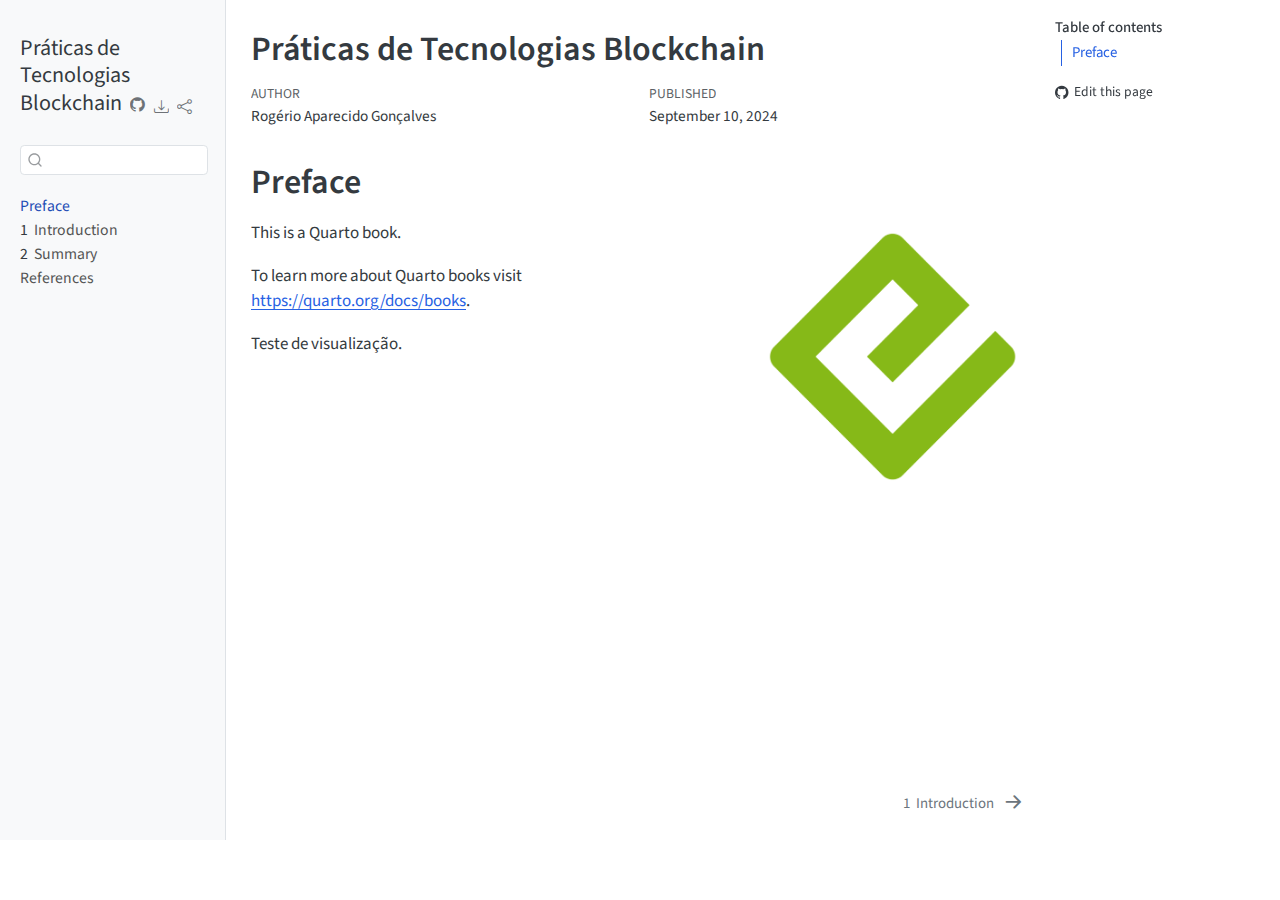
<file: index.html>
<!DOCTYPE html>
<html xmlns="http://www.w3.org/1999/xhtml" lang="en" xml:lang="en"><head>

<meta charset="utf-8">
<meta name="generator" content="quarto-1.5.57">

<meta name="viewport" content="width=device-width, initial-scale=1.0, user-scalable=yes">

<meta name="author" content="Rogério Aparecido Gonçalves">
<meta name="dcterms.date" content="2024-09-10">

<title>Práticas de Tecnologias Blockchain</title>
<style>
code{white-space: pre-wrap;}
span.smallcaps{font-variant: small-caps;}
div.columns{display: flex; gap: min(4vw, 1.5em);}
div.column{flex: auto; overflow-x: auto;}
div.hanging-indent{margin-left: 1.5em; text-indent: -1.5em;}
ul.task-list{list-style: none;}
ul.task-list li input[type="checkbox"] {
  width: 0.8em;
  margin: 0 0.8em 0.2em -1em; /* quarto-specific, see https://github.com/quarto-dev/quarto-cli/issues/4556 */ 
  vertical-align: middle;
}
</style>


<script src="site_libs/quarto-nav/quarto-nav.js"></script>
<script src="site_libs/quarto-nav/headroom.min.js"></script>
<script src="site_libs/clipboard/clipboard.min.js"></script>
<script src="site_libs/quarto-search/autocomplete.umd.js"></script>
<script src="site_libs/quarto-search/fuse.min.js"></script>
<script src="site_libs/quarto-search/quarto-search.js"></script>
<meta name="quarto:offset" content="./">
<link href="./intro.html" rel="next">
<script src="site_libs/quarto-html/quarto.js"></script>
<script src="site_libs/quarto-html/popper.min.js"></script>
<script src="site_libs/quarto-html/tippy.umd.min.js"></script>
<script src="site_libs/quarto-html/anchor.min.js"></script>
<link href="site_libs/quarto-html/tippy.css" rel="stylesheet">
<link href="site_libs/quarto-html/quarto-syntax-highlighting.css" rel="stylesheet" id="quarto-text-highlighting-styles">
<script src="site_libs/bootstrap/bootstrap.min.js"></script>
<link href="site_libs/bootstrap/bootstrap-icons.css" rel="stylesheet">
<link href="site_libs/bootstrap/bootstrap.min.css" rel="stylesheet" id="quarto-bootstrap" data-mode="light">
<script id="quarto-search-options" type="application/json">{
  "location": "sidebar",
  "copy-button": false,
  "collapse-after": 3,
  "panel-placement": "start",
  "type": "textbox",
  "limit": 50,
  "keyboard-shortcut": [
    "f",
    "/",
    "s"
  ],
  "show-item-context": false,
  "language": {
    "search-no-results-text": "No results",
    "search-matching-documents-text": "matching documents",
    "search-copy-link-title": "Copy link to search",
    "search-hide-matches-text": "Hide additional matches",
    "search-more-match-text": "more match in this document",
    "search-more-matches-text": "more matches in this document",
    "search-clear-button-title": "Clear",
    "search-text-placeholder": "",
    "search-detached-cancel-button-title": "Cancel",
    "search-submit-button-title": "Submit",
    "search-label": "Search"
  }
}</script>
<script async="" src="https://hypothes.is/embed.js"></script>
<script>
  window.document.addEventListener("DOMContentLoaded", function (_event) {
    document.body.classList.add('hypothesis-enabled');
  });
</script>


</head>

<body class="nav-sidebar docked">

<div id="quarto-search-results"></div>
  <header id="quarto-header" class="headroom fixed-top">
  <nav class="quarto-secondary-nav">
    <div class="container-fluid d-flex">
      <button type="button" class="quarto-btn-toggle btn" data-bs-toggle="collapse" role="button" data-bs-target=".quarto-sidebar-collapse-item" aria-controls="quarto-sidebar" aria-expanded="false" aria-label="Toggle sidebar navigation" onclick="if (window.quartoToggleHeadroom) { window.quartoToggleHeadroom(); }">
        <i class="bi bi-layout-text-sidebar-reverse"></i>
      </button>
        <nav class="quarto-page-breadcrumbs" aria-label="breadcrumb"><ol class="breadcrumb"><li class="breadcrumb-item"><a href="./index.html">Preface</a></li></ol></nav>
        <a class="flex-grow-1" role="navigation" data-bs-toggle="collapse" data-bs-target=".quarto-sidebar-collapse-item" aria-controls="quarto-sidebar" aria-expanded="false" aria-label="Toggle sidebar navigation" onclick="if (window.quartoToggleHeadroom) { window.quartoToggleHeadroom(); }">      
        </a>
      <button type="button" class="btn quarto-search-button" aria-label="Search" onclick="window.quartoOpenSearch();">
        <i class="bi bi-search"></i>
      </button>
    </div>
  </nav>
</header>
<!-- content -->
<div id="quarto-content" class="quarto-container page-columns page-rows-contents page-layout-article">
<!-- sidebar -->
  <nav id="quarto-sidebar" class="sidebar collapse collapse-horizontal quarto-sidebar-collapse-item sidebar-navigation docked overflow-auto">
    <div class="pt-lg-2 mt-2 text-left sidebar-header">
    <div class="sidebar-title mb-0 py-0">
      <a href="./">Práticas de Tecnologias Blockchain</a> 
        <div class="sidebar-tools-main tools-wide">
    <a href="https://github.com/rogerioag/praticas-tecnologias-blockchain" title="Source Code" class="quarto-navigation-tool px-1" aria-label="Source Code"><i class="bi bi-github"></i></a>
    <div class="dropdown">
      <a href="" title="Download" id="quarto-navigation-tool-dropdown-0" class="quarto-navigation-tool dropdown-toggle px-1" data-bs-toggle="dropdown" aria-expanded="false" role="link" aria-label="Download"><i class="bi bi-download"></i></a>
      <ul class="dropdown-menu" aria-labelledby="quarto-navigation-tool-dropdown-0">
          <li>
            <a class="dropdown-item sidebar-tools-main-item" href="./Práticas-de-Tecnologias-Blockchain.pdf">
              <i class="bi bi-file-pdf pe-1"></i>
            Download PDF
            </a>
          </li>
          <li>
            <a class="dropdown-item sidebar-tools-main-item" href="./Práticas-de-Tecnologias-Blockchain.epub">
              <i class="bi bi-journal pe-1"></i>
            Download ePub
            </a>
          </li>
      </ul>
    </div>
    <div class="dropdown">
      <a href="" title="Share" id="quarto-navigation-tool-dropdown-1" class="quarto-navigation-tool dropdown-toggle px-1" data-bs-toggle="dropdown" aria-expanded="false" role="link" aria-label="Share"><i class="bi bi-share"></i></a>
      <ul class="dropdown-menu" aria-labelledby="quarto-navigation-tool-dropdown-1">
          <li>
            <a class="dropdown-item sidebar-tools-main-item" href="https://twitter.com/intent/tweet?url=|url|">
              <i class="bi bi-twitter pe-1"></i>
            Twitter
            </a>
          </li>
          <li>
            <a class="dropdown-item sidebar-tools-main-item" href="https://www.facebook.com/sharer/sharer.php?u=|url|">
              <i class="bi bi-facebook pe-1"></i>
            Facebook
            </a>
          </li>
      </ul>
    </div>
</div>
    </div>
      </div>
        <div class="mt-2 flex-shrink-0 align-items-center">
        <div class="sidebar-search">
        <div id="quarto-search" class="" title="Search"></div>
        </div>
        </div>
    <div class="sidebar-menu-container"> 
    <ul class="list-unstyled mt-1">
        <li class="sidebar-item">
  <div class="sidebar-item-container"> 
  <a href="./index.html" class="sidebar-item-text sidebar-link active">
 <span class="menu-text">Preface</span></a>
  </div>
</li>
        <li class="sidebar-item">
  <div class="sidebar-item-container"> 
  <a href="./intro.html" class="sidebar-item-text sidebar-link">
 <span class="menu-text"><span class="chapter-number">1</span>&nbsp; <span class="chapter-title">Introduction</span></span></a>
  </div>
</li>
        <li class="sidebar-item">
  <div class="sidebar-item-container"> 
  <a href="./summary.html" class="sidebar-item-text sidebar-link">
 <span class="menu-text"><span class="chapter-number">2</span>&nbsp; <span class="chapter-title">Summary</span></span></a>
  </div>
</li>
        <li class="sidebar-item">
  <div class="sidebar-item-container"> 
  <a href="./references.html" class="sidebar-item-text sidebar-link">
 <span class="menu-text">References</span></a>
  </div>
</li>
    </ul>
    </div>
</nav>
<div id="quarto-sidebar-glass" class="quarto-sidebar-collapse-item" data-bs-toggle="collapse" data-bs-target=".quarto-sidebar-collapse-item"></div>
<!-- margin-sidebar -->
    <div id="quarto-margin-sidebar" class="sidebar margin-sidebar">
        <nav id="TOC" role="doc-toc" class="toc-active">
    <h2 id="toc-title">Table of contents</h2>
   
  <ul>
  <li><a href="#preface" id="toc-preface" class="nav-link active" data-scroll-target="#preface">Preface</a></li>
  </ul>
<div class="toc-actions"><ul><li><a href="https://github.com/rogerioag/praticas-tecnologias-blockchain/edit/main/index.qmd" class="toc-action"><i class="bi bi-github"></i>Edit this page</a></li></ul></div></nav>
    </div>
<!-- main -->
<main class="content" id="quarto-document-content">

<header id="title-block-header" class="quarto-title-block default">
<div class="quarto-title">
<h1 class="title">Práticas de Tecnologias Blockchain</h1>
</div>



<div class="quarto-title-meta">

    <div>
    <div class="quarto-title-meta-heading">Author</div>
    <div class="quarto-title-meta-contents">
             <p>Rogério Aparecido Gonçalves </p>
          </div>
  </div>
    
    <div>
    <div class="quarto-title-meta-heading">Published</div>
    <div class="quarto-title-meta-contents">
      <p class="date">September 10, 2024</p>
    </div>
  </div>
  
    
  </div>
  


</header>



<section id="preface" class="level1 unnumbered">
<h1 class="unnumbered">Preface</h1><p><img src="cover.png" title="Práticas de Tecnologias Blockchain" class="quarto-cover-image img-fluid" alt="Alternative text describing the book cover  "></p>
<p>This is a Quarto book.</p>
<p>To learn more about Quarto books visit <a href="https://quarto.org/docs/books" class="uri">https://quarto.org/docs/books</a>.</p>
<p>Teste de visualização.</p>


</section>

</main> <!-- /main -->
<script id="quarto-html-after-body" type="application/javascript">
window.document.addEventListener("DOMContentLoaded", function (event) {
  const toggleBodyColorMode = (bsSheetEl) => {
    const mode = bsSheetEl.getAttribute("data-mode");
    const bodyEl = window.document.querySelector("body");
    if (mode === "dark") {
      bodyEl.classList.add("quarto-dark");
      bodyEl.classList.remove("quarto-light");
    } else {
      bodyEl.classList.add("quarto-light");
      bodyEl.classList.remove("quarto-dark");
    }
  }
  const toggleBodyColorPrimary = () => {
    const bsSheetEl = window.document.querySelector("link#quarto-bootstrap");
    if (bsSheetEl) {
      toggleBodyColorMode(bsSheetEl);
    }
  }
  toggleBodyColorPrimary();  
  const icon = "";
  const anchorJS = new window.AnchorJS();
  anchorJS.options = {
    placement: 'right',
    icon: icon
  };
  anchorJS.add('.anchored');
  const isCodeAnnotation = (el) => {
    for (const clz of el.classList) {
      if (clz.startsWith('code-annotation-')) {                     
        return true;
      }
    }
    return false;
  }
  const onCopySuccess = function(e) {
    // button target
    const button = e.trigger;
    // don't keep focus
    button.blur();
    // flash "checked"
    button.classList.add('code-copy-button-checked');
    var currentTitle = button.getAttribute("title");
    button.setAttribute("title", "Copied!");
    let tooltip;
    if (window.bootstrap) {
      button.setAttribute("data-bs-toggle", "tooltip");
      button.setAttribute("data-bs-placement", "left");
      button.setAttribute("data-bs-title", "Copied!");
      tooltip = new bootstrap.Tooltip(button, 
        { trigger: "manual", 
          customClass: "code-copy-button-tooltip",
          offset: [0, -8]});
      tooltip.show();    
    }
    setTimeout(function() {
      if (tooltip) {
        tooltip.hide();
        button.removeAttribute("data-bs-title");
        button.removeAttribute("data-bs-toggle");
        button.removeAttribute("data-bs-placement");
      }
      button.setAttribute("title", currentTitle);
      button.classList.remove('code-copy-button-checked');
    }, 1000);
    // clear code selection
    e.clearSelection();
  }
  const getTextToCopy = function(trigger) {
      const codeEl = trigger.previousElementSibling.cloneNode(true);
      for (const childEl of codeEl.children) {
        if (isCodeAnnotation(childEl)) {
          childEl.remove();
        }
      }
      return codeEl.innerText;
  }
  const clipboard = new window.ClipboardJS('.code-copy-button:not([data-in-quarto-modal])', {
    text: getTextToCopy
  });
  clipboard.on('success', onCopySuccess);
  if (window.document.getElementById('quarto-embedded-source-code-modal')) {
    // For code content inside modals, clipBoardJS needs to be initialized with a container option
    // TODO: Check when it could be a function (https://github.com/zenorocha/clipboard.js/issues/860)
    const clipboardModal = new window.ClipboardJS('.code-copy-button[data-in-quarto-modal]', {
      text: getTextToCopy,
      container: window.document.getElementById('quarto-embedded-source-code-modal')
    });
    clipboardModal.on('success', onCopySuccess);
  }
    var localhostRegex = new RegExp(/^(?:http|https):\/\/localhost\:?[0-9]*\//);
    var mailtoRegex = new RegExp(/^mailto:/);
      var filterRegex = new RegExp('/' + window.location.host + '/');
    var isInternal = (href) => {
        return filterRegex.test(href) || localhostRegex.test(href) || mailtoRegex.test(href);
    }
    // Inspect non-navigation links and adorn them if external
 	var links = window.document.querySelectorAll('a[href]:not(.nav-link):not(.navbar-brand):not(.toc-action):not(.sidebar-link):not(.sidebar-item-toggle):not(.pagination-link):not(.no-external):not([aria-hidden]):not(.dropdown-item):not(.quarto-navigation-tool):not(.about-link)');
    for (var i=0; i<links.length; i++) {
      const link = links[i];
      if (!isInternal(link.href)) {
        // undo the damage that might have been done by quarto-nav.js in the case of
        // links that we want to consider external
        if (link.dataset.originalHref !== undefined) {
          link.href = link.dataset.originalHref;
        }
      }
    }
  function tippyHover(el, contentFn, onTriggerFn, onUntriggerFn) {
    const config = {
      allowHTML: true,
      maxWidth: 500,
      delay: 100,
      arrow: false,
      appendTo: function(el) {
          return el.parentElement;
      },
      interactive: true,
      interactiveBorder: 10,
      theme: 'quarto',
      placement: 'bottom-start',
    };
    if (contentFn) {
      config.content = contentFn;
    }
    if (onTriggerFn) {
      config.onTrigger = onTriggerFn;
    }
    if (onUntriggerFn) {
      config.onUntrigger = onUntriggerFn;
    }
    window.tippy(el, config); 
  }
  const noterefs = window.document.querySelectorAll('a[role="doc-noteref"]');
  for (var i=0; i<noterefs.length; i++) {
    const ref = noterefs[i];
    tippyHover(ref, function() {
      // use id or data attribute instead here
      let href = ref.getAttribute('data-footnote-href') || ref.getAttribute('href');
      try { href = new URL(href).hash; } catch {}
      const id = href.replace(/^#\/?/, "");
      const note = window.document.getElementById(id);
      if (note) {
        return note.innerHTML;
      } else {
        return "";
      }
    });
  }
  const xrefs = window.document.querySelectorAll('a.quarto-xref');
  const processXRef = (id, note) => {
    // Strip column container classes
    const stripColumnClz = (el) => {
      el.classList.remove("page-full", "page-columns");
      if (el.children) {
        for (const child of el.children) {
          stripColumnClz(child);
        }
      }
    }
    stripColumnClz(note)
    if (id === null || id.startsWith('sec-')) {
      // Special case sections, only their first couple elements
      const container = document.createElement("div");
      if (note.children && note.children.length > 2) {
        container.appendChild(note.children[0].cloneNode(true));
        for (let i = 1; i < note.children.length; i++) {
          const child = note.children[i];
          if (child.tagName === "P" && child.innerText === "") {
            continue;
          } else {
            container.appendChild(child.cloneNode(true));
            break;
          }
        }
        if (window.Quarto?.typesetMath) {
          window.Quarto.typesetMath(container);
        }
        return container.innerHTML
      } else {
        if (window.Quarto?.typesetMath) {
          window.Quarto.typesetMath(note);
        }
        return note.innerHTML;
      }
    } else {
      // Remove any anchor links if they are present
      const anchorLink = note.querySelector('a.anchorjs-link');
      if (anchorLink) {
        anchorLink.remove();
      }
      if (window.Quarto?.typesetMath) {
        window.Quarto.typesetMath(note);
      }
      // TODO in 1.5, we should make sure this works without a callout special case
      if (note.classList.contains("callout")) {
        return note.outerHTML;
      } else {
        return note.innerHTML;
      }
    }
  }
  for (var i=0; i<xrefs.length; i++) {
    const xref = xrefs[i];
    tippyHover(xref, undefined, function(instance) {
      instance.disable();
      let url = xref.getAttribute('href');
      let hash = undefined; 
      if (url.startsWith('#')) {
        hash = url;
      } else {
        try { hash = new URL(url).hash; } catch {}
      }
      if (hash) {
        const id = hash.replace(/^#\/?/, "");
        const note = window.document.getElementById(id);
        if (note !== null) {
          try {
            const html = processXRef(id, note.cloneNode(true));
            instance.setContent(html);
          } finally {
            instance.enable();
            instance.show();
          }
        } else {
          // See if we can fetch this
          fetch(url.split('#')[0])
          .then(res => res.text())
          .then(html => {
            const parser = new DOMParser();
            const htmlDoc = parser.parseFromString(html, "text/html");
            const note = htmlDoc.getElementById(id);
            if (note !== null) {
              const html = processXRef(id, note);
              instance.setContent(html);
            } 
          }).finally(() => {
            instance.enable();
            instance.show();
          });
        }
      } else {
        // See if we can fetch a full url (with no hash to target)
        // This is a special case and we should probably do some content thinning / targeting
        fetch(url)
        .then(res => res.text())
        .then(html => {
          const parser = new DOMParser();
          const htmlDoc = parser.parseFromString(html, "text/html");
          const note = htmlDoc.querySelector('main.content');
          if (note !== null) {
            // This should only happen for chapter cross references
            // (since there is no id in the URL)
            // remove the first header
            if (note.children.length > 0 && note.children[0].tagName === "HEADER") {
              note.children[0].remove();
            }
            const html = processXRef(null, note);
            instance.setContent(html);
          } 
        }).finally(() => {
          instance.enable();
          instance.show();
        });
      }
    }, function(instance) {
    });
  }
      let selectedAnnoteEl;
      const selectorForAnnotation = ( cell, annotation) => {
        let cellAttr = 'data-code-cell="' + cell + '"';
        let lineAttr = 'data-code-annotation="' +  annotation + '"';
        const selector = 'span[' + cellAttr + '][' + lineAttr + ']';
        return selector;
      }
      const selectCodeLines = (annoteEl) => {
        const doc = window.document;
        const targetCell = annoteEl.getAttribute("data-target-cell");
        const targetAnnotation = annoteEl.getAttribute("data-target-annotation");
        const annoteSpan = window.document.querySelector(selectorForAnnotation(targetCell, targetAnnotation));
        const lines = annoteSpan.getAttribute("data-code-lines").split(",");
        const lineIds = lines.map((line) => {
          return targetCell + "-" + line;
        })
        let top = null;
        let height = null;
        let parent = null;
        if (lineIds.length > 0) {
            //compute the position of the single el (top and bottom and make a div)
            const el = window.document.getElementById(lineIds[0]);
            top = el.offsetTop;
            height = el.offsetHeight;
            parent = el.parentElement.parentElement;
          if (lineIds.length > 1) {
            const lastEl = window.document.getElementById(lineIds[lineIds.length - 1]);
            const bottom = lastEl.offsetTop + lastEl.offsetHeight;
            height = bottom - top;
          }
          if (top !== null && height !== null && parent !== null) {
            // cook up a div (if necessary) and position it 
            let div = window.document.getElementById("code-annotation-line-highlight");
            if (div === null) {
              div = window.document.createElement("div");
              div.setAttribute("id", "code-annotation-line-highlight");
              div.style.position = 'absolute';
              parent.appendChild(div);
            }
            div.style.top = top - 2 + "px";
            div.style.height = height + 4 + "px";
            div.style.left = 0;
            let gutterDiv = window.document.getElementById("code-annotation-line-highlight-gutter");
            if (gutterDiv === null) {
              gutterDiv = window.document.createElement("div");
              gutterDiv.setAttribute("id", "code-annotation-line-highlight-gutter");
              gutterDiv.style.position = 'absolute';
              const codeCell = window.document.getElementById(targetCell);
              const gutter = codeCell.querySelector('.code-annotation-gutter');
              gutter.appendChild(gutterDiv);
            }
            gutterDiv.style.top = top - 2 + "px";
            gutterDiv.style.height = height + 4 + "px";
          }
          selectedAnnoteEl = annoteEl;
        }
      };
      const unselectCodeLines = () => {
        const elementsIds = ["code-annotation-line-highlight", "code-annotation-line-highlight-gutter"];
        elementsIds.forEach((elId) => {
          const div = window.document.getElementById(elId);
          if (div) {
            div.remove();
          }
        });
        selectedAnnoteEl = undefined;
      };
        // Handle positioning of the toggle
    window.addEventListener(
      "resize",
      throttle(() => {
        elRect = undefined;
        if (selectedAnnoteEl) {
          selectCodeLines(selectedAnnoteEl);
        }
      }, 10)
    );
    function throttle(fn, ms) {
    let throttle = false;
    let timer;
      return (...args) => {
        if(!throttle) { // first call gets through
            fn.apply(this, args);
            throttle = true;
        } else { // all the others get throttled
            if(timer) clearTimeout(timer); // cancel #2
            timer = setTimeout(() => {
              fn.apply(this, args);
              timer = throttle = false;
            }, ms);
        }
      };
    }
      // Attach click handler to the DT
      const annoteDls = window.document.querySelectorAll('dt[data-target-cell]');
      for (const annoteDlNode of annoteDls) {
        annoteDlNode.addEventListener('click', (event) => {
          const clickedEl = event.target;
          if (clickedEl !== selectedAnnoteEl) {
            unselectCodeLines();
            const activeEl = window.document.querySelector('dt[data-target-cell].code-annotation-active');
            if (activeEl) {
              activeEl.classList.remove('code-annotation-active');
            }
            selectCodeLines(clickedEl);
            clickedEl.classList.add('code-annotation-active');
          } else {
            // Unselect the line
            unselectCodeLines();
            clickedEl.classList.remove('code-annotation-active');
          }
        });
      }
  const findCites = (el) => {
    const parentEl = el.parentElement;
    if (parentEl) {
      const cites = parentEl.dataset.cites;
      if (cites) {
        return {
          el,
          cites: cites.split(' ')
        };
      } else {
        return findCites(el.parentElement)
      }
    } else {
      return undefined;
    }
  };
  var bibliorefs = window.document.querySelectorAll('a[role="doc-biblioref"]');
  for (var i=0; i<bibliorefs.length; i++) {
    const ref = bibliorefs[i];
    const citeInfo = findCites(ref);
    if (citeInfo) {
      tippyHover(citeInfo.el, function() {
        var popup = window.document.createElement('div');
        citeInfo.cites.forEach(function(cite) {
          var citeDiv = window.document.createElement('div');
          citeDiv.classList.add('hanging-indent');
          citeDiv.classList.add('csl-entry');
          var biblioDiv = window.document.getElementById('ref-' + cite);
          if (biblioDiv) {
            citeDiv.innerHTML = biblioDiv.innerHTML;
          }
          popup.appendChild(citeDiv);
        });
        return popup.innerHTML;
      });
    }
  }
});
</script>
<nav class="page-navigation">
  <div class="nav-page nav-page-previous">
  </div>
  <div class="nav-page nav-page-next">
      <a href="./intro.html" class="pagination-link" aria-label="Introduction">
        <span class="nav-page-text"><span class="chapter-number">1</span>&nbsp; <span class="chapter-title">Introduction</span></span> <i class="bi bi-arrow-right-short"></i>
      </a>
  </div>
</nav>
</div> <!-- /content -->




<footer class="footer"><div class="nav-footer"><div class="nav-footer-center"><div class="toc-actions d-sm-block d-md-none"><ul><li><a href="https://github.com/rogerioag/praticas-tecnologias-blockchain/edit/main/index.qmd" class="toc-action"><i class="bi bi-github"></i>Edit this page</a></li></ul></div></div></div></footer></body></html>
</file>
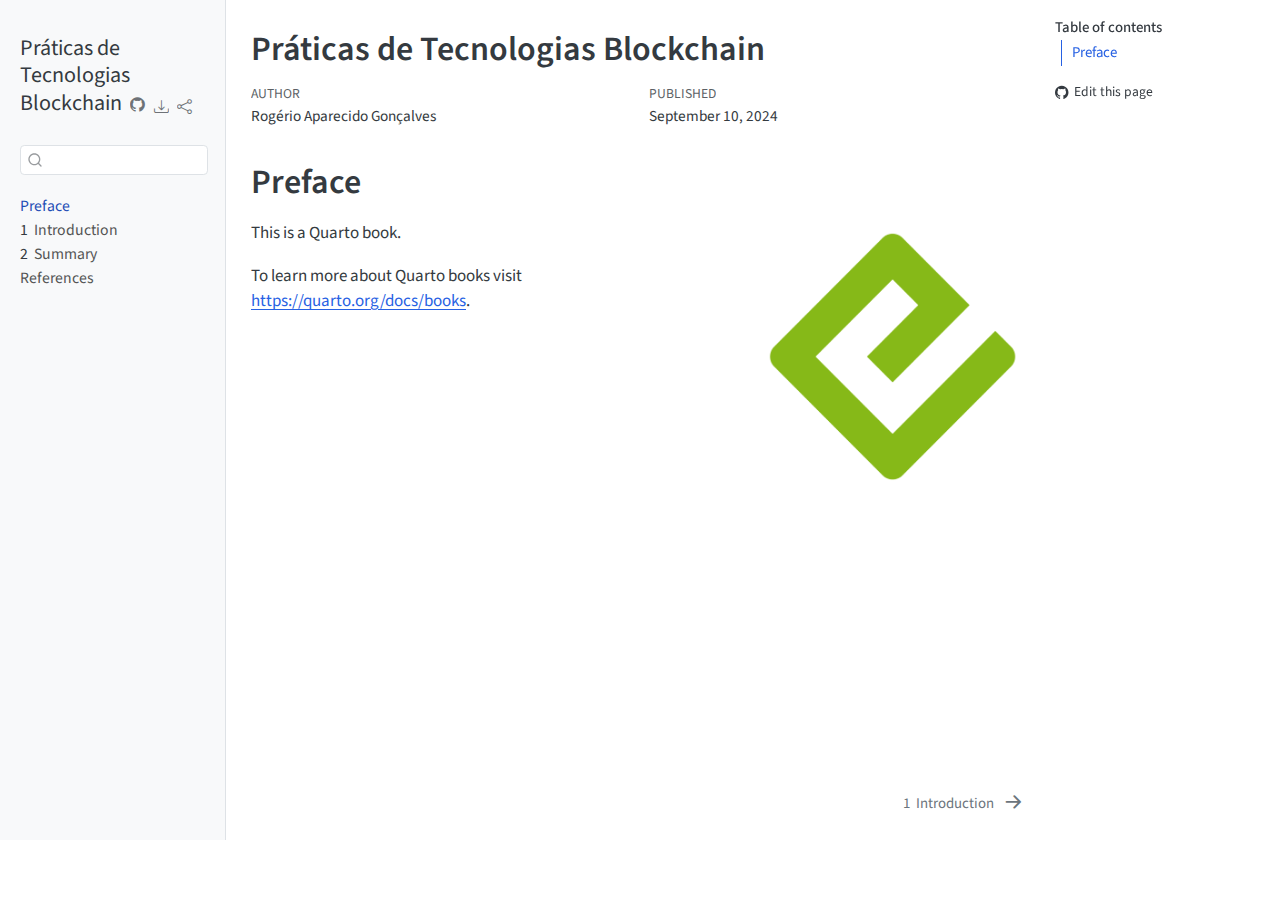
<file: _book/index.html>
<!DOCTYPE html>
<html xmlns="http://www.w3.org/1999/xhtml" lang="en" xml:lang="en"><head>

<meta charset="utf-8">
<meta name="generator" content="quarto-1.5.57">

<meta name="viewport" content="width=device-width, initial-scale=1.0, user-scalable=yes">

<meta name="author" content="Rogério Aparecido Gonçalves">
<meta name="dcterms.date" content="2024-09-10">

<title>Práticas de Tecnologias Blockchain</title>
<style>
code{white-space: pre-wrap;}
span.smallcaps{font-variant: small-caps;}
div.columns{display: flex; gap: min(4vw, 1.5em);}
div.column{flex: auto; overflow-x: auto;}
div.hanging-indent{margin-left: 1.5em; text-indent: -1.5em;}
ul.task-list{list-style: none;}
ul.task-list li input[type="checkbox"] {
  width: 0.8em;
  margin: 0 0.8em 0.2em -1em; /* quarto-specific, see https://github.com/quarto-dev/quarto-cli/issues/4556 */ 
  vertical-align: middle;
}
</style>


<script src="site_libs/quarto-nav/quarto-nav.js"></script>
<script src="site_libs/quarto-nav/headroom.min.js"></script>
<script src="site_libs/clipboard/clipboard.min.js"></script>
<script src="site_libs/quarto-search/autocomplete.umd.js"></script>
<script src="site_libs/quarto-search/fuse.min.js"></script>
<script src="site_libs/quarto-search/quarto-search.js"></script>
<meta name="quarto:offset" content="./">
<link href="./intro.html" rel="next">
<script src="site_libs/quarto-html/quarto.js"></script>
<script src="site_libs/quarto-html/popper.min.js"></script>
<script src="site_libs/quarto-html/tippy.umd.min.js"></script>
<script src="site_libs/quarto-html/anchor.min.js"></script>
<link href="site_libs/quarto-html/tippy.css" rel="stylesheet">
<link href="site_libs/quarto-html/quarto-syntax-highlighting.css" rel="stylesheet" id="quarto-text-highlighting-styles">
<script src="site_libs/bootstrap/bootstrap.min.js"></script>
<link href="site_libs/bootstrap/bootstrap-icons.css" rel="stylesheet">
<link href="site_libs/bootstrap/bootstrap.min.css" rel="stylesheet" id="quarto-bootstrap" data-mode="light">
<script id="quarto-search-options" type="application/json">{
  "location": "sidebar",
  "copy-button": false,
  "collapse-after": 3,
  "panel-placement": "start",
  "type": "textbox",
  "limit": 50,
  "keyboard-shortcut": [
    "f",
    "/",
    "s"
  ],
  "show-item-context": false,
  "language": {
    "search-no-results-text": "No results",
    "search-matching-documents-text": "matching documents",
    "search-copy-link-title": "Copy link to search",
    "search-hide-matches-text": "Hide additional matches",
    "search-more-match-text": "more match in this document",
    "search-more-matches-text": "more matches in this document",
    "search-clear-button-title": "Clear",
    "search-text-placeholder": "",
    "search-detached-cancel-button-title": "Cancel",
    "search-submit-button-title": "Submit",
    "search-label": "Search"
  }
}</script>
<script async="" src="https://hypothes.is/embed.js"></script>
<script>
  window.document.addEventListener("DOMContentLoaded", function (_event) {
    document.body.classList.add('hypothesis-enabled');
  });
</script>


</head>

<body class="nav-sidebar docked">

<div id="quarto-search-results"></div>
  <header id="quarto-header" class="headroom fixed-top">
  <nav class="quarto-secondary-nav">
    <div class="container-fluid d-flex">
      <button type="button" class="quarto-btn-toggle btn" data-bs-toggle="collapse" role="button" data-bs-target=".quarto-sidebar-collapse-item" aria-controls="quarto-sidebar" aria-expanded="false" aria-label="Toggle sidebar navigation" onclick="if (window.quartoToggleHeadroom) { window.quartoToggleHeadroom(); }">
        <i class="bi bi-layout-text-sidebar-reverse"></i>
      </button>
        <nav class="quarto-page-breadcrumbs" aria-label="breadcrumb"><ol class="breadcrumb"><li class="breadcrumb-item"><a href="./index.html">Preface</a></li></ol></nav>
        <a class="flex-grow-1" role="navigation" data-bs-toggle="collapse" data-bs-target=".quarto-sidebar-collapse-item" aria-controls="quarto-sidebar" aria-expanded="false" aria-label="Toggle sidebar navigation" onclick="if (window.quartoToggleHeadroom) { window.quartoToggleHeadroom(); }">      
        </a>
      <button type="button" class="btn quarto-search-button" aria-label="Search" onclick="window.quartoOpenSearch();">
        <i class="bi bi-search"></i>
      </button>
    </div>
  </nav>
</header>
<!-- content -->
<div id="quarto-content" class="quarto-container page-columns page-rows-contents page-layout-article">
<!-- sidebar -->
  <nav id="quarto-sidebar" class="sidebar collapse collapse-horizontal quarto-sidebar-collapse-item sidebar-navigation docked overflow-auto">
    <div class="pt-lg-2 mt-2 text-left sidebar-header">
    <div class="sidebar-title mb-0 py-0">
      <a href="./">Práticas de Tecnologias Blockchain</a> 
        <div class="sidebar-tools-main tools-wide">
    <a href="https://github.com/jjallaire/hopr/" title="Source Code" class="quarto-navigation-tool px-1" aria-label="Source Code"><i class="bi bi-github"></i></a>
    <div class="dropdown">
      <a href="" title="Download" id="quarto-navigation-tool-dropdown-0" class="quarto-navigation-tool dropdown-toggle px-1" data-bs-toggle="dropdown" aria-expanded="false" role="link" aria-label="Download"><i class="bi bi-download"></i></a>
      <ul class="dropdown-menu" aria-labelledby="quarto-navigation-tool-dropdown-0">
          <li>
            <a class="dropdown-item sidebar-tools-main-item" href="./Práticas-de-Tecnologias-Blockchain.pdf">
              <i class="bi bi-file-pdf pe-1"></i>
            Download PDF
            </a>
          </li>
          <li>
            <a class="dropdown-item sidebar-tools-main-item" href="./Práticas-de-Tecnologias-Blockchain.epub">
              <i class="bi bi-journal pe-1"></i>
            Download ePub
            </a>
          </li>
      </ul>
    </div>
    <div class="dropdown">
      <a href="" title="Share" id="quarto-navigation-tool-dropdown-1" class="quarto-navigation-tool dropdown-toggle px-1" data-bs-toggle="dropdown" aria-expanded="false" role="link" aria-label="Share"><i class="bi bi-share"></i></a>
      <ul class="dropdown-menu" aria-labelledby="quarto-navigation-tool-dropdown-1">
          <li>
            <a class="dropdown-item sidebar-tools-main-item" href="https://twitter.com/intent/tweet?url=|url|">
              <i class="bi bi-twitter pe-1"></i>
            Twitter
            </a>
          </li>
          <li>
            <a class="dropdown-item sidebar-tools-main-item" href="https://www.facebook.com/sharer/sharer.php?u=|url|">
              <i class="bi bi-facebook pe-1"></i>
            Facebook
            </a>
          </li>
      </ul>
    </div>
</div>
    </div>
      </div>
        <div class="mt-2 flex-shrink-0 align-items-center">
        <div class="sidebar-search">
        <div id="quarto-search" class="" title="Search"></div>
        </div>
        </div>
    <div class="sidebar-menu-container"> 
    <ul class="list-unstyled mt-1">
        <li class="sidebar-item">
  <div class="sidebar-item-container"> 
  <a href="./index.html" class="sidebar-item-text sidebar-link active">
 <span class="menu-text">Preface</span></a>
  </div>
</li>
        <li class="sidebar-item">
  <div class="sidebar-item-container"> 
  <a href="./intro.html" class="sidebar-item-text sidebar-link">
 <span class="menu-text"><span class="chapter-number">1</span>&nbsp; <span class="chapter-title">Introduction</span></span></a>
  </div>
</li>
        <li class="sidebar-item">
  <div class="sidebar-item-container"> 
  <a href="./summary.html" class="sidebar-item-text sidebar-link">
 <span class="menu-text"><span class="chapter-number">2</span>&nbsp; <span class="chapter-title">Summary</span></span></a>
  </div>
</li>
        <li class="sidebar-item">
  <div class="sidebar-item-container"> 
  <a href="./references.html" class="sidebar-item-text sidebar-link">
 <span class="menu-text">References</span></a>
  </div>
</li>
    </ul>
    </div>
</nav>
<div id="quarto-sidebar-glass" class="quarto-sidebar-collapse-item" data-bs-toggle="collapse" data-bs-target=".quarto-sidebar-collapse-item"></div>
<!-- margin-sidebar -->
    <div id="quarto-margin-sidebar" class="sidebar margin-sidebar">
        <nav id="TOC" role="doc-toc" class="toc-active">
    <h2 id="toc-title">Table of contents</h2>
   
  <ul>
  <li><a href="#preface" id="toc-preface" class="nav-link active" data-scroll-target="#preface">Preface</a></li>
  </ul>
<div class="toc-actions"><ul><li><a href="https://github.com/jjallaire/hopr/edit/main/index.qmd" class="toc-action"><i class="bi bi-github"></i>Edit this page</a></li></ul></div></nav>
    </div>
<!-- main -->
<main class="content" id="quarto-document-content">

<header id="title-block-header" class="quarto-title-block default">
<div class="quarto-title">
<h1 class="title">Práticas de Tecnologias Blockchain</h1>
</div>



<div class="quarto-title-meta">

    <div>
    <div class="quarto-title-meta-heading">Author</div>
    <div class="quarto-title-meta-contents">
             <p>Rogério Aparecido Gonçalves </p>
          </div>
  </div>
    
    <div>
    <div class="quarto-title-meta-heading">Published</div>
    <div class="quarto-title-meta-contents">
      <p class="date">September 10, 2024</p>
    </div>
  </div>
  
    
  </div>
  


</header>



<section id="preface" class="level1 unnumbered">
<h1 class="unnumbered">Preface</h1><p><img src="cover.png" title="Práticas de Tecnologias Blockchain" class="quarto-cover-image img-fluid" alt="Alternative text describing the book cover  "></p>
<p>This is a Quarto book.</p>
<p>To learn more about Quarto books visit <a href="https://quarto.org/docs/books" class="uri">https://quarto.org/docs/books</a>.</p>


</section>

</main> <!-- /main -->
<script id="quarto-html-after-body" type="application/javascript">
window.document.addEventListener("DOMContentLoaded", function (event) {
  const toggleBodyColorMode = (bsSheetEl) => {
    const mode = bsSheetEl.getAttribute("data-mode");
    const bodyEl = window.document.querySelector("body");
    if (mode === "dark") {
      bodyEl.classList.add("quarto-dark");
      bodyEl.classList.remove("quarto-light");
    } else {
      bodyEl.classList.add("quarto-light");
      bodyEl.classList.remove("quarto-dark");
    }
  }
  const toggleBodyColorPrimary = () => {
    const bsSheetEl = window.document.querySelector("link#quarto-bootstrap");
    if (bsSheetEl) {
      toggleBodyColorMode(bsSheetEl);
    }
  }
  toggleBodyColorPrimary();  
  const icon = "";
  const anchorJS = new window.AnchorJS();
  anchorJS.options = {
    placement: 'right',
    icon: icon
  };
  anchorJS.add('.anchored');
  const isCodeAnnotation = (el) => {
    for (const clz of el.classList) {
      if (clz.startsWith('code-annotation-')) {                     
        return true;
      }
    }
    return false;
  }
  const onCopySuccess = function(e) {
    // button target
    const button = e.trigger;
    // don't keep focus
    button.blur();
    // flash "checked"
    button.classList.add('code-copy-button-checked');
    var currentTitle = button.getAttribute("title");
    button.setAttribute("title", "Copied!");
    let tooltip;
    if (window.bootstrap) {
      button.setAttribute("data-bs-toggle", "tooltip");
      button.setAttribute("data-bs-placement", "left");
      button.setAttribute("data-bs-title", "Copied!");
      tooltip = new bootstrap.Tooltip(button, 
        { trigger: "manual", 
          customClass: "code-copy-button-tooltip",
          offset: [0, -8]});
      tooltip.show();    
    }
    setTimeout(function() {
      if (tooltip) {
        tooltip.hide();
        button.removeAttribute("data-bs-title");
        button.removeAttribute("data-bs-toggle");
        button.removeAttribute("data-bs-placement");
      }
      button.setAttribute("title", currentTitle);
      button.classList.remove('code-copy-button-checked');
    }, 1000);
    // clear code selection
    e.clearSelection();
  }
  const getTextToCopy = function(trigger) {
      const codeEl = trigger.previousElementSibling.cloneNode(true);
      for (const childEl of codeEl.children) {
        if (isCodeAnnotation(childEl)) {
          childEl.remove();
        }
      }
      return codeEl.innerText;
  }
  const clipboard = new window.ClipboardJS('.code-copy-button:not([data-in-quarto-modal])', {
    text: getTextToCopy
  });
  clipboard.on('success', onCopySuccess);
  if (window.document.getElementById('quarto-embedded-source-code-modal')) {
    // For code content inside modals, clipBoardJS needs to be initialized with a container option
    // TODO: Check when it could be a function (https://github.com/zenorocha/clipboard.js/issues/860)
    const clipboardModal = new window.ClipboardJS('.code-copy-button[data-in-quarto-modal]', {
      text: getTextToCopy,
      container: window.document.getElementById('quarto-embedded-source-code-modal')
    });
    clipboardModal.on('success', onCopySuccess);
  }
    var localhostRegex = new RegExp(/^(?:http|https):\/\/localhost\:?[0-9]*\//);
    var mailtoRegex = new RegExp(/^mailto:/);
      var filterRegex = new RegExp('/' + window.location.host + '/');
    var isInternal = (href) => {
        return filterRegex.test(href) || localhostRegex.test(href) || mailtoRegex.test(href);
    }
    // Inspect non-navigation links and adorn them if external
 	var links = window.document.querySelectorAll('a[href]:not(.nav-link):not(.navbar-brand):not(.toc-action):not(.sidebar-link):not(.sidebar-item-toggle):not(.pagination-link):not(.no-external):not([aria-hidden]):not(.dropdown-item):not(.quarto-navigation-tool):not(.about-link)');
    for (var i=0; i<links.length; i++) {
      const link = links[i];
      if (!isInternal(link.href)) {
        // undo the damage that might have been done by quarto-nav.js in the case of
        // links that we want to consider external
        if (link.dataset.originalHref !== undefined) {
          link.href = link.dataset.originalHref;
        }
      }
    }
  function tippyHover(el, contentFn, onTriggerFn, onUntriggerFn) {
    const config = {
      allowHTML: true,
      maxWidth: 500,
      delay: 100,
      arrow: false,
      appendTo: function(el) {
          return el.parentElement;
      },
      interactive: true,
      interactiveBorder: 10,
      theme: 'quarto',
      placement: 'bottom-start',
    };
    if (contentFn) {
      config.content = contentFn;
    }
    if (onTriggerFn) {
      config.onTrigger = onTriggerFn;
    }
    if (onUntriggerFn) {
      config.onUntrigger = onUntriggerFn;
    }
    window.tippy(el, config); 
  }
  const noterefs = window.document.querySelectorAll('a[role="doc-noteref"]');
  for (var i=0; i<noterefs.length; i++) {
    const ref = noterefs[i];
    tippyHover(ref, function() {
      // use id or data attribute instead here
      let href = ref.getAttribute('data-footnote-href') || ref.getAttribute('href');
      try { href = new URL(href).hash; } catch {}
      const id = href.replace(/^#\/?/, "");
      const note = window.document.getElementById(id);
      if (note) {
        return note.innerHTML;
      } else {
        return "";
      }
    });
  }
  const xrefs = window.document.querySelectorAll('a.quarto-xref');
  const processXRef = (id, note) => {
    // Strip column container classes
    const stripColumnClz = (el) => {
      el.classList.remove("page-full", "page-columns");
      if (el.children) {
        for (const child of el.children) {
          stripColumnClz(child);
        }
      }
    }
    stripColumnClz(note)
    if (id === null || id.startsWith('sec-')) {
      // Special case sections, only their first couple elements
      const container = document.createElement("div");
      if (note.children && note.children.length > 2) {
        container.appendChild(note.children[0].cloneNode(true));
        for (let i = 1; i < note.children.length; i++) {
          const child = note.children[i];
          if (child.tagName === "P" && child.innerText === "") {
            continue;
          } else {
            container.appendChild(child.cloneNode(true));
            break;
          }
        }
        if (window.Quarto?.typesetMath) {
          window.Quarto.typesetMath(container);
        }
        return container.innerHTML
      } else {
        if (window.Quarto?.typesetMath) {
          window.Quarto.typesetMath(note);
        }
        return note.innerHTML;
      }
    } else {
      // Remove any anchor links if they are present
      const anchorLink = note.querySelector('a.anchorjs-link');
      if (anchorLink) {
        anchorLink.remove();
      }
      if (window.Quarto?.typesetMath) {
        window.Quarto.typesetMath(note);
      }
      // TODO in 1.5, we should make sure this works without a callout special case
      if (note.classList.contains("callout")) {
        return note.outerHTML;
      } else {
        return note.innerHTML;
      }
    }
  }
  for (var i=0; i<xrefs.length; i++) {
    const xref = xrefs[i];
    tippyHover(xref, undefined, function(instance) {
      instance.disable();
      let url = xref.getAttribute('href');
      let hash = undefined; 
      if (url.startsWith('#')) {
        hash = url;
      } else {
        try { hash = new URL(url).hash; } catch {}
      }
      if (hash) {
        const id = hash.replace(/^#\/?/, "");
        const note = window.document.getElementById(id);
        if (note !== null) {
          try {
            const html = processXRef(id, note.cloneNode(true));
            instance.setContent(html);
          } finally {
            instance.enable();
            instance.show();
          }
        } else {
          // See if we can fetch this
          fetch(url.split('#')[0])
          .then(res => res.text())
          .then(html => {
            const parser = new DOMParser();
            const htmlDoc = parser.parseFromString(html, "text/html");
            const note = htmlDoc.getElementById(id);
            if (note !== null) {
              const html = processXRef(id, note);
              instance.setContent(html);
            } 
          }).finally(() => {
            instance.enable();
            instance.show();
          });
        }
      } else {
        // See if we can fetch a full url (with no hash to target)
        // This is a special case and we should probably do some content thinning / targeting
        fetch(url)
        .then(res => res.text())
        .then(html => {
          const parser = new DOMParser();
          const htmlDoc = parser.parseFromString(html, "text/html");
          const note = htmlDoc.querySelector('main.content');
          if (note !== null) {
            // This should only happen for chapter cross references
            // (since there is no id in the URL)
            // remove the first header
            if (note.children.length > 0 && note.children[0].tagName === "HEADER") {
              note.children[0].remove();
            }
            const html = processXRef(null, note);
            instance.setContent(html);
          } 
        }).finally(() => {
          instance.enable();
          instance.show();
        });
      }
    }, function(instance) {
    });
  }
      let selectedAnnoteEl;
      const selectorForAnnotation = ( cell, annotation) => {
        let cellAttr = 'data-code-cell="' + cell + '"';
        let lineAttr = 'data-code-annotation="' +  annotation + '"';
        const selector = 'span[' + cellAttr + '][' + lineAttr + ']';
        return selector;
      }
      const selectCodeLines = (annoteEl) => {
        const doc = window.document;
        const targetCell = annoteEl.getAttribute("data-target-cell");
        const targetAnnotation = annoteEl.getAttribute("data-target-annotation");
        const annoteSpan = window.document.querySelector(selectorForAnnotation(targetCell, targetAnnotation));
        const lines = annoteSpan.getAttribute("data-code-lines").split(",");
        const lineIds = lines.map((line) => {
          return targetCell + "-" + line;
        })
        let top = null;
        let height = null;
        let parent = null;
        if (lineIds.length > 0) {
            //compute the position of the single el (top and bottom and make a div)
            const el = window.document.getElementById(lineIds[0]);
            top = el.offsetTop;
            height = el.offsetHeight;
            parent = el.parentElement.parentElement;
          if (lineIds.length > 1) {
            const lastEl = window.document.getElementById(lineIds[lineIds.length - 1]);
            const bottom = lastEl.offsetTop + lastEl.offsetHeight;
            height = bottom - top;
          }
          if (top !== null && height !== null && parent !== null) {
            // cook up a div (if necessary) and position it 
            let div = window.document.getElementById("code-annotation-line-highlight");
            if (div === null) {
              div = window.document.createElement("div");
              div.setAttribute("id", "code-annotation-line-highlight");
              div.style.position = 'absolute';
              parent.appendChild(div);
            }
            div.style.top = top - 2 + "px";
            div.style.height = height + 4 + "px";
            div.style.left = 0;
            let gutterDiv = window.document.getElementById("code-annotation-line-highlight-gutter");
            if (gutterDiv === null) {
              gutterDiv = window.document.createElement("div");
              gutterDiv.setAttribute("id", "code-annotation-line-highlight-gutter");
              gutterDiv.style.position = 'absolute';
              const codeCell = window.document.getElementById(targetCell);
              const gutter = codeCell.querySelector('.code-annotation-gutter');
              gutter.appendChild(gutterDiv);
            }
            gutterDiv.style.top = top - 2 + "px";
            gutterDiv.style.height = height + 4 + "px";
          }
          selectedAnnoteEl = annoteEl;
        }
      };
      const unselectCodeLines = () => {
        const elementsIds = ["code-annotation-line-highlight", "code-annotation-line-highlight-gutter"];
        elementsIds.forEach((elId) => {
          const div = window.document.getElementById(elId);
          if (div) {
            div.remove();
          }
        });
        selectedAnnoteEl = undefined;
      };
        // Handle positioning of the toggle
    window.addEventListener(
      "resize",
      throttle(() => {
        elRect = undefined;
        if (selectedAnnoteEl) {
          selectCodeLines(selectedAnnoteEl);
        }
      }, 10)
    );
    function throttle(fn, ms) {
    let throttle = false;
    let timer;
      return (...args) => {
        if(!throttle) { // first call gets through
            fn.apply(this, args);
            throttle = true;
        } else { // all the others get throttled
            if(timer) clearTimeout(timer); // cancel #2
            timer = setTimeout(() => {
              fn.apply(this, args);
              timer = throttle = false;
            }, ms);
        }
      };
    }
      // Attach click handler to the DT
      const annoteDls = window.document.querySelectorAll('dt[data-target-cell]');
      for (const annoteDlNode of annoteDls) {
        annoteDlNode.addEventListener('click', (event) => {
          const clickedEl = event.target;
          if (clickedEl !== selectedAnnoteEl) {
            unselectCodeLines();
            const activeEl = window.document.querySelector('dt[data-target-cell].code-annotation-active');
            if (activeEl) {
              activeEl.classList.remove('code-annotation-active');
            }
            selectCodeLines(clickedEl);
            clickedEl.classList.add('code-annotation-active');
          } else {
            // Unselect the line
            unselectCodeLines();
            clickedEl.classList.remove('code-annotation-active');
          }
        });
      }
  const findCites = (el) => {
    const parentEl = el.parentElement;
    if (parentEl) {
      const cites = parentEl.dataset.cites;
      if (cites) {
        return {
          el,
          cites: cites.split(' ')
        };
      } else {
        return findCites(el.parentElement)
      }
    } else {
      return undefined;
    }
  };
  var bibliorefs = window.document.querySelectorAll('a[role="doc-biblioref"]');
  for (var i=0; i<bibliorefs.length; i++) {
    const ref = bibliorefs[i];
    const citeInfo = findCites(ref);
    if (citeInfo) {
      tippyHover(citeInfo.el, function() {
        var popup = window.document.createElement('div');
        citeInfo.cites.forEach(function(cite) {
          var citeDiv = window.document.createElement('div');
          citeDiv.classList.add('hanging-indent');
          citeDiv.classList.add('csl-entry');
          var biblioDiv = window.document.getElementById('ref-' + cite);
          if (biblioDiv) {
            citeDiv.innerHTML = biblioDiv.innerHTML;
          }
          popup.appendChild(citeDiv);
        });
        return popup.innerHTML;
      });
    }
  }
});
</script>
<nav class="page-navigation">
  <div class="nav-page nav-page-previous">
  </div>
  <div class="nav-page nav-page-next">
      <a href="./intro.html" class="pagination-link" aria-label="Introduction">
        <span class="nav-page-text"><span class="chapter-number">1</span>&nbsp; <span class="chapter-title">Introduction</span></span> <i class="bi bi-arrow-right-short"></i>
      </a>
  </div>
</nav>
</div> <!-- /content -->




<footer class="footer"><div class="nav-footer"><div class="nav-footer-center"><div class="toc-actions d-sm-block d-md-none"><ul><li><a href="https://github.com/jjallaire/hopr/edit/main/index.qmd" class="toc-action"><i class="bi bi-github"></i>Edit this page</a></li></ul></div></div></div></footer></body></html>
</file>
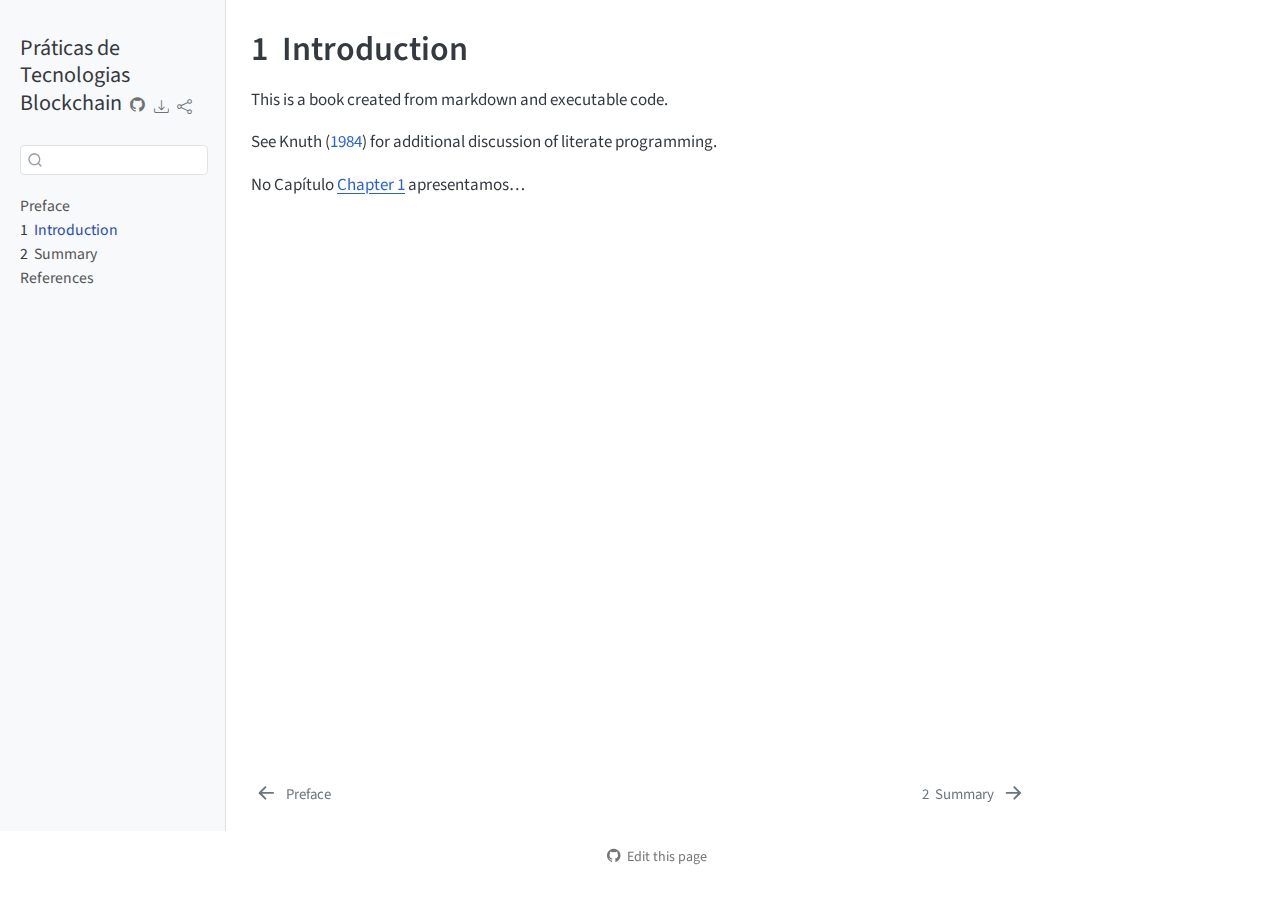
<file: intro.html>
<!DOCTYPE html>
<html xmlns="http://www.w3.org/1999/xhtml" lang="en" xml:lang="en"><head>

<meta charset="utf-8">
<meta name="generator" content="quarto-1.5.57">

<meta name="viewport" content="width=device-width, initial-scale=1.0, user-scalable=yes">


<title>1&nbsp; Introduction – Práticas de Tecnologias Blockchain</title>
<style>
code{white-space: pre-wrap;}
span.smallcaps{font-variant: small-caps;}
div.columns{display: flex; gap: min(4vw, 1.5em);}
div.column{flex: auto; overflow-x: auto;}
div.hanging-indent{margin-left: 1.5em; text-indent: -1.5em;}
ul.task-list{list-style: none;}
ul.task-list li input[type="checkbox"] {
  width: 0.8em;
  margin: 0 0.8em 0.2em -1em; /* quarto-specific, see https://github.com/quarto-dev/quarto-cli/issues/4556 */ 
  vertical-align: middle;
}
/* CSS for citations */
div.csl-bib-body { }
div.csl-entry {
  clear: both;
  margin-bottom: 0em;
}
.hanging-indent div.csl-entry {
  margin-left:2em;
  text-indent:-2em;
}
div.csl-left-margin {
  min-width:2em;
  float:left;
}
div.csl-right-inline {
  margin-left:2em;
  padding-left:1em;
}
div.csl-indent {
  margin-left: 2em;
}</style>


<script src="site_libs/quarto-nav/quarto-nav.js"></script>
<script src="site_libs/quarto-nav/headroom.min.js"></script>
<script src="site_libs/clipboard/clipboard.min.js"></script>
<script src="site_libs/quarto-search/autocomplete.umd.js"></script>
<script src="site_libs/quarto-search/fuse.min.js"></script>
<script src="site_libs/quarto-search/quarto-search.js"></script>
<meta name="quarto:offset" content="./">
<link href="./summary.html" rel="next">
<link href="./index.html" rel="prev">
<script src="site_libs/quarto-html/quarto.js"></script>
<script src="site_libs/quarto-html/popper.min.js"></script>
<script src="site_libs/quarto-html/tippy.umd.min.js"></script>
<script src="site_libs/quarto-html/anchor.min.js"></script>
<link href="site_libs/quarto-html/tippy.css" rel="stylesheet">
<link href="site_libs/quarto-html/quarto-syntax-highlighting.css" rel="stylesheet" id="quarto-text-highlighting-styles">
<script src="site_libs/bootstrap/bootstrap.min.js"></script>
<link href="site_libs/bootstrap/bootstrap-icons.css" rel="stylesheet">
<link href="site_libs/bootstrap/bootstrap.min.css" rel="stylesheet" id="quarto-bootstrap" data-mode="light">
<script id="quarto-search-options" type="application/json">{
  "location": "sidebar",
  "copy-button": false,
  "collapse-after": 3,
  "panel-placement": "start",
  "type": "textbox",
  "limit": 50,
  "keyboard-shortcut": [
    "f",
    "/",
    "s"
  ],
  "show-item-context": false,
  "language": {
    "search-no-results-text": "No results",
    "search-matching-documents-text": "matching documents",
    "search-copy-link-title": "Copy link to search",
    "search-hide-matches-text": "Hide additional matches",
    "search-more-match-text": "more match in this document",
    "search-more-matches-text": "more matches in this document",
    "search-clear-button-title": "Clear",
    "search-text-placeholder": "",
    "search-detached-cancel-button-title": "Cancel",
    "search-submit-button-title": "Submit",
    "search-label": "Search"
  }
}</script>
<script async="" src="https://hypothes.is/embed.js"></script>
<script>
  window.document.addEventListener("DOMContentLoaded", function (_event) {
    document.body.classList.add('hypothesis-enabled');
  });
</script>


</head>

<body class="nav-sidebar docked">

<div id="quarto-search-results"></div>
  <header id="quarto-header" class="headroom fixed-top">
  <nav class="quarto-secondary-nav">
    <div class="container-fluid d-flex">
      <button type="button" class="quarto-btn-toggle btn" data-bs-toggle="collapse" role="button" data-bs-target=".quarto-sidebar-collapse-item" aria-controls="quarto-sidebar" aria-expanded="false" aria-label="Toggle sidebar navigation" onclick="if (window.quartoToggleHeadroom) { window.quartoToggleHeadroom(); }">
        <i class="bi bi-layout-text-sidebar-reverse"></i>
      </button>
        <nav class="quarto-page-breadcrumbs" aria-label="breadcrumb"><ol class="breadcrumb"><li class="breadcrumb-item"><a href="./intro.html"><span class="chapter-number">1</span>&nbsp; <span class="chapter-title">Introduction</span></a></li></ol></nav>
        <a class="flex-grow-1" role="navigation" data-bs-toggle="collapse" data-bs-target=".quarto-sidebar-collapse-item" aria-controls="quarto-sidebar" aria-expanded="false" aria-label="Toggle sidebar navigation" onclick="if (window.quartoToggleHeadroom) { window.quartoToggleHeadroom(); }">      
        </a>
      <button type="button" class="btn quarto-search-button" aria-label="Search" onclick="window.quartoOpenSearch();">
        <i class="bi bi-search"></i>
      </button>
    </div>
  </nav>
</header>
<!-- content -->
<div id="quarto-content" class="quarto-container page-columns page-rows-contents page-layout-article">
<!-- sidebar -->
  <nav id="quarto-sidebar" class="sidebar collapse collapse-horizontal quarto-sidebar-collapse-item sidebar-navigation docked overflow-auto">
    <div class="pt-lg-2 mt-2 text-left sidebar-header">
    <div class="sidebar-title mb-0 py-0">
      <a href="./">Práticas de Tecnologias Blockchain</a> 
        <div class="sidebar-tools-main tools-wide">
    <a href="https://github.com/rogerioag/praticas-tecnologias-blockchain" title="Source Code" class="quarto-navigation-tool px-1" aria-label="Source Code"><i class="bi bi-github"></i></a>
    <div class="dropdown">
      <a href="" title="Download" id="quarto-navigation-tool-dropdown-0" class="quarto-navigation-tool dropdown-toggle px-1" data-bs-toggle="dropdown" aria-expanded="false" role="link" aria-label="Download"><i class="bi bi-download"></i></a>
      <ul class="dropdown-menu" aria-labelledby="quarto-navigation-tool-dropdown-0">
          <li>
            <a class="dropdown-item sidebar-tools-main-item" href="./Práticas-de-Tecnologias-Blockchain.pdf">
              <i class="bi bi-file-pdf pe-1"></i>
            Download PDF
            </a>
          </li>
          <li>
            <a class="dropdown-item sidebar-tools-main-item" href="./Práticas-de-Tecnologias-Blockchain.epub">
              <i class="bi bi-journal pe-1"></i>
            Download ePub
            </a>
          </li>
      </ul>
    </div>
    <div class="dropdown">
      <a href="" title="Share" id="quarto-navigation-tool-dropdown-1" class="quarto-navigation-tool dropdown-toggle px-1" data-bs-toggle="dropdown" aria-expanded="false" role="link" aria-label="Share"><i class="bi bi-share"></i></a>
      <ul class="dropdown-menu" aria-labelledby="quarto-navigation-tool-dropdown-1">
          <li>
            <a class="dropdown-item sidebar-tools-main-item" href="https://twitter.com/intent/tweet?url=|url|">
              <i class="bi bi-twitter pe-1"></i>
            Twitter
            </a>
          </li>
          <li>
            <a class="dropdown-item sidebar-tools-main-item" href="https://www.facebook.com/sharer/sharer.php?u=|url|">
              <i class="bi bi-facebook pe-1"></i>
            Facebook
            </a>
          </li>
      </ul>
    </div>
</div>
    </div>
      </div>
        <div class="mt-2 flex-shrink-0 align-items-center">
        <div class="sidebar-search">
        <div id="quarto-search" class="" title="Search"></div>
        </div>
        </div>
    <div class="sidebar-menu-container"> 
    <ul class="list-unstyled mt-1">
        <li class="sidebar-item">
  <div class="sidebar-item-container"> 
  <a href="./index.html" class="sidebar-item-text sidebar-link">
 <span class="menu-text">Preface</span></a>
  </div>
</li>
        <li class="sidebar-item">
  <div class="sidebar-item-container"> 
  <a href="./intro.html" class="sidebar-item-text sidebar-link active">
 <span class="menu-text"><span class="chapter-number">1</span>&nbsp; <span class="chapter-title">Introduction</span></span></a>
  </div>
</li>
        <li class="sidebar-item">
  <div class="sidebar-item-container"> 
  <a href="./summary.html" class="sidebar-item-text sidebar-link">
 <span class="menu-text"><span class="chapter-number">2</span>&nbsp; <span class="chapter-title">Summary</span></span></a>
  </div>
</li>
        <li class="sidebar-item">
  <div class="sidebar-item-container"> 
  <a href="./references.html" class="sidebar-item-text sidebar-link">
 <span class="menu-text">References</span></a>
  </div>
</li>
    </ul>
    </div>
</nav>
<div id="quarto-sidebar-glass" class="quarto-sidebar-collapse-item" data-bs-toggle="collapse" data-bs-target=".quarto-sidebar-collapse-item"></div>
<!-- margin-sidebar -->
    <div id="quarto-margin-sidebar" class="sidebar margin-sidebar zindex-bottom">
        
    </div>
<!-- main -->
<main class="content" id="quarto-document-content">

<header id="title-block-header" class="quarto-title-block default">
<div class="quarto-title">
<h1 class="title"><span id="sec-introduction" class="quarto-section-identifier"><span class="chapter-number">1</span>&nbsp; <span class="chapter-title">Introduction</span></span></h1>
</div>



<div class="quarto-title-meta">

    
  
    
  </div>
  


</header>


<p>This is a book created from markdown and executable code.</p>
<p>See <span class="citation" data-cites="knuth84">Knuth (<a href="references.html#ref-knuth84" role="doc-biblioref">1984</a>)</span> for additional discussion of literate programming.</p>
<p>No Capítulo <a href="#sec-introduction" class="quarto-xref"><span>Chapter 1</span></a> apresentamos…</p>


<div id="refs" class="references csl-bib-body hanging-indent" data-entry-spacing="0" role="list" style="display: none">
<div id="ref-knuth84" class="csl-entry" role="listitem">
Knuth, Donald E. 1984. <span>“Literate Programming.”</span> <em>Comput. J.</em> 27 (2): 97–111. <a href="https://doi.org/10.1093/comjnl/27.2.97">https://doi.org/10.1093/comjnl/27.2.97</a>.
</div>
</div>

</main> <!-- /main -->
<script id="quarto-html-after-body" type="application/javascript">
window.document.addEventListener("DOMContentLoaded", function (event) {
  const toggleBodyColorMode = (bsSheetEl) => {
    const mode = bsSheetEl.getAttribute("data-mode");
    const bodyEl = window.document.querySelector("body");
    if (mode === "dark") {
      bodyEl.classList.add("quarto-dark");
      bodyEl.classList.remove("quarto-light");
    } else {
      bodyEl.classList.add("quarto-light");
      bodyEl.classList.remove("quarto-dark");
    }
  }
  const toggleBodyColorPrimary = () => {
    const bsSheetEl = window.document.querySelector("link#quarto-bootstrap");
    if (bsSheetEl) {
      toggleBodyColorMode(bsSheetEl);
    }
  }
  toggleBodyColorPrimary();  
  const icon = "";
  const anchorJS = new window.AnchorJS();
  anchorJS.options = {
    placement: 'right',
    icon: icon
  };
  anchorJS.add('.anchored');
  const isCodeAnnotation = (el) => {
    for (const clz of el.classList) {
      if (clz.startsWith('code-annotation-')) {                     
        return true;
      }
    }
    return false;
  }
  const onCopySuccess = function(e) {
    // button target
    const button = e.trigger;
    // don't keep focus
    button.blur();
    // flash "checked"
    button.classList.add('code-copy-button-checked');
    var currentTitle = button.getAttribute("title");
    button.setAttribute("title", "Copied!");
    let tooltip;
    if (window.bootstrap) {
      button.setAttribute("data-bs-toggle", "tooltip");
      button.setAttribute("data-bs-placement", "left");
      button.setAttribute("data-bs-title", "Copied!");
      tooltip = new bootstrap.Tooltip(button, 
        { trigger: "manual", 
          customClass: "code-copy-button-tooltip",
          offset: [0, -8]});
      tooltip.show();    
    }
    setTimeout(function() {
      if (tooltip) {
        tooltip.hide();
        button.removeAttribute("data-bs-title");
        button.removeAttribute("data-bs-toggle");
        button.removeAttribute("data-bs-placement");
      }
      button.setAttribute("title", currentTitle);
      button.classList.remove('code-copy-button-checked');
    }, 1000);
    // clear code selection
    e.clearSelection();
  }
  const getTextToCopy = function(trigger) {
      const codeEl = trigger.previousElementSibling.cloneNode(true);
      for (const childEl of codeEl.children) {
        if (isCodeAnnotation(childEl)) {
          childEl.remove();
        }
      }
      return codeEl.innerText;
  }
  const clipboard = new window.ClipboardJS('.code-copy-button:not([data-in-quarto-modal])', {
    text: getTextToCopy
  });
  clipboard.on('success', onCopySuccess);
  if (window.document.getElementById('quarto-embedded-source-code-modal')) {
    // For code content inside modals, clipBoardJS needs to be initialized with a container option
    // TODO: Check when it could be a function (https://github.com/zenorocha/clipboard.js/issues/860)
    const clipboardModal = new window.ClipboardJS('.code-copy-button[data-in-quarto-modal]', {
      text: getTextToCopy,
      container: window.document.getElementById('quarto-embedded-source-code-modal')
    });
    clipboardModal.on('success', onCopySuccess);
  }
    var localhostRegex = new RegExp(/^(?:http|https):\/\/localhost\:?[0-9]*\//);
    var mailtoRegex = new RegExp(/^mailto:/);
      var filterRegex = new RegExp('/' + window.location.host + '/');
    var isInternal = (href) => {
        return filterRegex.test(href) || localhostRegex.test(href) || mailtoRegex.test(href);
    }
    // Inspect non-navigation links and adorn them if external
 	var links = window.document.querySelectorAll('a[href]:not(.nav-link):not(.navbar-brand):not(.toc-action):not(.sidebar-link):not(.sidebar-item-toggle):not(.pagination-link):not(.no-external):not([aria-hidden]):not(.dropdown-item):not(.quarto-navigation-tool):not(.about-link)');
    for (var i=0; i<links.length; i++) {
      const link = links[i];
      if (!isInternal(link.href)) {
        // undo the damage that might have been done by quarto-nav.js in the case of
        // links that we want to consider external
        if (link.dataset.originalHref !== undefined) {
          link.href = link.dataset.originalHref;
        }
      }
    }
  function tippyHover(el, contentFn, onTriggerFn, onUntriggerFn) {
    const config = {
      allowHTML: true,
      maxWidth: 500,
      delay: 100,
      arrow: false,
      appendTo: function(el) {
          return el.parentElement;
      },
      interactive: true,
      interactiveBorder: 10,
      theme: 'quarto',
      placement: 'bottom-start',
    };
    if (contentFn) {
      config.content = contentFn;
    }
    if (onTriggerFn) {
      config.onTrigger = onTriggerFn;
    }
    if (onUntriggerFn) {
      config.onUntrigger = onUntriggerFn;
    }
    window.tippy(el, config); 
  }
  const noterefs = window.document.querySelectorAll('a[role="doc-noteref"]');
  for (var i=0; i<noterefs.length; i++) {
    const ref = noterefs[i];
    tippyHover(ref, function() {
      // use id or data attribute instead here
      let href = ref.getAttribute('data-footnote-href') || ref.getAttribute('href');
      try { href = new URL(href).hash; } catch {}
      const id = href.replace(/^#\/?/, "");
      const note = window.document.getElementById(id);
      if (note) {
        return note.innerHTML;
      } else {
        return "";
      }
    });
  }
  const xrefs = window.document.querySelectorAll('a.quarto-xref');
  const processXRef = (id, note) => {
    // Strip column container classes
    const stripColumnClz = (el) => {
      el.classList.remove("page-full", "page-columns");
      if (el.children) {
        for (const child of el.children) {
          stripColumnClz(child);
        }
      }
    }
    stripColumnClz(note)
    if (id === null || id.startsWith('sec-')) {
      // Special case sections, only their first couple elements
      const container = document.createElement("div");
      if (note.children && note.children.length > 2) {
        container.appendChild(note.children[0].cloneNode(true));
        for (let i = 1; i < note.children.length; i++) {
          const child = note.children[i];
          if (child.tagName === "P" && child.innerText === "") {
            continue;
          } else {
            container.appendChild(child.cloneNode(true));
            break;
          }
        }
        if (window.Quarto?.typesetMath) {
          window.Quarto.typesetMath(container);
        }
        return container.innerHTML
      } else {
        if (window.Quarto?.typesetMath) {
          window.Quarto.typesetMath(note);
        }
        return note.innerHTML;
      }
    } else {
      // Remove any anchor links if they are present
      const anchorLink = note.querySelector('a.anchorjs-link');
      if (anchorLink) {
        anchorLink.remove();
      }
      if (window.Quarto?.typesetMath) {
        window.Quarto.typesetMath(note);
      }
      // TODO in 1.5, we should make sure this works without a callout special case
      if (note.classList.contains("callout")) {
        return note.outerHTML;
      } else {
        return note.innerHTML;
      }
    }
  }
  for (var i=0; i<xrefs.length; i++) {
    const xref = xrefs[i];
    tippyHover(xref, undefined, function(instance) {
      instance.disable();
      let url = xref.getAttribute('href');
      let hash = undefined; 
      if (url.startsWith('#')) {
        hash = url;
      } else {
        try { hash = new URL(url).hash; } catch {}
      }
      if (hash) {
        const id = hash.replace(/^#\/?/, "");
        const note = window.document.getElementById(id);
        if (note !== null) {
          try {
            const html = processXRef(id, note.cloneNode(true));
            instance.setContent(html);
          } finally {
            instance.enable();
            instance.show();
          }
        } else {
          // See if we can fetch this
          fetch(url.split('#')[0])
          .then(res => res.text())
          .then(html => {
            const parser = new DOMParser();
            const htmlDoc = parser.parseFromString(html, "text/html");
            const note = htmlDoc.getElementById(id);
            if (note !== null) {
              const html = processXRef(id, note);
              instance.setContent(html);
            } 
          }).finally(() => {
            instance.enable();
            instance.show();
          });
        }
      } else {
        // See if we can fetch a full url (with no hash to target)
        // This is a special case and we should probably do some content thinning / targeting
        fetch(url)
        .then(res => res.text())
        .then(html => {
          const parser = new DOMParser();
          const htmlDoc = parser.parseFromString(html, "text/html");
          const note = htmlDoc.querySelector('main.content');
          if (note !== null) {
            // This should only happen for chapter cross references
            // (since there is no id in the URL)
            // remove the first header
            if (note.children.length > 0 && note.children[0].tagName === "HEADER") {
              note.children[0].remove();
            }
            const html = processXRef(null, note);
            instance.setContent(html);
          } 
        }).finally(() => {
          instance.enable();
          instance.show();
        });
      }
    }, function(instance) {
    });
  }
      let selectedAnnoteEl;
      const selectorForAnnotation = ( cell, annotation) => {
        let cellAttr = 'data-code-cell="' + cell + '"';
        let lineAttr = 'data-code-annotation="' +  annotation + '"';
        const selector = 'span[' + cellAttr + '][' + lineAttr + ']';
        return selector;
      }
      const selectCodeLines = (annoteEl) => {
        const doc = window.document;
        const targetCell = annoteEl.getAttribute("data-target-cell");
        const targetAnnotation = annoteEl.getAttribute("data-target-annotation");
        const annoteSpan = window.document.querySelector(selectorForAnnotation(targetCell, targetAnnotation));
        const lines = annoteSpan.getAttribute("data-code-lines").split(",");
        const lineIds = lines.map((line) => {
          return targetCell + "-" + line;
        })
        let top = null;
        let height = null;
        let parent = null;
        if (lineIds.length > 0) {
            //compute the position of the single el (top and bottom and make a div)
            const el = window.document.getElementById(lineIds[0]);
            top = el.offsetTop;
            height = el.offsetHeight;
            parent = el.parentElement.parentElement;
          if (lineIds.length > 1) {
            const lastEl = window.document.getElementById(lineIds[lineIds.length - 1]);
            const bottom = lastEl.offsetTop + lastEl.offsetHeight;
            height = bottom - top;
          }
          if (top !== null && height !== null && parent !== null) {
            // cook up a div (if necessary) and position it 
            let div = window.document.getElementById("code-annotation-line-highlight");
            if (div === null) {
              div = window.document.createElement("div");
              div.setAttribute("id", "code-annotation-line-highlight");
              div.style.position = 'absolute';
              parent.appendChild(div);
            }
            div.style.top = top - 2 + "px";
            div.style.height = height + 4 + "px";
            div.style.left = 0;
            let gutterDiv = window.document.getElementById("code-annotation-line-highlight-gutter");
            if (gutterDiv === null) {
              gutterDiv = window.document.createElement("div");
              gutterDiv.setAttribute("id", "code-annotation-line-highlight-gutter");
              gutterDiv.style.position = 'absolute';
              const codeCell = window.document.getElementById(targetCell);
              const gutter = codeCell.querySelector('.code-annotation-gutter');
              gutter.appendChild(gutterDiv);
            }
            gutterDiv.style.top = top - 2 + "px";
            gutterDiv.style.height = height + 4 + "px";
          }
          selectedAnnoteEl = annoteEl;
        }
      };
      const unselectCodeLines = () => {
        const elementsIds = ["code-annotation-line-highlight", "code-annotation-line-highlight-gutter"];
        elementsIds.forEach((elId) => {
          const div = window.document.getElementById(elId);
          if (div) {
            div.remove();
          }
        });
        selectedAnnoteEl = undefined;
      };
        // Handle positioning of the toggle
    window.addEventListener(
      "resize",
      throttle(() => {
        elRect = undefined;
        if (selectedAnnoteEl) {
          selectCodeLines(selectedAnnoteEl);
        }
      }, 10)
    );
    function throttle(fn, ms) {
    let throttle = false;
    let timer;
      return (...args) => {
        if(!throttle) { // first call gets through
            fn.apply(this, args);
            throttle = true;
        } else { // all the others get throttled
            if(timer) clearTimeout(timer); // cancel #2
            timer = setTimeout(() => {
              fn.apply(this, args);
              timer = throttle = false;
            }, ms);
        }
      };
    }
      // Attach click handler to the DT
      const annoteDls = window.document.querySelectorAll('dt[data-target-cell]');
      for (const annoteDlNode of annoteDls) {
        annoteDlNode.addEventListener('click', (event) => {
          const clickedEl = event.target;
          if (clickedEl !== selectedAnnoteEl) {
            unselectCodeLines();
            const activeEl = window.document.querySelector('dt[data-target-cell].code-annotation-active');
            if (activeEl) {
              activeEl.classList.remove('code-annotation-active');
            }
            selectCodeLines(clickedEl);
            clickedEl.classList.add('code-annotation-active');
          } else {
            // Unselect the line
            unselectCodeLines();
            clickedEl.classList.remove('code-annotation-active');
          }
        });
      }
  const findCites = (el) => {
    const parentEl = el.parentElement;
    if (parentEl) {
      const cites = parentEl.dataset.cites;
      if (cites) {
        return {
          el,
          cites: cites.split(' ')
        };
      } else {
        return findCites(el.parentElement)
      }
    } else {
      return undefined;
    }
  };
  var bibliorefs = window.document.querySelectorAll('a[role="doc-biblioref"]');
  for (var i=0; i<bibliorefs.length; i++) {
    const ref = bibliorefs[i];
    const citeInfo = findCites(ref);
    if (citeInfo) {
      tippyHover(citeInfo.el, function() {
        var popup = window.document.createElement('div');
        citeInfo.cites.forEach(function(cite) {
          var citeDiv = window.document.createElement('div');
          citeDiv.classList.add('hanging-indent');
          citeDiv.classList.add('csl-entry');
          var biblioDiv = window.document.getElementById('ref-' + cite);
          if (biblioDiv) {
            citeDiv.innerHTML = biblioDiv.innerHTML;
          }
          popup.appendChild(citeDiv);
        });
        return popup.innerHTML;
      });
    }
  }
});
</script>
<nav class="page-navigation">
  <div class="nav-page nav-page-previous">
      <a href="./index.html" class="pagination-link" aria-label="Preface">
        <i class="bi bi-arrow-left-short"></i> <span class="nav-page-text">Preface</span>
      </a>          
  </div>
  <div class="nav-page nav-page-next">
      <a href="./summary.html" class="pagination-link" aria-label="Summary">
        <span class="nav-page-text"><span class="chapter-number">2</span>&nbsp; <span class="chapter-title">Summary</span></span> <i class="bi bi-arrow-right-short"></i>
      </a>
  </div>
</nav>
</div> <!-- /content -->




<footer class="footer"><div class="nav-footer"><div class="nav-footer-center"><div class="toc-actions"><ul><li><a href="https://github.com/rogerioag/praticas-tecnologias-blockchain/edit/main/intro.qmd" class="toc-action"><i class="bi bi-github"></i>Edit this page</a></li></ul></div></div></div></footer></body></html>
</file>
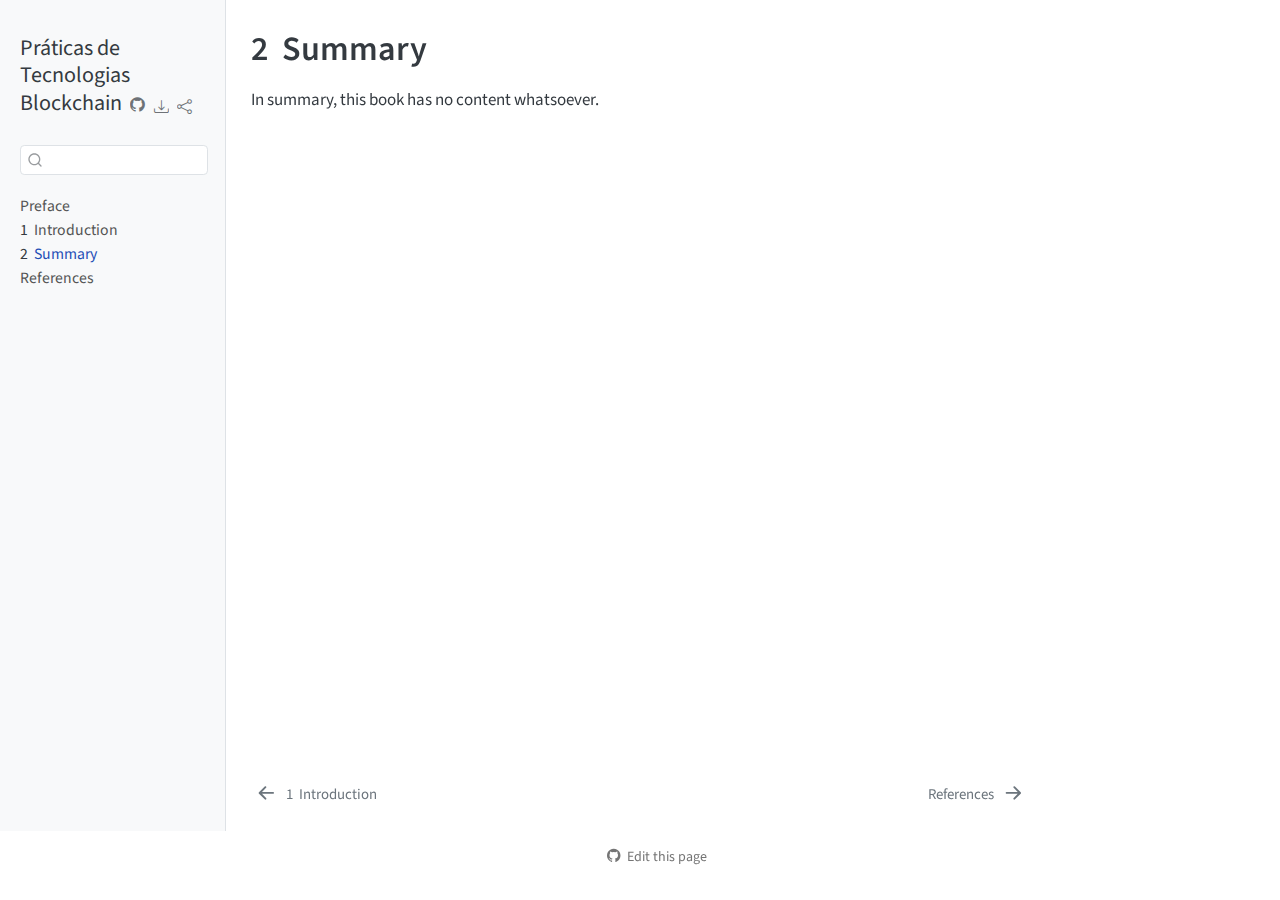
<file: summary.html>
<!DOCTYPE html>
<html xmlns="http://www.w3.org/1999/xhtml" lang="en" xml:lang="en"><head>

<meta charset="utf-8">
<meta name="generator" content="quarto-1.5.57">

<meta name="viewport" content="width=device-width, initial-scale=1.0, user-scalable=yes">


<title>2&nbsp; Summary – Práticas de Tecnologias Blockchain</title>
<style>
code{white-space: pre-wrap;}
span.smallcaps{font-variant: small-caps;}
div.columns{display: flex; gap: min(4vw, 1.5em);}
div.column{flex: auto; overflow-x: auto;}
div.hanging-indent{margin-left: 1.5em; text-indent: -1.5em;}
ul.task-list{list-style: none;}
ul.task-list li input[type="checkbox"] {
  width: 0.8em;
  margin: 0 0.8em 0.2em -1em; /* quarto-specific, see https://github.com/quarto-dev/quarto-cli/issues/4556 */ 
  vertical-align: middle;
}
</style>


<script src="site_libs/quarto-nav/quarto-nav.js"></script>
<script src="site_libs/quarto-nav/headroom.min.js"></script>
<script src="site_libs/clipboard/clipboard.min.js"></script>
<script src="site_libs/quarto-search/autocomplete.umd.js"></script>
<script src="site_libs/quarto-search/fuse.min.js"></script>
<script src="site_libs/quarto-search/quarto-search.js"></script>
<meta name="quarto:offset" content="./">
<link href="./references.html" rel="next">
<link href="./intro.html" rel="prev">
<script src="site_libs/quarto-html/quarto.js"></script>
<script src="site_libs/quarto-html/popper.min.js"></script>
<script src="site_libs/quarto-html/tippy.umd.min.js"></script>
<script src="site_libs/quarto-html/anchor.min.js"></script>
<link href="site_libs/quarto-html/tippy.css" rel="stylesheet">
<link href="site_libs/quarto-html/quarto-syntax-highlighting.css" rel="stylesheet" id="quarto-text-highlighting-styles">
<script src="site_libs/bootstrap/bootstrap.min.js"></script>
<link href="site_libs/bootstrap/bootstrap-icons.css" rel="stylesheet">
<link href="site_libs/bootstrap/bootstrap.min.css" rel="stylesheet" id="quarto-bootstrap" data-mode="light">
<script id="quarto-search-options" type="application/json">{
  "location": "sidebar",
  "copy-button": false,
  "collapse-after": 3,
  "panel-placement": "start",
  "type": "textbox",
  "limit": 50,
  "keyboard-shortcut": [
    "f",
    "/",
    "s"
  ],
  "show-item-context": false,
  "language": {
    "search-no-results-text": "No results",
    "search-matching-documents-text": "matching documents",
    "search-copy-link-title": "Copy link to search",
    "search-hide-matches-text": "Hide additional matches",
    "search-more-match-text": "more match in this document",
    "search-more-matches-text": "more matches in this document",
    "search-clear-button-title": "Clear",
    "search-text-placeholder": "",
    "search-detached-cancel-button-title": "Cancel",
    "search-submit-button-title": "Submit",
    "search-label": "Search"
  }
}</script>
<script async="" src="https://hypothes.is/embed.js"></script>
<script>
  window.document.addEventListener("DOMContentLoaded", function (_event) {
    document.body.classList.add('hypothesis-enabled');
  });
</script>


</head>

<body class="nav-sidebar docked">

<div id="quarto-search-results"></div>
  <header id="quarto-header" class="headroom fixed-top">
  <nav class="quarto-secondary-nav">
    <div class="container-fluid d-flex">
      <button type="button" class="quarto-btn-toggle btn" data-bs-toggle="collapse" role="button" data-bs-target=".quarto-sidebar-collapse-item" aria-controls="quarto-sidebar" aria-expanded="false" aria-label="Toggle sidebar navigation" onclick="if (window.quartoToggleHeadroom) { window.quartoToggleHeadroom(); }">
        <i class="bi bi-layout-text-sidebar-reverse"></i>
      </button>
        <nav class="quarto-page-breadcrumbs" aria-label="breadcrumb"><ol class="breadcrumb"><li class="breadcrumb-item"><a href="./summary.html"><span class="chapter-number">2</span>&nbsp; <span class="chapter-title">Summary</span></a></li></ol></nav>
        <a class="flex-grow-1" role="navigation" data-bs-toggle="collapse" data-bs-target=".quarto-sidebar-collapse-item" aria-controls="quarto-sidebar" aria-expanded="false" aria-label="Toggle sidebar navigation" onclick="if (window.quartoToggleHeadroom) { window.quartoToggleHeadroom(); }">      
        </a>
      <button type="button" class="btn quarto-search-button" aria-label="Search" onclick="window.quartoOpenSearch();">
        <i class="bi bi-search"></i>
      </button>
    </div>
  </nav>
</header>
<!-- content -->
<div id="quarto-content" class="quarto-container page-columns page-rows-contents page-layout-article">
<!-- sidebar -->
  <nav id="quarto-sidebar" class="sidebar collapse collapse-horizontal quarto-sidebar-collapse-item sidebar-navigation docked overflow-auto">
    <div class="pt-lg-2 mt-2 text-left sidebar-header">
    <div class="sidebar-title mb-0 py-0">
      <a href="./">Práticas de Tecnologias Blockchain</a> 
        <div class="sidebar-tools-main tools-wide">
    <a href="https://github.com/rogerioag/praticas-tecnologias-blockchain" title="Source Code" class="quarto-navigation-tool px-1" aria-label="Source Code"><i class="bi bi-github"></i></a>
    <div class="dropdown">
      <a href="" title="Download" id="quarto-navigation-tool-dropdown-0" class="quarto-navigation-tool dropdown-toggle px-1" data-bs-toggle="dropdown" aria-expanded="false" role="link" aria-label="Download"><i class="bi bi-download"></i></a>
      <ul class="dropdown-menu" aria-labelledby="quarto-navigation-tool-dropdown-0">
          <li>
            <a class="dropdown-item sidebar-tools-main-item" href="./Práticas-de-Tecnologias-Blockchain.pdf">
              <i class="bi bi-file-pdf pe-1"></i>
            Download PDF
            </a>
          </li>
          <li>
            <a class="dropdown-item sidebar-tools-main-item" href="./Práticas-de-Tecnologias-Blockchain.epub">
              <i class="bi bi-journal pe-1"></i>
            Download ePub
            </a>
          </li>
      </ul>
    </div>
    <div class="dropdown">
      <a href="" title="Share" id="quarto-navigation-tool-dropdown-1" class="quarto-navigation-tool dropdown-toggle px-1" data-bs-toggle="dropdown" aria-expanded="false" role="link" aria-label="Share"><i class="bi bi-share"></i></a>
      <ul class="dropdown-menu" aria-labelledby="quarto-navigation-tool-dropdown-1">
          <li>
            <a class="dropdown-item sidebar-tools-main-item" href="https://twitter.com/intent/tweet?url=|url|">
              <i class="bi bi-twitter pe-1"></i>
            Twitter
            </a>
          </li>
          <li>
            <a class="dropdown-item sidebar-tools-main-item" href="https://www.facebook.com/sharer/sharer.php?u=|url|">
              <i class="bi bi-facebook pe-1"></i>
            Facebook
            </a>
          </li>
      </ul>
    </div>
</div>
    </div>
      </div>
        <div class="mt-2 flex-shrink-0 align-items-center">
        <div class="sidebar-search">
        <div id="quarto-search" class="" title="Search"></div>
        </div>
        </div>
    <div class="sidebar-menu-container"> 
    <ul class="list-unstyled mt-1">
        <li class="sidebar-item">
  <div class="sidebar-item-container"> 
  <a href="./index.html" class="sidebar-item-text sidebar-link">
 <span class="menu-text">Preface</span></a>
  </div>
</li>
        <li class="sidebar-item">
  <div class="sidebar-item-container"> 
  <a href="./intro.html" class="sidebar-item-text sidebar-link">
 <span class="menu-text"><span class="chapter-number">1</span>&nbsp; <span class="chapter-title">Introduction</span></span></a>
  </div>
</li>
        <li class="sidebar-item">
  <div class="sidebar-item-container"> 
  <a href="./summary.html" class="sidebar-item-text sidebar-link active">
 <span class="menu-text"><span class="chapter-number">2</span>&nbsp; <span class="chapter-title">Summary</span></span></a>
  </div>
</li>
        <li class="sidebar-item">
  <div class="sidebar-item-container"> 
  <a href="./references.html" class="sidebar-item-text sidebar-link">
 <span class="menu-text">References</span></a>
  </div>
</li>
    </ul>
    </div>
</nav>
<div id="quarto-sidebar-glass" class="quarto-sidebar-collapse-item" data-bs-toggle="collapse" data-bs-target=".quarto-sidebar-collapse-item"></div>
<!-- margin-sidebar -->
    <div id="quarto-margin-sidebar" class="sidebar margin-sidebar zindex-bottom">
        
    </div>
<!-- main -->
<main class="content" id="quarto-document-content">

<header id="title-block-header" class="quarto-title-block default">
<div class="quarto-title">
<h1 class="title"><span class="chapter-number">2</span>&nbsp; <span class="chapter-title">Summary</span></h1>
</div>



<div class="quarto-title-meta">

    
  
    
  </div>
  


</header>


<p>In summary, this book has no content whatsoever.</p>



</main> <!-- /main -->
<script id="quarto-html-after-body" type="application/javascript">
window.document.addEventListener("DOMContentLoaded", function (event) {
  const toggleBodyColorMode = (bsSheetEl) => {
    const mode = bsSheetEl.getAttribute("data-mode");
    const bodyEl = window.document.querySelector("body");
    if (mode === "dark") {
      bodyEl.classList.add("quarto-dark");
      bodyEl.classList.remove("quarto-light");
    } else {
      bodyEl.classList.add("quarto-light");
      bodyEl.classList.remove("quarto-dark");
    }
  }
  const toggleBodyColorPrimary = () => {
    const bsSheetEl = window.document.querySelector("link#quarto-bootstrap");
    if (bsSheetEl) {
      toggleBodyColorMode(bsSheetEl);
    }
  }
  toggleBodyColorPrimary();  
  const icon = "";
  const anchorJS = new window.AnchorJS();
  anchorJS.options = {
    placement: 'right',
    icon: icon
  };
  anchorJS.add('.anchored');
  const isCodeAnnotation = (el) => {
    for (const clz of el.classList) {
      if (clz.startsWith('code-annotation-')) {                     
        return true;
      }
    }
    return false;
  }
  const onCopySuccess = function(e) {
    // button target
    const button = e.trigger;
    // don't keep focus
    button.blur();
    // flash "checked"
    button.classList.add('code-copy-button-checked');
    var currentTitle = button.getAttribute("title");
    button.setAttribute("title", "Copied!");
    let tooltip;
    if (window.bootstrap) {
      button.setAttribute("data-bs-toggle", "tooltip");
      button.setAttribute("data-bs-placement", "left");
      button.setAttribute("data-bs-title", "Copied!");
      tooltip = new bootstrap.Tooltip(button, 
        { trigger: "manual", 
          customClass: "code-copy-button-tooltip",
          offset: [0, -8]});
      tooltip.show();    
    }
    setTimeout(function() {
      if (tooltip) {
        tooltip.hide();
        button.removeAttribute("data-bs-title");
        button.removeAttribute("data-bs-toggle");
        button.removeAttribute("data-bs-placement");
      }
      button.setAttribute("title", currentTitle);
      button.classList.remove('code-copy-button-checked');
    }, 1000);
    // clear code selection
    e.clearSelection();
  }
  const getTextToCopy = function(trigger) {
      const codeEl = trigger.previousElementSibling.cloneNode(true);
      for (const childEl of codeEl.children) {
        if (isCodeAnnotation(childEl)) {
          childEl.remove();
        }
      }
      return codeEl.innerText;
  }
  const clipboard = new window.ClipboardJS('.code-copy-button:not([data-in-quarto-modal])', {
    text: getTextToCopy
  });
  clipboard.on('success', onCopySuccess);
  if (window.document.getElementById('quarto-embedded-source-code-modal')) {
    // For code content inside modals, clipBoardJS needs to be initialized with a container option
    // TODO: Check when it could be a function (https://github.com/zenorocha/clipboard.js/issues/860)
    const clipboardModal = new window.ClipboardJS('.code-copy-button[data-in-quarto-modal]', {
      text: getTextToCopy,
      container: window.document.getElementById('quarto-embedded-source-code-modal')
    });
    clipboardModal.on('success', onCopySuccess);
  }
    var localhostRegex = new RegExp(/^(?:http|https):\/\/localhost\:?[0-9]*\//);
    var mailtoRegex = new RegExp(/^mailto:/);
      var filterRegex = new RegExp('/' + window.location.host + '/');
    var isInternal = (href) => {
        return filterRegex.test(href) || localhostRegex.test(href) || mailtoRegex.test(href);
    }
    // Inspect non-navigation links and adorn them if external
 	var links = window.document.querySelectorAll('a[href]:not(.nav-link):not(.navbar-brand):not(.toc-action):not(.sidebar-link):not(.sidebar-item-toggle):not(.pagination-link):not(.no-external):not([aria-hidden]):not(.dropdown-item):not(.quarto-navigation-tool):not(.about-link)');
    for (var i=0; i<links.length; i++) {
      const link = links[i];
      if (!isInternal(link.href)) {
        // undo the damage that might have been done by quarto-nav.js in the case of
        // links that we want to consider external
        if (link.dataset.originalHref !== undefined) {
          link.href = link.dataset.originalHref;
        }
      }
    }
  function tippyHover(el, contentFn, onTriggerFn, onUntriggerFn) {
    const config = {
      allowHTML: true,
      maxWidth: 500,
      delay: 100,
      arrow: false,
      appendTo: function(el) {
          return el.parentElement;
      },
      interactive: true,
      interactiveBorder: 10,
      theme: 'quarto',
      placement: 'bottom-start',
    };
    if (contentFn) {
      config.content = contentFn;
    }
    if (onTriggerFn) {
      config.onTrigger = onTriggerFn;
    }
    if (onUntriggerFn) {
      config.onUntrigger = onUntriggerFn;
    }
    window.tippy(el, config); 
  }
  const noterefs = window.document.querySelectorAll('a[role="doc-noteref"]');
  for (var i=0; i<noterefs.length; i++) {
    const ref = noterefs[i];
    tippyHover(ref, function() {
      // use id or data attribute instead here
      let href = ref.getAttribute('data-footnote-href') || ref.getAttribute('href');
      try { href = new URL(href).hash; } catch {}
      const id = href.replace(/^#\/?/, "");
      const note = window.document.getElementById(id);
      if (note) {
        return note.innerHTML;
      } else {
        return "";
      }
    });
  }
  const xrefs = window.document.querySelectorAll('a.quarto-xref');
  const processXRef = (id, note) => {
    // Strip column container classes
    const stripColumnClz = (el) => {
      el.classList.remove("page-full", "page-columns");
      if (el.children) {
        for (const child of el.children) {
          stripColumnClz(child);
        }
      }
    }
    stripColumnClz(note)
    if (id === null || id.startsWith('sec-')) {
      // Special case sections, only their first couple elements
      const container = document.createElement("div");
      if (note.children && note.children.length > 2) {
        container.appendChild(note.children[0].cloneNode(true));
        for (let i = 1; i < note.children.length; i++) {
          const child = note.children[i];
          if (child.tagName === "P" && child.innerText === "") {
            continue;
          } else {
            container.appendChild(child.cloneNode(true));
            break;
          }
        }
        if (window.Quarto?.typesetMath) {
          window.Quarto.typesetMath(container);
        }
        return container.innerHTML
      } else {
        if (window.Quarto?.typesetMath) {
          window.Quarto.typesetMath(note);
        }
        return note.innerHTML;
      }
    } else {
      // Remove any anchor links if they are present
      const anchorLink = note.querySelector('a.anchorjs-link');
      if (anchorLink) {
        anchorLink.remove();
      }
      if (window.Quarto?.typesetMath) {
        window.Quarto.typesetMath(note);
      }
      // TODO in 1.5, we should make sure this works without a callout special case
      if (note.classList.contains("callout")) {
        return note.outerHTML;
      } else {
        return note.innerHTML;
      }
    }
  }
  for (var i=0; i<xrefs.length; i++) {
    const xref = xrefs[i];
    tippyHover(xref, undefined, function(instance) {
      instance.disable();
      let url = xref.getAttribute('href');
      let hash = undefined; 
      if (url.startsWith('#')) {
        hash = url;
      } else {
        try { hash = new URL(url).hash; } catch {}
      }
      if (hash) {
        const id = hash.replace(/^#\/?/, "");
        const note = window.document.getElementById(id);
        if (note !== null) {
          try {
            const html = processXRef(id, note.cloneNode(true));
            instance.setContent(html);
          } finally {
            instance.enable();
            instance.show();
          }
        } else {
          // See if we can fetch this
          fetch(url.split('#')[0])
          .then(res => res.text())
          .then(html => {
            const parser = new DOMParser();
            const htmlDoc = parser.parseFromString(html, "text/html");
            const note = htmlDoc.getElementById(id);
            if (note !== null) {
              const html = processXRef(id, note);
              instance.setContent(html);
            } 
          }).finally(() => {
            instance.enable();
            instance.show();
          });
        }
      } else {
        // See if we can fetch a full url (with no hash to target)
        // This is a special case and we should probably do some content thinning / targeting
        fetch(url)
        .then(res => res.text())
        .then(html => {
          const parser = new DOMParser();
          const htmlDoc = parser.parseFromString(html, "text/html");
          const note = htmlDoc.querySelector('main.content');
          if (note !== null) {
            // This should only happen for chapter cross references
            // (since there is no id in the URL)
            // remove the first header
            if (note.children.length > 0 && note.children[0].tagName === "HEADER") {
              note.children[0].remove();
            }
            const html = processXRef(null, note);
            instance.setContent(html);
          } 
        }).finally(() => {
          instance.enable();
          instance.show();
        });
      }
    }, function(instance) {
    });
  }
      let selectedAnnoteEl;
      const selectorForAnnotation = ( cell, annotation) => {
        let cellAttr = 'data-code-cell="' + cell + '"';
        let lineAttr = 'data-code-annotation="' +  annotation + '"';
        const selector = 'span[' + cellAttr + '][' + lineAttr + ']';
        return selector;
      }
      const selectCodeLines = (annoteEl) => {
        const doc = window.document;
        const targetCell = annoteEl.getAttribute("data-target-cell");
        const targetAnnotation = annoteEl.getAttribute("data-target-annotation");
        const annoteSpan = window.document.querySelector(selectorForAnnotation(targetCell, targetAnnotation));
        const lines = annoteSpan.getAttribute("data-code-lines").split(",");
        const lineIds = lines.map((line) => {
          return targetCell + "-" + line;
        })
        let top = null;
        let height = null;
        let parent = null;
        if (lineIds.length > 0) {
            //compute the position of the single el (top and bottom and make a div)
            const el = window.document.getElementById(lineIds[0]);
            top = el.offsetTop;
            height = el.offsetHeight;
            parent = el.parentElement.parentElement;
          if (lineIds.length > 1) {
            const lastEl = window.document.getElementById(lineIds[lineIds.length - 1]);
            const bottom = lastEl.offsetTop + lastEl.offsetHeight;
            height = bottom - top;
          }
          if (top !== null && height !== null && parent !== null) {
            // cook up a div (if necessary) and position it 
            let div = window.document.getElementById("code-annotation-line-highlight");
            if (div === null) {
              div = window.document.createElement("div");
              div.setAttribute("id", "code-annotation-line-highlight");
              div.style.position = 'absolute';
              parent.appendChild(div);
            }
            div.style.top = top - 2 + "px";
            div.style.height = height + 4 + "px";
            div.style.left = 0;
            let gutterDiv = window.document.getElementById("code-annotation-line-highlight-gutter");
            if (gutterDiv === null) {
              gutterDiv = window.document.createElement("div");
              gutterDiv.setAttribute("id", "code-annotation-line-highlight-gutter");
              gutterDiv.style.position = 'absolute';
              const codeCell = window.document.getElementById(targetCell);
              const gutter = codeCell.querySelector('.code-annotation-gutter');
              gutter.appendChild(gutterDiv);
            }
            gutterDiv.style.top = top - 2 + "px";
            gutterDiv.style.height = height + 4 + "px";
          }
          selectedAnnoteEl = annoteEl;
        }
      };
      const unselectCodeLines = () => {
        const elementsIds = ["code-annotation-line-highlight", "code-annotation-line-highlight-gutter"];
        elementsIds.forEach((elId) => {
          const div = window.document.getElementById(elId);
          if (div) {
            div.remove();
          }
        });
        selectedAnnoteEl = undefined;
      };
        // Handle positioning of the toggle
    window.addEventListener(
      "resize",
      throttle(() => {
        elRect = undefined;
        if (selectedAnnoteEl) {
          selectCodeLines(selectedAnnoteEl);
        }
      }, 10)
    );
    function throttle(fn, ms) {
    let throttle = false;
    let timer;
      return (...args) => {
        if(!throttle) { // first call gets through
            fn.apply(this, args);
            throttle = true;
        } else { // all the others get throttled
            if(timer) clearTimeout(timer); // cancel #2
            timer = setTimeout(() => {
              fn.apply(this, args);
              timer = throttle = false;
            }, ms);
        }
      };
    }
      // Attach click handler to the DT
      const annoteDls = window.document.querySelectorAll('dt[data-target-cell]');
      for (const annoteDlNode of annoteDls) {
        annoteDlNode.addEventListener('click', (event) => {
          const clickedEl = event.target;
          if (clickedEl !== selectedAnnoteEl) {
            unselectCodeLines();
            const activeEl = window.document.querySelector('dt[data-target-cell].code-annotation-active');
            if (activeEl) {
              activeEl.classList.remove('code-annotation-active');
            }
            selectCodeLines(clickedEl);
            clickedEl.classList.add('code-annotation-active');
          } else {
            // Unselect the line
            unselectCodeLines();
            clickedEl.classList.remove('code-annotation-active');
          }
        });
      }
  const findCites = (el) => {
    const parentEl = el.parentElement;
    if (parentEl) {
      const cites = parentEl.dataset.cites;
      if (cites) {
        return {
          el,
          cites: cites.split(' ')
        };
      } else {
        return findCites(el.parentElement)
      }
    } else {
      return undefined;
    }
  };
  var bibliorefs = window.document.querySelectorAll('a[role="doc-biblioref"]');
  for (var i=0; i<bibliorefs.length; i++) {
    const ref = bibliorefs[i];
    const citeInfo = findCites(ref);
    if (citeInfo) {
      tippyHover(citeInfo.el, function() {
        var popup = window.document.createElement('div');
        citeInfo.cites.forEach(function(cite) {
          var citeDiv = window.document.createElement('div');
          citeDiv.classList.add('hanging-indent');
          citeDiv.classList.add('csl-entry');
          var biblioDiv = window.document.getElementById('ref-' + cite);
          if (biblioDiv) {
            citeDiv.innerHTML = biblioDiv.innerHTML;
          }
          popup.appendChild(citeDiv);
        });
        return popup.innerHTML;
      });
    }
  }
});
</script>
<nav class="page-navigation">
  <div class="nav-page nav-page-previous">
      <a href="./intro.html" class="pagination-link" aria-label="Introduction">
        <i class="bi bi-arrow-left-short"></i> <span class="nav-page-text"><span class="chapter-number">1</span>&nbsp; <span class="chapter-title">Introduction</span></span>
      </a>          
  </div>
  <div class="nav-page nav-page-next">
      <a href="./references.html" class="pagination-link" aria-label="References">
        <span class="nav-page-text">References</span> <i class="bi bi-arrow-right-short"></i>
      </a>
  </div>
</nav>
</div> <!-- /content -->




<footer class="footer"><div class="nav-footer"><div class="nav-footer-center"><div class="toc-actions"><ul><li><a href="https://github.com/rogerioag/praticas-tecnologias-blockchain/edit/main/summary.qmd" class="toc-action"><i class="bi bi-github"></i>Edit this page</a></li></ul></div></div></div></footer></body></html>
</file>
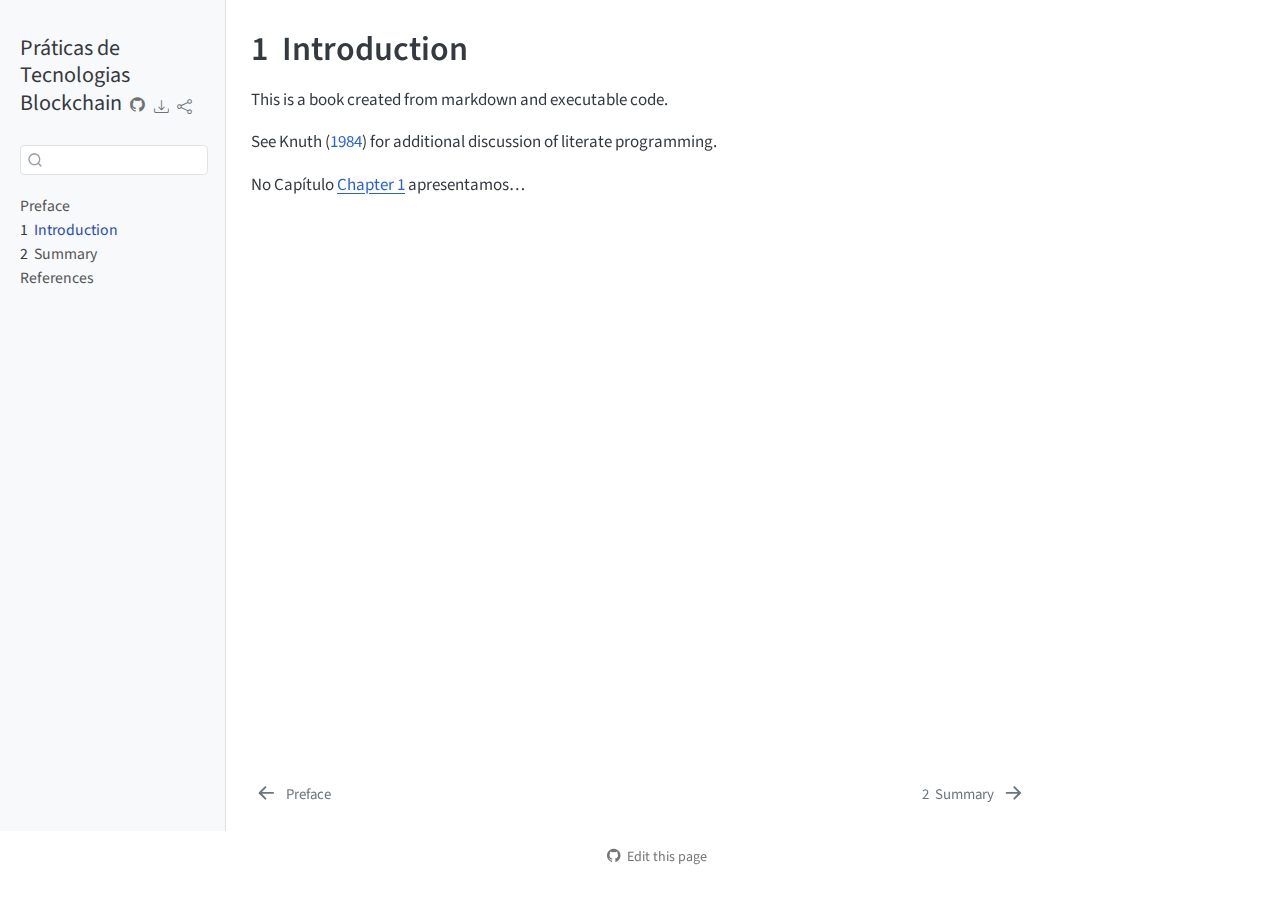
<file: _book/intro.html>
<!DOCTYPE html>
<html xmlns="http://www.w3.org/1999/xhtml" lang="en" xml:lang="en"><head>

<meta charset="utf-8">
<meta name="generator" content="quarto-1.5.57">

<meta name="viewport" content="width=device-width, initial-scale=1.0, user-scalable=yes">


<title>1&nbsp; Introduction – Práticas de Tecnologias Blockchain</title>
<style>
code{white-space: pre-wrap;}
span.smallcaps{font-variant: small-caps;}
div.columns{display: flex; gap: min(4vw, 1.5em);}
div.column{flex: auto; overflow-x: auto;}
div.hanging-indent{margin-left: 1.5em; text-indent: -1.5em;}
ul.task-list{list-style: none;}
ul.task-list li input[type="checkbox"] {
  width: 0.8em;
  margin: 0 0.8em 0.2em -1em; /* quarto-specific, see https://github.com/quarto-dev/quarto-cli/issues/4556 */ 
  vertical-align: middle;
}
/* CSS for citations */
div.csl-bib-body { }
div.csl-entry {
  clear: both;
  margin-bottom: 0em;
}
.hanging-indent div.csl-entry {
  margin-left:2em;
  text-indent:-2em;
}
div.csl-left-margin {
  min-width:2em;
  float:left;
}
div.csl-right-inline {
  margin-left:2em;
  padding-left:1em;
}
div.csl-indent {
  margin-left: 2em;
}</style>


<script src="site_libs/quarto-nav/quarto-nav.js"></script>
<script src="site_libs/quarto-nav/headroom.min.js"></script>
<script src="site_libs/clipboard/clipboard.min.js"></script>
<script src="site_libs/quarto-search/autocomplete.umd.js"></script>
<script src="site_libs/quarto-search/fuse.min.js"></script>
<script src="site_libs/quarto-search/quarto-search.js"></script>
<meta name="quarto:offset" content="./">
<link href="./summary.html" rel="next">
<link href="./index.html" rel="prev">
<script src="site_libs/quarto-html/quarto.js"></script>
<script src="site_libs/quarto-html/popper.min.js"></script>
<script src="site_libs/quarto-html/tippy.umd.min.js"></script>
<script src="site_libs/quarto-html/anchor.min.js"></script>
<link href="site_libs/quarto-html/tippy.css" rel="stylesheet">
<link href="site_libs/quarto-html/quarto-syntax-highlighting.css" rel="stylesheet" id="quarto-text-highlighting-styles">
<script src="site_libs/bootstrap/bootstrap.min.js"></script>
<link href="site_libs/bootstrap/bootstrap-icons.css" rel="stylesheet">
<link href="site_libs/bootstrap/bootstrap.min.css" rel="stylesheet" id="quarto-bootstrap" data-mode="light">
<script id="quarto-search-options" type="application/json">{
  "location": "sidebar",
  "copy-button": false,
  "collapse-after": 3,
  "panel-placement": "start",
  "type": "textbox",
  "limit": 50,
  "keyboard-shortcut": [
    "f",
    "/",
    "s"
  ],
  "show-item-context": false,
  "language": {
    "search-no-results-text": "No results",
    "search-matching-documents-text": "matching documents",
    "search-copy-link-title": "Copy link to search",
    "search-hide-matches-text": "Hide additional matches",
    "search-more-match-text": "more match in this document",
    "search-more-matches-text": "more matches in this document",
    "search-clear-button-title": "Clear",
    "search-text-placeholder": "",
    "search-detached-cancel-button-title": "Cancel",
    "search-submit-button-title": "Submit",
    "search-label": "Search"
  }
}</script>
<script async="" src="https://hypothes.is/embed.js"></script>
<script>
  window.document.addEventListener("DOMContentLoaded", function (_event) {
    document.body.classList.add('hypothesis-enabled');
  });
</script>


</head>

<body class="nav-sidebar docked">

<div id="quarto-search-results"></div>
  <header id="quarto-header" class="headroom fixed-top">
  <nav class="quarto-secondary-nav">
    <div class="container-fluid d-flex">
      <button type="button" class="quarto-btn-toggle btn" data-bs-toggle="collapse" role="button" data-bs-target=".quarto-sidebar-collapse-item" aria-controls="quarto-sidebar" aria-expanded="false" aria-label="Toggle sidebar navigation" onclick="if (window.quartoToggleHeadroom) { window.quartoToggleHeadroom(); }">
        <i class="bi bi-layout-text-sidebar-reverse"></i>
      </button>
        <nav class="quarto-page-breadcrumbs" aria-label="breadcrumb"><ol class="breadcrumb"><li class="breadcrumb-item"><a href="./intro.html"><span class="chapter-number">1</span>&nbsp; <span class="chapter-title">Introduction</span></a></li></ol></nav>
        <a class="flex-grow-1" role="navigation" data-bs-toggle="collapse" data-bs-target=".quarto-sidebar-collapse-item" aria-controls="quarto-sidebar" aria-expanded="false" aria-label="Toggle sidebar navigation" onclick="if (window.quartoToggleHeadroom) { window.quartoToggleHeadroom(); }">      
        </a>
      <button type="button" class="btn quarto-search-button" aria-label="Search" onclick="window.quartoOpenSearch();">
        <i class="bi bi-search"></i>
      </button>
    </div>
  </nav>
</header>
<!-- content -->
<div id="quarto-content" class="quarto-container page-columns page-rows-contents page-layout-article">
<!-- sidebar -->
  <nav id="quarto-sidebar" class="sidebar collapse collapse-horizontal quarto-sidebar-collapse-item sidebar-navigation docked overflow-auto">
    <div class="pt-lg-2 mt-2 text-left sidebar-header">
    <div class="sidebar-title mb-0 py-0">
      <a href="./">Práticas de Tecnologias Blockchain</a> 
        <div class="sidebar-tools-main tools-wide">
    <a href="https://github.com/jjallaire/hopr/" title="Source Code" class="quarto-navigation-tool px-1" aria-label="Source Code"><i class="bi bi-github"></i></a>
    <div class="dropdown">
      <a href="" title="Download" id="quarto-navigation-tool-dropdown-0" class="quarto-navigation-tool dropdown-toggle px-1" data-bs-toggle="dropdown" aria-expanded="false" role="link" aria-label="Download"><i class="bi bi-download"></i></a>
      <ul class="dropdown-menu" aria-labelledby="quarto-navigation-tool-dropdown-0">
          <li>
            <a class="dropdown-item sidebar-tools-main-item" href="./Práticas-de-Tecnologias-Blockchain.pdf">
              <i class="bi bi-file-pdf pe-1"></i>
            Download PDF
            </a>
          </li>
          <li>
            <a class="dropdown-item sidebar-tools-main-item" href="./Práticas-de-Tecnologias-Blockchain.epub">
              <i class="bi bi-journal pe-1"></i>
            Download ePub
            </a>
          </li>
      </ul>
    </div>
    <div class="dropdown">
      <a href="" title="Share" id="quarto-navigation-tool-dropdown-1" class="quarto-navigation-tool dropdown-toggle px-1" data-bs-toggle="dropdown" aria-expanded="false" role="link" aria-label="Share"><i class="bi bi-share"></i></a>
      <ul class="dropdown-menu" aria-labelledby="quarto-navigation-tool-dropdown-1">
          <li>
            <a class="dropdown-item sidebar-tools-main-item" href="https://twitter.com/intent/tweet?url=|url|">
              <i class="bi bi-twitter pe-1"></i>
            Twitter
            </a>
          </li>
          <li>
            <a class="dropdown-item sidebar-tools-main-item" href="https://www.facebook.com/sharer/sharer.php?u=|url|">
              <i class="bi bi-facebook pe-1"></i>
            Facebook
            </a>
          </li>
      </ul>
    </div>
</div>
    </div>
      </div>
        <div class="mt-2 flex-shrink-0 align-items-center">
        <div class="sidebar-search">
        <div id="quarto-search" class="" title="Search"></div>
        </div>
        </div>
    <div class="sidebar-menu-container"> 
    <ul class="list-unstyled mt-1">
        <li class="sidebar-item">
  <div class="sidebar-item-container"> 
  <a href="./index.html" class="sidebar-item-text sidebar-link">
 <span class="menu-text">Preface</span></a>
  </div>
</li>
        <li class="sidebar-item">
  <div class="sidebar-item-container"> 
  <a href="./intro.html" class="sidebar-item-text sidebar-link active">
 <span class="menu-text"><span class="chapter-number">1</span>&nbsp; <span class="chapter-title">Introduction</span></span></a>
  </div>
</li>
        <li class="sidebar-item">
  <div class="sidebar-item-container"> 
  <a href="./summary.html" class="sidebar-item-text sidebar-link">
 <span class="menu-text"><span class="chapter-number">2</span>&nbsp; <span class="chapter-title">Summary</span></span></a>
  </div>
</li>
        <li class="sidebar-item">
  <div class="sidebar-item-container"> 
  <a href="./references.html" class="sidebar-item-text sidebar-link">
 <span class="menu-text">References</span></a>
  </div>
</li>
    </ul>
    </div>
</nav>
<div id="quarto-sidebar-glass" class="quarto-sidebar-collapse-item" data-bs-toggle="collapse" data-bs-target=".quarto-sidebar-collapse-item"></div>
<!-- margin-sidebar -->
    <div id="quarto-margin-sidebar" class="sidebar margin-sidebar zindex-bottom">
        
    </div>
<!-- main -->
<main class="content" id="quarto-document-content">

<header id="title-block-header" class="quarto-title-block default">
<div class="quarto-title">
<h1 class="title"><span id="sec-introduction" class="quarto-section-identifier"><span class="chapter-number">1</span>&nbsp; <span class="chapter-title">Introduction</span></span></h1>
</div>



<div class="quarto-title-meta">

    
  
    
  </div>
  


</header>


<p>This is a book created from markdown and executable code.</p>
<p>See <span class="citation" data-cites="knuth84">Knuth (<a href="references.html#ref-knuth84" role="doc-biblioref">1984</a>)</span> for additional discussion of literate programming.</p>
<p>No Capítulo <a href="#sec-introduction" class="quarto-xref"><span>Chapter 1</span></a> apresentamos…</p>


<div id="refs" class="references csl-bib-body hanging-indent" data-entry-spacing="0" role="list" style="display: none">
<div id="ref-knuth84" class="csl-entry" role="listitem">
Knuth, Donald E. 1984. <span>“Literate Programming.”</span> <em>Comput. J.</em> 27 (2): 97–111. <a href="https://doi.org/10.1093/comjnl/27.2.97">https://doi.org/10.1093/comjnl/27.2.97</a>.
</div>
</div>

</main> <!-- /main -->
<script id="quarto-html-after-body" type="application/javascript">
window.document.addEventListener("DOMContentLoaded", function (event) {
  const toggleBodyColorMode = (bsSheetEl) => {
    const mode = bsSheetEl.getAttribute("data-mode");
    const bodyEl = window.document.querySelector("body");
    if (mode === "dark") {
      bodyEl.classList.add("quarto-dark");
      bodyEl.classList.remove("quarto-light");
    } else {
      bodyEl.classList.add("quarto-light");
      bodyEl.classList.remove("quarto-dark");
    }
  }
  const toggleBodyColorPrimary = () => {
    const bsSheetEl = window.document.querySelector("link#quarto-bootstrap");
    if (bsSheetEl) {
      toggleBodyColorMode(bsSheetEl);
    }
  }
  toggleBodyColorPrimary();  
  const icon = "";
  const anchorJS = new window.AnchorJS();
  anchorJS.options = {
    placement: 'right',
    icon: icon
  };
  anchorJS.add('.anchored');
  const isCodeAnnotation = (el) => {
    for (const clz of el.classList) {
      if (clz.startsWith('code-annotation-')) {                     
        return true;
      }
    }
    return false;
  }
  const onCopySuccess = function(e) {
    // button target
    const button = e.trigger;
    // don't keep focus
    button.blur();
    // flash "checked"
    button.classList.add('code-copy-button-checked');
    var currentTitle = button.getAttribute("title");
    button.setAttribute("title", "Copied!");
    let tooltip;
    if (window.bootstrap) {
      button.setAttribute("data-bs-toggle", "tooltip");
      button.setAttribute("data-bs-placement", "left");
      button.setAttribute("data-bs-title", "Copied!");
      tooltip = new bootstrap.Tooltip(button, 
        { trigger: "manual", 
          customClass: "code-copy-button-tooltip",
          offset: [0, -8]});
      tooltip.show();    
    }
    setTimeout(function() {
      if (tooltip) {
        tooltip.hide();
        button.removeAttribute("data-bs-title");
        button.removeAttribute("data-bs-toggle");
        button.removeAttribute("data-bs-placement");
      }
      button.setAttribute("title", currentTitle);
      button.classList.remove('code-copy-button-checked');
    }, 1000);
    // clear code selection
    e.clearSelection();
  }
  const getTextToCopy = function(trigger) {
      const codeEl = trigger.previousElementSibling.cloneNode(true);
      for (const childEl of codeEl.children) {
        if (isCodeAnnotation(childEl)) {
          childEl.remove();
        }
      }
      return codeEl.innerText;
  }
  const clipboard = new window.ClipboardJS('.code-copy-button:not([data-in-quarto-modal])', {
    text: getTextToCopy
  });
  clipboard.on('success', onCopySuccess);
  if (window.document.getElementById('quarto-embedded-source-code-modal')) {
    // For code content inside modals, clipBoardJS needs to be initialized with a container option
    // TODO: Check when it could be a function (https://github.com/zenorocha/clipboard.js/issues/860)
    const clipboardModal = new window.ClipboardJS('.code-copy-button[data-in-quarto-modal]', {
      text: getTextToCopy,
      container: window.document.getElementById('quarto-embedded-source-code-modal')
    });
    clipboardModal.on('success', onCopySuccess);
  }
    var localhostRegex = new RegExp(/^(?:http|https):\/\/localhost\:?[0-9]*\//);
    var mailtoRegex = new RegExp(/^mailto:/);
      var filterRegex = new RegExp('/' + window.location.host + '/');
    var isInternal = (href) => {
        return filterRegex.test(href) || localhostRegex.test(href) || mailtoRegex.test(href);
    }
    // Inspect non-navigation links and adorn them if external
 	var links = window.document.querySelectorAll('a[href]:not(.nav-link):not(.navbar-brand):not(.toc-action):not(.sidebar-link):not(.sidebar-item-toggle):not(.pagination-link):not(.no-external):not([aria-hidden]):not(.dropdown-item):not(.quarto-navigation-tool):not(.about-link)');
    for (var i=0; i<links.length; i++) {
      const link = links[i];
      if (!isInternal(link.href)) {
        // undo the damage that might have been done by quarto-nav.js in the case of
        // links that we want to consider external
        if (link.dataset.originalHref !== undefined) {
          link.href = link.dataset.originalHref;
        }
      }
    }
  function tippyHover(el, contentFn, onTriggerFn, onUntriggerFn) {
    const config = {
      allowHTML: true,
      maxWidth: 500,
      delay: 100,
      arrow: false,
      appendTo: function(el) {
          return el.parentElement;
      },
      interactive: true,
      interactiveBorder: 10,
      theme: 'quarto',
      placement: 'bottom-start',
    };
    if (contentFn) {
      config.content = contentFn;
    }
    if (onTriggerFn) {
      config.onTrigger = onTriggerFn;
    }
    if (onUntriggerFn) {
      config.onUntrigger = onUntriggerFn;
    }
    window.tippy(el, config); 
  }
  const noterefs = window.document.querySelectorAll('a[role="doc-noteref"]');
  for (var i=0; i<noterefs.length; i++) {
    const ref = noterefs[i];
    tippyHover(ref, function() {
      // use id or data attribute instead here
      let href = ref.getAttribute('data-footnote-href') || ref.getAttribute('href');
      try { href = new URL(href).hash; } catch {}
      const id = href.replace(/^#\/?/, "");
      const note = window.document.getElementById(id);
      if (note) {
        return note.innerHTML;
      } else {
        return "";
      }
    });
  }
  const xrefs = window.document.querySelectorAll('a.quarto-xref');
  const processXRef = (id, note) => {
    // Strip column container classes
    const stripColumnClz = (el) => {
      el.classList.remove("page-full", "page-columns");
      if (el.children) {
        for (const child of el.children) {
          stripColumnClz(child);
        }
      }
    }
    stripColumnClz(note)
    if (id === null || id.startsWith('sec-')) {
      // Special case sections, only their first couple elements
      const container = document.createElement("div");
      if (note.children && note.children.length > 2) {
        container.appendChild(note.children[0].cloneNode(true));
        for (let i = 1; i < note.children.length; i++) {
          const child = note.children[i];
          if (child.tagName === "P" && child.innerText === "") {
            continue;
          } else {
            container.appendChild(child.cloneNode(true));
            break;
          }
        }
        if (window.Quarto?.typesetMath) {
          window.Quarto.typesetMath(container);
        }
        return container.innerHTML
      } else {
        if (window.Quarto?.typesetMath) {
          window.Quarto.typesetMath(note);
        }
        return note.innerHTML;
      }
    } else {
      // Remove any anchor links if they are present
      const anchorLink = note.querySelector('a.anchorjs-link');
      if (anchorLink) {
        anchorLink.remove();
      }
      if (window.Quarto?.typesetMath) {
        window.Quarto.typesetMath(note);
      }
      // TODO in 1.5, we should make sure this works without a callout special case
      if (note.classList.contains("callout")) {
        return note.outerHTML;
      } else {
        return note.innerHTML;
      }
    }
  }
  for (var i=0; i<xrefs.length; i++) {
    const xref = xrefs[i];
    tippyHover(xref, undefined, function(instance) {
      instance.disable();
      let url = xref.getAttribute('href');
      let hash = undefined; 
      if (url.startsWith('#')) {
        hash = url;
      } else {
        try { hash = new URL(url).hash; } catch {}
      }
      if (hash) {
        const id = hash.replace(/^#\/?/, "");
        const note = window.document.getElementById(id);
        if (note !== null) {
          try {
            const html = processXRef(id, note.cloneNode(true));
            instance.setContent(html);
          } finally {
            instance.enable();
            instance.show();
          }
        } else {
          // See if we can fetch this
          fetch(url.split('#')[0])
          .then(res => res.text())
          .then(html => {
            const parser = new DOMParser();
            const htmlDoc = parser.parseFromString(html, "text/html");
            const note = htmlDoc.getElementById(id);
            if (note !== null) {
              const html = processXRef(id, note);
              instance.setContent(html);
            } 
          }).finally(() => {
            instance.enable();
            instance.show();
          });
        }
      } else {
        // See if we can fetch a full url (with no hash to target)
        // This is a special case and we should probably do some content thinning / targeting
        fetch(url)
        .then(res => res.text())
        .then(html => {
          const parser = new DOMParser();
          const htmlDoc = parser.parseFromString(html, "text/html");
          const note = htmlDoc.querySelector('main.content');
          if (note !== null) {
            // This should only happen for chapter cross references
            // (since there is no id in the URL)
            // remove the first header
            if (note.children.length > 0 && note.children[0].tagName === "HEADER") {
              note.children[0].remove();
            }
            const html = processXRef(null, note);
            instance.setContent(html);
          } 
        }).finally(() => {
          instance.enable();
          instance.show();
        });
      }
    }, function(instance) {
    });
  }
      let selectedAnnoteEl;
      const selectorForAnnotation = ( cell, annotation) => {
        let cellAttr = 'data-code-cell="' + cell + '"';
        let lineAttr = 'data-code-annotation="' +  annotation + '"';
        const selector = 'span[' + cellAttr + '][' + lineAttr + ']';
        return selector;
      }
      const selectCodeLines = (annoteEl) => {
        const doc = window.document;
        const targetCell = annoteEl.getAttribute("data-target-cell");
        const targetAnnotation = annoteEl.getAttribute("data-target-annotation");
        const annoteSpan = window.document.querySelector(selectorForAnnotation(targetCell, targetAnnotation));
        const lines = annoteSpan.getAttribute("data-code-lines").split(",");
        const lineIds = lines.map((line) => {
          return targetCell + "-" + line;
        })
        let top = null;
        let height = null;
        let parent = null;
        if (lineIds.length > 0) {
            //compute the position of the single el (top and bottom and make a div)
            const el = window.document.getElementById(lineIds[0]);
            top = el.offsetTop;
            height = el.offsetHeight;
            parent = el.parentElement.parentElement;
          if (lineIds.length > 1) {
            const lastEl = window.document.getElementById(lineIds[lineIds.length - 1]);
            const bottom = lastEl.offsetTop + lastEl.offsetHeight;
            height = bottom - top;
          }
          if (top !== null && height !== null && parent !== null) {
            // cook up a div (if necessary) and position it 
            let div = window.document.getElementById("code-annotation-line-highlight");
            if (div === null) {
              div = window.document.createElement("div");
              div.setAttribute("id", "code-annotation-line-highlight");
              div.style.position = 'absolute';
              parent.appendChild(div);
            }
            div.style.top = top - 2 + "px";
            div.style.height = height + 4 + "px";
            div.style.left = 0;
            let gutterDiv = window.document.getElementById("code-annotation-line-highlight-gutter");
            if (gutterDiv === null) {
              gutterDiv = window.document.createElement("div");
              gutterDiv.setAttribute("id", "code-annotation-line-highlight-gutter");
              gutterDiv.style.position = 'absolute';
              const codeCell = window.document.getElementById(targetCell);
              const gutter = codeCell.querySelector('.code-annotation-gutter');
              gutter.appendChild(gutterDiv);
            }
            gutterDiv.style.top = top - 2 + "px";
            gutterDiv.style.height = height + 4 + "px";
          }
          selectedAnnoteEl = annoteEl;
        }
      };
      const unselectCodeLines = () => {
        const elementsIds = ["code-annotation-line-highlight", "code-annotation-line-highlight-gutter"];
        elementsIds.forEach((elId) => {
          const div = window.document.getElementById(elId);
          if (div) {
            div.remove();
          }
        });
        selectedAnnoteEl = undefined;
      };
        // Handle positioning of the toggle
    window.addEventListener(
      "resize",
      throttle(() => {
        elRect = undefined;
        if (selectedAnnoteEl) {
          selectCodeLines(selectedAnnoteEl);
        }
      }, 10)
    );
    function throttle(fn, ms) {
    let throttle = false;
    let timer;
      return (...args) => {
        if(!throttle) { // first call gets through
            fn.apply(this, args);
            throttle = true;
        } else { // all the others get throttled
            if(timer) clearTimeout(timer); // cancel #2
            timer = setTimeout(() => {
              fn.apply(this, args);
              timer = throttle = false;
            }, ms);
        }
      };
    }
      // Attach click handler to the DT
      const annoteDls = window.document.querySelectorAll('dt[data-target-cell]');
      for (const annoteDlNode of annoteDls) {
        annoteDlNode.addEventListener('click', (event) => {
          const clickedEl = event.target;
          if (clickedEl !== selectedAnnoteEl) {
            unselectCodeLines();
            const activeEl = window.document.querySelector('dt[data-target-cell].code-annotation-active');
            if (activeEl) {
              activeEl.classList.remove('code-annotation-active');
            }
            selectCodeLines(clickedEl);
            clickedEl.classList.add('code-annotation-active');
          } else {
            // Unselect the line
            unselectCodeLines();
            clickedEl.classList.remove('code-annotation-active');
          }
        });
      }
  const findCites = (el) => {
    const parentEl = el.parentElement;
    if (parentEl) {
      const cites = parentEl.dataset.cites;
      if (cites) {
        return {
          el,
          cites: cites.split(' ')
        };
      } else {
        return findCites(el.parentElement)
      }
    } else {
      return undefined;
    }
  };
  var bibliorefs = window.document.querySelectorAll('a[role="doc-biblioref"]');
  for (var i=0; i<bibliorefs.length; i++) {
    const ref = bibliorefs[i];
    const citeInfo = findCites(ref);
    if (citeInfo) {
      tippyHover(citeInfo.el, function() {
        var popup = window.document.createElement('div');
        citeInfo.cites.forEach(function(cite) {
          var citeDiv = window.document.createElement('div');
          citeDiv.classList.add('hanging-indent');
          citeDiv.classList.add('csl-entry');
          var biblioDiv = window.document.getElementById('ref-' + cite);
          if (biblioDiv) {
            citeDiv.innerHTML = biblioDiv.innerHTML;
          }
          popup.appendChild(citeDiv);
        });
        return popup.innerHTML;
      });
    }
  }
});
</script>
<nav class="page-navigation">
  <div class="nav-page nav-page-previous">
      <a href="./index.html" class="pagination-link" aria-label="Preface">
        <i class="bi bi-arrow-left-short"></i> <span class="nav-page-text">Preface</span>
      </a>          
  </div>
  <div class="nav-page nav-page-next">
      <a href="./summary.html" class="pagination-link" aria-label="Summary">
        <span class="nav-page-text"><span class="chapter-number">2</span>&nbsp; <span class="chapter-title">Summary</span></span> <i class="bi bi-arrow-right-short"></i>
      </a>
  </div>
</nav>
</div> <!-- /content -->




<footer class="footer"><div class="nav-footer"><div class="nav-footer-center"><div class="toc-actions"><ul><li><a href="https://github.com/jjallaire/hopr/edit/main/intro.qmd" class="toc-action"><i class="bi bi-github"></i>Edit this page</a></li></ul></div></div></div></footer></body></html>
</file>
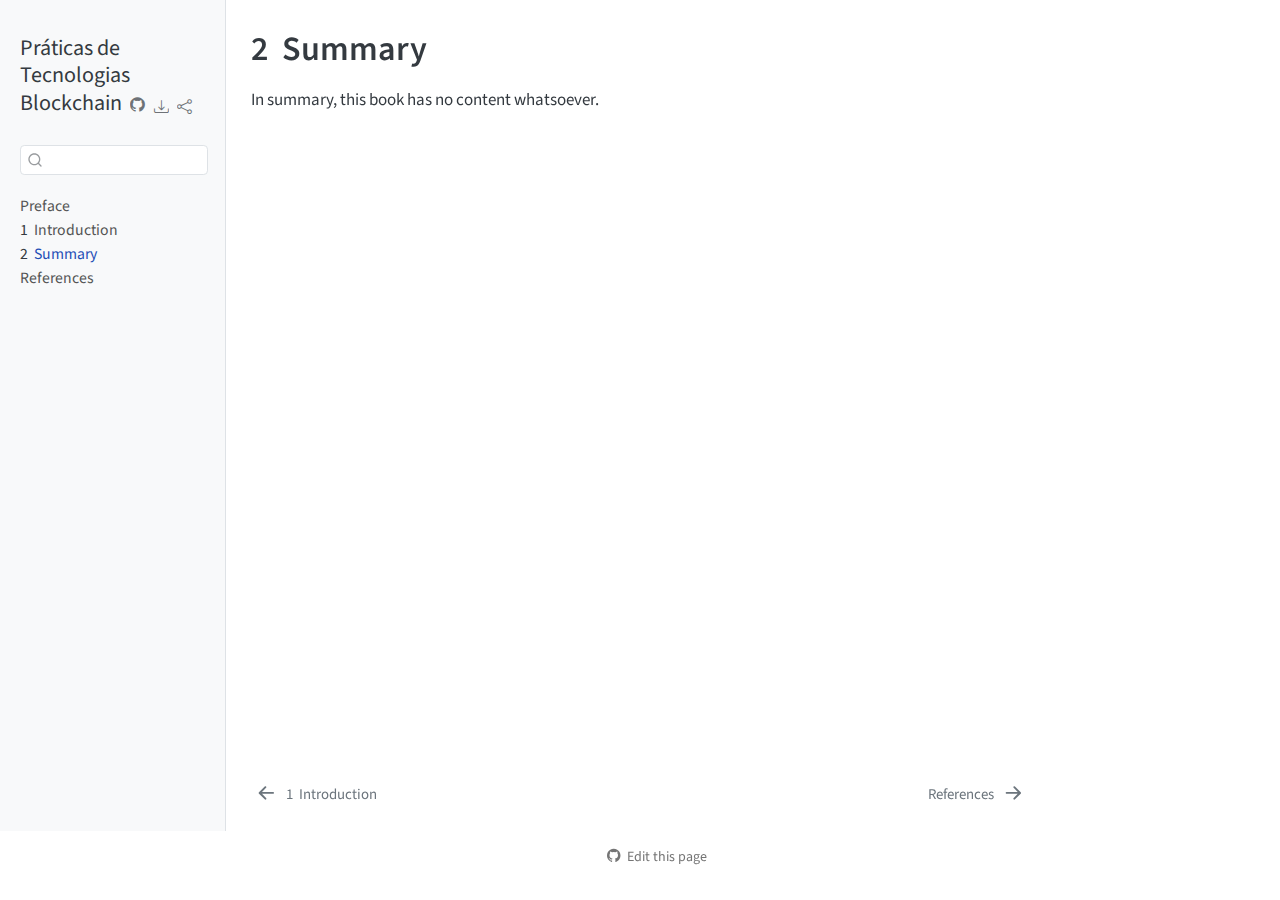
<file: _book/summary.html>
<!DOCTYPE html>
<html xmlns="http://www.w3.org/1999/xhtml" lang="en" xml:lang="en"><head>

<meta charset="utf-8">
<meta name="generator" content="quarto-1.5.57">

<meta name="viewport" content="width=device-width, initial-scale=1.0, user-scalable=yes">


<title>2&nbsp; Summary – Práticas de Tecnologias Blockchain</title>
<style>
code{white-space: pre-wrap;}
span.smallcaps{font-variant: small-caps;}
div.columns{display: flex; gap: min(4vw, 1.5em);}
div.column{flex: auto; overflow-x: auto;}
div.hanging-indent{margin-left: 1.5em; text-indent: -1.5em;}
ul.task-list{list-style: none;}
ul.task-list li input[type="checkbox"] {
  width: 0.8em;
  margin: 0 0.8em 0.2em -1em; /* quarto-specific, see https://github.com/quarto-dev/quarto-cli/issues/4556 */ 
  vertical-align: middle;
}
</style>


<script src="site_libs/quarto-nav/quarto-nav.js"></script>
<script src="site_libs/quarto-nav/headroom.min.js"></script>
<script src="site_libs/clipboard/clipboard.min.js"></script>
<script src="site_libs/quarto-search/autocomplete.umd.js"></script>
<script src="site_libs/quarto-search/fuse.min.js"></script>
<script src="site_libs/quarto-search/quarto-search.js"></script>
<meta name="quarto:offset" content="./">
<link href="./references.html" rel="next">
<link href="./intro.html" rel="prev">
<script src="site_libs/quarto-html/quarto.js"></script>
<script src="site_libs/quarto-html/popper.min.js"></script>
<script src="site_libs/quarto-html/tippy.umd.min.js"></script>
<script src="site_libs/quarto-html/anchor.min.js"></script>
<link href="site_libs/quarto-html/tippy.css" rel="stylesheet">
<link href="site_libs/quarto-html/quarto-syntax-highlighting.css" rel="stylesheet" id="quarto-text-highlighting-styles">
<script src="site_libs/bootstrap/bootstrap.min.js"></script>
<link href="site_libs/bootstrap/bootstrap-icons.css" rel="stylesheet">
<link href="site_libs/bootstrap/bootstrap.min.css" rel="stylesheet" id="quarto-bootstrap" data-mode="light">
<script id="quarto-search-options" type="application/json">{
  "location": "sidebar",
  "copy-button": false,
  "collapse-after": 3,
  "panel-placement": "start",
  "type": "textbox",
  "limit": 50,
  "keyboard-shortcut": [
    "f",
    "/",
    "s"
  ],
  "show-item-context": false,
  "language": {
    "search-no-results-text": "No results",
    "search-matching-documents-text": "matching documents",
    "search-copy-link-title": "Copy link to search",
    "search-hide-matches-text": "Hide additional matches",
    "search-more-match-text": "more match in this document",
    "search-more-matches-text": "more matches in this document",
    "search-clear-button-title": "Clear",
    "search-text-placeholder": "",
    "search-detached-cancel-button-title": "Cancel",
    "search-submit-button-title": "Submit",
    "search-label": "Search"
  }
}</script>
<script async="" src="https://hypothes.is/embed.js"></script>
<script>
  window.document.addEventListener("DOMContentLoaded", function (_event) {
    document.body.classList.add('hypothesis-enabled');
  });
</script>


</head>

<body class="nav-sidebar docked">

<div id="quarto-search-results"></div>
  <header id="quarto-header" class="headroom fixed-top">
  <nav class="quarto-secondary-nav">
    <div class="container-fluid d-flex">
      <button type="button" class="quarto-btn-toggle btn" data-bs-toggle="collapse" role="button" data-bs-target=".quarto-sidebar-collapse-item" aria-controls="quarto-sidebar" aria-expanded="false" aria-label="Toggle sidebar navigation" onclick="if (window.quartoToggleHeadroom) { window.quartoToggleHeadroom(); }">
        <i class="bi bi-layout-text-sidebar-reverse"></i>
      </button>
        <nav class="quarto-page-breadcrumbs" aria-label="breadcrumb"><ol class="breadcrumb"><li class="breadcrumb-item"><a href="./summary.html"><span class="chapter-number">2</span>&nbsp; <span class="chapter-title">Summary</span></a></li></ol></nav>
        <a class="flex-grow-1" role="navigation" data-bs-toggle="collapse" data-bs-target=".quarto-sidebar-collapse-item" aria-controls="quarto-sidebar" aria-expanded="false" aria-label="Toggle sidebar navigation" onclick="if (window.quartoToggleHeadroom) { window.quartoToggleHeadroom(); }">      
        </a>
      <button type="button" class="btn quarto-search-button" aria-label="Search" onclick="window.quartoOpenSearch();">
        <i class="bi bi-search"></i>
      </button>
    </div>
  </nav>
</header>
<!-- content -->
<div id="quarto-content" class="quarto-container page-columns page-rows-contents page-layout-article">
<!-- sidebar -->
  <nav id="quarto-sidebar" class="sidebar collapse collapse-horizontal quarto-sidebar-collapse-item sidebar-navigation docked overflow-auto">
    <div class="pt-lg-2 mt-2 text-left sidebar-header">
    <div class="sidebar-title mb-0 py-0">
      <a href="./">Práticas de Tecnologias Blockchain</a> 
        <div class="sidebar-tools-main tools-wide">
    <a href="https://github.com/jjallaire/hopr/" title="Source Code" class="quarto-navigation-tool px-1" aria-label="Source Code"><i class="bi bi-github"></i></a>
    <div class="dropdown">
      <a href="" title="Download" id="quarto-navigation-tool-dropdown-0" class="quarto-navigation-tool dropdown-toggle px-1" data-bs-toggle="dropdown" aria-expanded="false" role="link" aria-label="Download"><i class="bi bi-download"></i></a>
      <ul class="dropdown-menu" aria-labelledby="quarto-navigation-tool-dropdown-0">
          <li>
            <a class="dropdown-item sidebar-tools-main-item" href="./Práticas-de-Tecnologias-Blockchain.pdf">
              <i class="bi bi-file-pdf pe-1"></i>
            Download PDF
            </a>
          </li>
          <li>
            <a class="dropdown-item sidebar-tools-main-item" href="./Práticas-de-Tecnologias-Blockchain.epub">
              <i class="bi bi-journal pe-1"></i>
            Download ePub
            </a>
          </li>
      </ul>
    </div>
    <div class="dropdown">
      <a href="" title="Share" id="quarto-navigation-tool-dropdown-1" class="quarto-navigation-tool dropdown-toggle px-1" data-bs-toggle="dropdown" aria-expanded="false" role="link" aria-label="Share"><i class="bi bi-share"></i></a>
      <ul class="dropdown-menu" aria-labelledby="quarto-navigation-tool-dropdown-1">
          <li>
            <a class="dropdown-item sidebar-tools-main-item" href="https://twitter.com/intent/tweet?url=|url|">
              <i class="bi bi-twitter pe-1"></i>
            Twitter
            </a>
          </li>
          <li>
            <a class="dropdown-item sidebar-tools-main-item" href="https://www.facebook.com/sharer/sharer.php?u=|url|">
              <i class="bi bi-facebook pe-1"></i>
            Facebook
            </a>
          </li>
      </ul>
    </div>
</div>
    </div>
      </div>
        <div class="mt-2 flex-shrink-0 align-items-center">
        <div class="sidebar-search">
        <div id="quarto-search" class="" title="Search"></div>
        </div>
        </div>
    <div class="sidebar-menu-container"> 
    <ul class="list-unstyled mt-1">
        <li class="sidebar-item">
  <div class="sidebar-item-container"> 
  <a href="./index.html" class="sidebar-item-text sidebar-link">
 <span class="menu-text">Preface</span></a>
  </div>
</li>
        <li class="sidebar-item">
  <div class="sidebar-item-container"> 
  <a href="./intro.html" class="sidebar-item-text sidebar-link">
 <span class="menu-text"><span class="chapter-number">1</span>&nbsp; <span class="chapter-title">Introduction</span></span></a>
  </div>
</li>
        <li class="sidebar-item">
  <div class="sidebar-item-container"> 
  <a href="./summary.html" class="sidebar-item-text sidebar-link active">
 <span class="menu-text"><span class="chapter-number">2</span>&nbsp; <span class="chapter-title">Summary</span></span></a>
  </div>
</li>
        <li class="sidebar-item">
  <div class="sidebar-item-container"> 
  <a href="./references.html" class="sidebar-item-text sidebar-link">
 <span class="menu-text">References</span></a>
  </div>
</li>
    </ul>
    </div>
</nav>
<div id="quarto-sidebar-glass" class="quarto-sidebar-collapse-item" data-bs-toggle="collapse" data-bs-target=".quarto-sidebar-collapse-item"></div>
<!-- margin-sidebar -->
    <div id="quarto-margin-sidebar" class="sidebar margin-sidebar zindex-bottom">
        
    </div>
<!-- main -->
<main class="content" id="quarto-document-content">

<header id="title-block-header" class="quarto-title-block default">
<div class="quarto-title">
<h1 class="title"><span class="chapter-number">2</span>&nbsp; <span class="chapter-title">Summary</span></h1>
</div>



<div class="quarto-title-meta">

    
  
    
  </div>
  


</header>


<p>In summary, this book has no content whatsoever.</p>



</main> <!-- /main -->
<script id="quarto-html-after-body" type="application/javascript">
window.document.addEventListener("DOMContentLoaded", function (event) {
  const toggleBodyColorMode = (bsSheetEl) => {
    const mode = bsSheetEl.getAttribute("data-mode");
    const bodyEl = window.document.querySelector("body");
    if (mode === "dark") {
      bodyEl.classList.add("quarto-dark");
      bodyEl.classList.remove("quarto-light");
    } else {
      bodyEl.classList.add("quarto-light");
      bodyEl.classList.remove("quarto-dark");
    }
  }
  const toggleBodyColorPrimary = () => {
    const bsSheetEl = window.document.querySelector("link#quarto-bootstrap");
    if (bsSheetEl) {
      toggleBodyColorMode(bsSheetEl);
    }
  }
  toggleBodyColorPrimary();  
  const icon = "";
  const anchorJS = new window.AnchorJS();
  anchorJS.options = {
    placement: 'right',
    icon: icon
  };
  anchorJS.add('.anchored');
  const isCodeAnnotation = (el) => {
    for (const clz of el.classList) {
      if (clz.startsWith('code-annotation-')) {                     
        return true;
      }
    }
    return false;
  }
  const onCopySuccess = function(e) {
    // button target
    const button = e.trigger;
    // don't keep focus
    button.blur();
    // flash "checked"
    button.classList.add('code-copy-button-checked');
    var currentTitle = button.getAttribute("title");
    button.setAttribute("title", "Copied!");
    let tooltip;
    if (window.bootstrap) {
      button.setAttribute("data-bs-toggle", "tooltip");
      button.setAttribute("data-bs-placement", "left");
      button.setAttribute("data-bs-title", "Copied!");
      tooltip = new bootstrap.Tooltip(button, 
        { trigger: "manual", 
          customClass: "code-copy-button-tooltip",
          offset: [0, -8]});
      tooltip.show();    
    }
    setTimeout(function() {
      if (tooltip) {
        tooltip.hide();
        button.removeAttribute("data-bs-title");
        button.removeAttribute("data-bs-toggle");
        button.removeAttribute("data-bs-placement");
      }
      button.setAttribute("title", currentTitle);
      button.classList.remove('code-copy-button-checked');
    }, 1000);
    // clear code selection
    e.clearSelection();
  }
  const getTextToCopy = function(trigger) {
      const codeEl = trigger.previousElementSibling.cloneNode(true);
      for (const childEl of codeEl.children) {
        if (isCodeAnnotation(childEl)) {
          childEl.remove();
        }
      }
      return codeEl.innerText;
  }
  const clipboard = new window.ClipboardJS('.code-copy-button:not([data-in-quarto-modal])', {
    text: getTextToCopy
  });
  clipboard.on('success', onCopySuccess);
  if (window.document.getElementById('quarto-embedded-source-code-modal')) {
    // For code content inside modals, clipBoardJS needs to be initialized with a container option
    // TODO: Check when it could be a function (https://github.com/zenorocha/clipboard.js/issues/860)
    const clipboardModal = new window.ClipboardJS('.code-copy-button[data-in-quarto-modal]', {
      text: getTextToCopy,
      container: window.document.getElementById('quarto-embedded-source-code-modal')
    });
    clipboardModal.on('success', onCopySuccess);
  }
    var localhostRegex = new RegExp(/^(?:http|https):\/\/localhost\:?[0-9]*\//);
    var mailtoRegex = new RegExp(/^mailto:/);
      var filterRegex = new RegExp('/' + window.location.host + '/');
    var isInternal = (href) => {
        return filterRegex.test(href) || localhostRegex.test(href) || mailtoRegex.test(href);
    }
    // Inspect non-navigation links and adorn them if external
 	var links = window.document.querySelectorAll('a[href]:not(.nav-link):not(.navbar-brand):not(.toc-action):not(.sidebar-link):not(.sidebar-item-toggle):not(.pagination-link):not(.no-external):not([aria-hidden]):not(.dropdown-item):not(.quarto-navigation-tool):not(.about-link)');
    for (var i=0; i<links.length; i++) {
      const link = links[i];
      if (!isInternal(link.href)) {
        // undo the damage that might have been done by quarto-nav.js in the case of
        // links that we want to consider external
        if (link.dataset.originalHref !== undefined) {
          link.href = link.dataset.originalHref;
        }
      }
    }
  function tippyHover(el, contentFn, onTriggerFn, onUntriggerFn) {
    const config = {
      allowHTML: true,
      maxWidth: 500,
      delay: 100,
      arrow: false,
      appendTo: function(el) {
          return el.parentElement;
      },
      interactive: true,
      interactiveBorder: 10,
      theme: 'quarto',
      placement: 'bottom-start',
    };
    if (contentFn) {
      config.content = contentFn;
    }
    if (onTriggerFn) {
      config.onTrigger = onTriggerFn;
    }
    if (onUntriggerFn) {
      config.onUntrigger = onUntriggerFn;
    }
    window.tippy(el, config); 
  }
  const noterefs = window.document.querySelectorAll('a[role="doc-noteref"]');
  for (var i=0; i<noterefs.length; i++) {
    const ref = noterefs[i];
    tippyHover(ref, function() {
      // use id or data attribute instead here
      let href = ref.getAttribute('data-footnote-href') || ref.getAttribute('href');
      try { href = new URL(href).hash; } catch {}
      const id = href.replace(/^#\/?/, "");
      const note = window.document.getElementById(id);
      if (note) {
        return note.innerHTML;
      } else {
        return "";
      }
    });
  }
  const xrefs = window.document.querySelectorAll('a.quarto-xref');
  const processXRef = (id, note) => {
    // Strip column container classes
    const stripColumnClz = (el) => {
      el.classList.remove("page-full", "page-columns");
      if (el.children) {
        for (const child of el.children) {
          stripColumnClz(child);
        }
      }
    }
    stripColumnClz(note)
    if (id === null || id.startsWith('sec-')) {
      // Special case sections, only their first couple elements
      const container = document.createElement("div");
      if (note.children && note.children.length > 2) {
        container.appendChild(note.children[0].cloneNode(true));
        for (let i = 1; i < note.children.length; i++) {
          const child = note.children[i];
          if (child.tagName === "P" && child.innerText === "") {
            continue;
          } else {
            container.appendChild(child.cloneNode(true));
            break;
          }
        }
        if (window.Quarto?.typesetMath) {
          window.Quarto.typesetMath(container);
        }
        return container.innerHTML
      } else {
        if (window.Quarto?.typesetMath) {
          window.Quarto.typesetMath(note);
        }
        return note.innerHTML;
      }
    } else {
      // Remove any anchor links if they are present
      const anchorLink = note.querySelector('a.anchorjs-link');
      if (anchorLink) {
        anchorLink.remove();
      }
      if (window.Quarto?.typesetMath) {
        window.Quarto.typesetMath(note);
      }
      // TODO in 1.5, we should make sure this works without a callout special case
      if (note.classList.contains("callout")) {
        return note.outerHTML;
      } else {
        return note.innerHTML;
      }
    }
  }
  for (var i=0; i<xrefs.length; i++) {
    const xref = xrefs[i];
    tippyHover(xref, undefined, function(instance) {
      instance.disable();
      let url = xref.getAttribute('href');
      let hash = undefined; 
      if (url.startsWith('#')) {
        hash = url;
      } else {
        try { hash = new URL(url).hash; } catch {}
      }
      if (hash) {
        const id = hash.replace(/^#\/?/, "");
        const note = window.document.getElementById(id);
        if (note !== null) {
          try {
            const html = processXRef(id, note.cloneNode(true));
            instance.setContent(html);
          } finally {
            instance.enable();
            instance.show();
          }
        } else {
          // See if we can fetch this
          fetch(url.split('#')[0])
          .then(res => res.text())
          .then(html => {
            const parser = new DOMParser();
            const htmlDoc = parser.parseFromString(html, "text/html");
            const note = htmlDoc.getElementById(id);
            if (note !== null) {
              const html = processXRef(id, note);
              instance.setContent(html);
            } 
          }).finally(() => {
            instance.enable();
            instance.show();
          });
        }
      } else {
        // See if we can fetch a full url (with no hash to target)
        // This is a special case and we should probably do some content thinning / targeting
        fetch(url)
        .then(res => res.text())
        .then(html => {
          const parser = new DOMParser();
          const htmlDoc = parser.parseFromString(html, "text/html");
          const note = htmlDoc.querySelector('main.content');
          if (note !== null) {
            // This should only happen for chapter cross references
            // (since there is no id in the URL)
            // remove the first header
            if (note.children.length > 0 && note.children[0].tagName === "HEADER") {
              note.children[0].remove();
            }
            const html = processXRef(null, note);
            instance.setContent(html);
          } 
        }).finally(() => {
          instance.enable();
          instance.show();
        });
      }
    }, function(instance) {
    });
  }
      let selectedAnnoteEl;
      const selectorForAnnotation = ( cell, annotation) => {
        let cellAttr = 'data-code-cell="' + cell + '"';
        let lineAttr = 'data-code-annotation="' +  annotation + '"';
        const selector = 'span[' + cellAttr + '][' + lineAttr + ']';
        return selector;
      }
      const selectCodeLines = (annoteEl) => {
        const doc = window.document;
        const targetCell = annoteEl.getAttribute("data-target-cell");
        const targetAnnotation = annoteEl.getAttribute("data-target-annotation");
        const annoteSpan = window.document.querySelector(selectorForAnnotation(targetCell, targetAnnotation));
        const lines = annoteSpan.getAttribute("data-code-lines").split(",");
        const lineIds = lines.map((line) => {
          return targetCell + "-" + line;
        })
        let top = null;
        let height = null;
        let parent = null;
        if (lineIds.length > 0) {
            //compute the position of the single el (top and bottom and make a div)
            const el = window.document.getElementById(lineIds[0]);
            top = el.offsetTop;
            height = el.offsetHeight;
            parent = el.parentElement.parentElement;
          if (lineIds.length > 1) {
            const lastEl = window.document.getElementById(lineIds[lineIds.length - 1]);
            const bottom = lastEl.offsetTop + lastEl.offsetHeight;
            height = bottom - top;
          }
          if (top !== null && height !== null && parent !== null) {
            // cook up a div (if necessary) and position it 
            let div = window.document.getElementById("code-annotation-line-highlight");
            if (div === null) {
              div = window.document.createElement("div");
              div.setAttribute("id", "code-annotation-line-highlight");
              div.style.position = 'absolute';
              parent.appendChild(div);
            }
            div.style.top = top - 2 + "px";
            div.style.height = height + 4 + "px";
            div.style.left = 0;
            let gutterDiv = window.document.getElementById("code-annotation-line-highlight-gutter");
            if (gutterDiv === null) {
              gutterDiv = window.document.createElement("div");
              gutterDiv.setAttribute("id", "code-annotation-line-highlight-gutter");
              gutterDiv.style.position = 'absolute';
              const codeCell = window.document.getElementById(targetCell);
              const gutter = codeCell.querySelector('.code-annotation-gutter');
              gutter.appendChild(gutterDiv);
            }
            gutterDiv.style.top = top - 2 + "px";
            gutterDiv.style.height = height + 4 + "px";
          }
          selectedAnnoteEl = annoteEl;
        }
      };
      const unselectCodeLines = () => {
        const elementsIds = ["code-annotation-line-highlight", "code-annotation-line-highlight-gutter"];
        elementsIds.forEach((elId) => {
          const div = window.document.getElementById(elId);
          if (div) {
            div.remove();
          }
        });
        selectedAnnoteEl = undefined;
      };
        // Handle positioning of the toggle
    window.addEventListener(
      "resize",
      throttle(() => {
        elRect = undefined;
        if (selectedAnnoteEl) {
          selectCodeLines(selectedAnnoteEl);
        }
      }, 10)
    );
    function throttle(fn, ms) {
    let throttle = false;
    let timer;
      return (...args) => {
        if(!throttle) { // first call gets through
            fn.apply(this, args);
            throttle = true;
        } else { // all the others get throttled
            if(timer) clearTimeout(timer); // cancel #2
            timer = setTimeout(() => {
              fn.apply(this, args);
              timer = throttle = false;
            }, ms);
        }
      };
    }
      // Attach click handler to the DT
      const annoteDls = window.document.querySelectorAll('dt[data-target-cell]');
      for (const annoteDlNode of annoteDls) {
        annoteDlNode.addEventListener('click', (event) => {
          const clickedEl = event.target;
          if (clickedEl !== selectedAnnoteEl) {
            unselectCodeLines();
            const activeEl = window.document.querySelector('dt[data-target-cell].code-annotation-active');
            if (activeEl) {
              activeEl.classList.remove('code-annotation-active');
            }
            selectCodeLines(clickedEl);
            clickedEl.classList.add('code-annotation-active');
          } else {
            // Unselect the line
            unselectCodeLines();
            clickedEl.classList.remove('code-annotation-active');
          }
        });
      }
  const findCites = (el) => {
    const parentEl = el.parentElement;
    if (parentEl) {
      const cites = parentEl.dataset.cites;
      if (cites) {
        return {
          el,
          cites: cites.split(' ')
        };
      } else {
        return findCites(el.parentElement)
      }
    } else {
      return undefined;
    }
  };
  var bibliorefs = window.document.querySelectorAll('a[role="doc-biblioref"]');
  for (var i=0; i<bibliorefs.length; i++) {
    const ref = bibliorefs[i];
    const citeInfo = findCites(ref);
    if (citeInfo) {
      tippyHover(citeInfo.el, function() {
        var popup = window.document.createElement('div');
        citeInfo.cites.forEach(function(cite) {
          var citeDiv = window.document.createElement('div');
          citeDiv.classList.add('hanging-indent');
          citeDiv.classList.add('csl-entry');
          var biblioDiv = window.document.getElementById('ref-' + cite);
          if (biblioDiv) {
            citeDiv.innerHTML = biblioDiv.innerHTML;
          }
          popup.appendChild(citeDiv);
        });
        return popup.innerHTML;
      });
    }
  }
});
</script>
<nav class="page-navigation">
  <div class="nav-page nav-page-previous">
      <a href="./intro.html" class="pagination-link" aria-label="Introduction">
        <i class="bi bi-arrow-left-short"></i> <span class="nav-page-text"><span class="chapter-number">1</span>&nbsp; <span class="chapter-title">Introduction</span></span>
      </a>          
  </div>
  <div class="nav-page nav-page-next">
      <a href="./references.html" class="pagination-link" aria-label="References">
        <span class="nav-page-text">References</span> <i class="bi bi-arrow-right-short"></i>
      </a>
  </div>
</nav>
</div> <!-- /content -->




<footer class="footer"><div class="nav-footer"><div class="nav-footer-center"><div class="toc-actions"><ul><li><a href="https://github.com/jjallaire/hopr/edit/main/summary.qmd" class="toc-action"><i class="bi bi-github"></i>Edit this page</a></li></ul></div></div></div></footer></body></html>
</file>
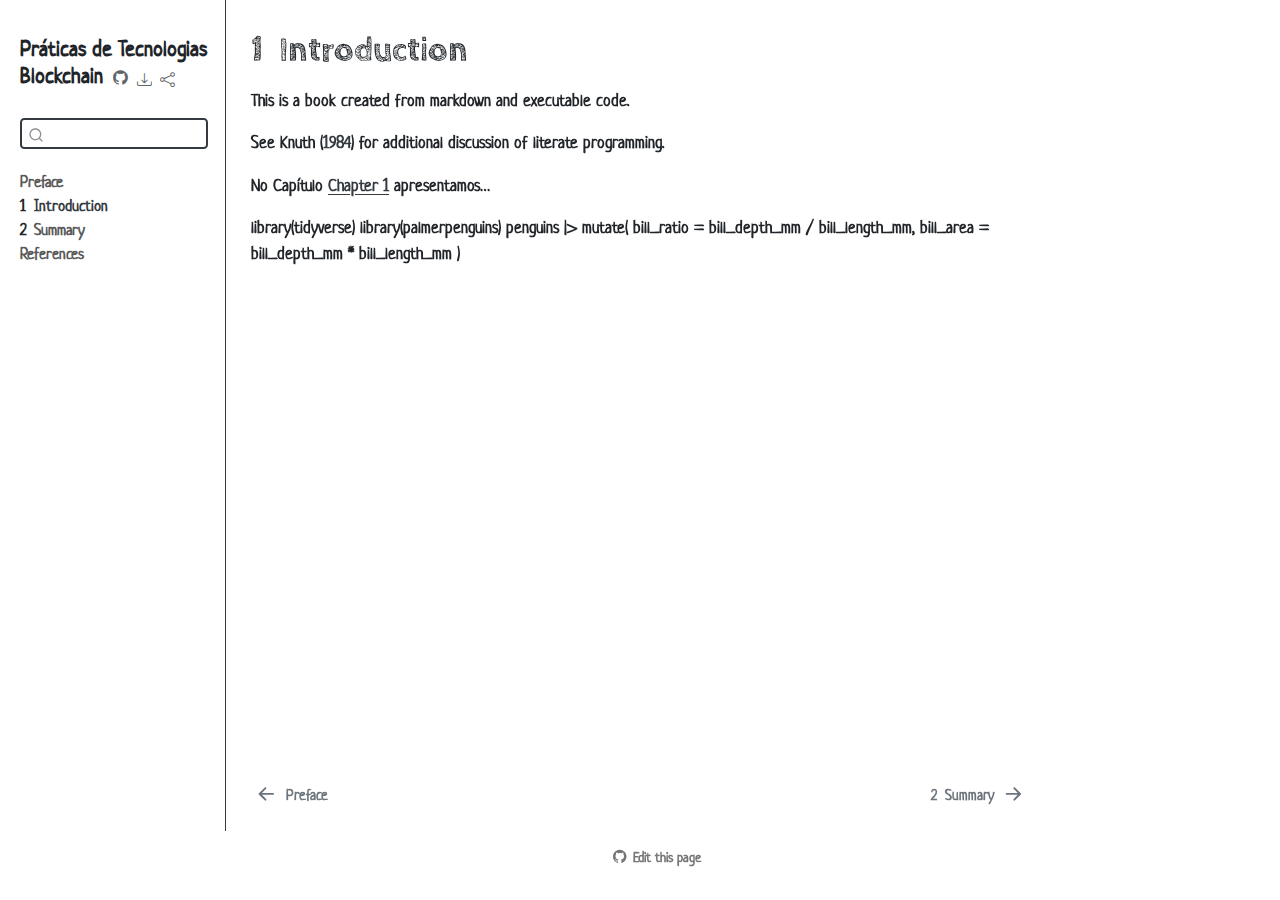
<file: docs/intro.html>
<!DOCTYPE html>
<html xmlns="http://www.w3.org/1999/xhtml" lang="en" xml:lang="en"><head>

<meta charset="utf-8">
<meta name="generator" content="quarto-1.5.57">

<meta name="viewport" content="width=device-width, initial-scale=1.0, user-scalable=yes">


<title>1&nbsp; Introduction – Práticas de Tecnologias Blockchain</title>
<style>
code{white-space: pre-wrap;}
span.smallcaps{font-variant: small-caps;}
div.columns{display: flex; gap: min(4vw, 1.5em);}
div.column{flex: auto; overflow-x: auto;}
div.hanging-indent{margin-left: 1.5em; text-indent: -1.5em;}
ul.task-list{list-style: none;}
ul.task-list li input[type="checkbox"] {
  width: 0.8em;
  margin: 0 0.8em 0.2em -1em; /* quarto-specific, see https://github.com/quarto-dev/quarto-cli/issues/4556 */ 
  vertical-align: middle;
}
/* CSS for citations */
div.csl-bib-body { }
div.csl-entry {
  clear: both;
  margin-bottom: 0em;
}
.hanging-indent div.csl-entry {
  margin-left:2em;
  text-indent:-2em;
}
div.csl-left-margin {
  min-width:2em;
  float:left;
}
div.csl-right-inline {
  margin-left:2em;
  padding-left:1em;
}
div.csl-indent {
  margin-left: 2em;
}</style>


<script src="site_libs/quarto-nav/quarto-nav.js"></script>
<script src="site_libs/quarto-nav/headroom.min.js"></script>
<script src="site_libs/clipboard/clipboard.min.js"></script>
<script src="site_libs/quarto-search/autocomplete.umd.js"></script>
<script src="site_libs/quarto-search/fuse.min.js"></script>
<script src="site_libs/quarto-search/quarto-search.js"></script>
<meta name="quarto:offset" content="./">
<link href="./summary.html" rel="next">
<link href="./index.html" rel="prev">
<script src="site_libs/quarto-html/quarto.js"></script>
<script src="site_libs/quarto-html/popper.min.js"></script>
<script src="site_libs/quarto-html/tippy.umd.min.js"></script>
<script src="site_libs/quarto-html/anchor.min.js"></script>
<link href="site_libs/quarto-html/tippy.css" rel="stylesheet">
<link href="site_libs/quarto-html/quarto-syntax-highlighting.css" rel="stylesheet" id="quarto-text-highlighting-styles">
<script src="site_libs/bootstrap/bootstrap.min.js"></script>
<link href="site_libs/bootstrap/bootstrap-icons.css" rel="stylesheet">
<link href="site_libs/bootstrap/bootstrap.min.css" rel="stylesheet" id="quarto-bootstrap" data-mode="light">
<script id="quarto-search-options" type="application/json">{
  "location": "sidebar",
  "copy-button": false,
  "collapse-after": 3,
  "panel-placement": "start",
  "type": "textbox",
  "limit": 50,
  "keyboard-shortcut": [
    "f",
    "/",
    "s"
  ],
  "show-item-context": false,
  "language": {
    "search-no-results-text": "No results",
    "search-matching-documents-text": "matching documents",
    "search-copy-link-title": "Copy link to search",
    "search-hide-matches-text": "Hide additional matches",
    "search-more-match-text": "more match in this document",
    "search-more-matches-text": "more matches in this document",
    "search-clear-button-title": "Clear",
    "search-text-placeholder": "",
    "search-detached-cancel-button-title": "Cancel",
    "search-submit-button-title": "Submit",
    "search-label": "Search"
  }
}</script>
<script async="" src="https://hypothes.is/embed.js"></script>
<script>
  window.document.addEventListener("DOMContentLoaded", function (_event) {
    document.body.classList.add('hypothesis-enabled');
  });
</script>


</head>

<body class="nav-sidebar docked">

<div id="quarto-search-results"></div>
  <header id="quarto-header" class="headroom fixed-top">
  <nav class="quarto-secondary-nav">
    <div class="container-fluid d-flex">
      <button type="button" class="quarto-btn-toggle btn" data-bs-toggle="collapse" role="button" data-bs-target=".quarto-sidebar-collapse-item" aria-controls="quarto-sidebar" aria-expanded="false" aria-label="Toggle sidebar navigation" onclick="if (window.quartoToggleHeadroom) { window.quartoToggleHeadroom(); }">
        <i class="bi bi-layout-text-sidebar-reverse"></i>
      </button>
        <nav class="quarto-page-breadcrumbs" aria-label="breadcrumb"><ol class="breadcrumb"><li class="breadcrumb-item"><a href="./intro.html"><span class="chapter-number">1</span>&nbsp; <span class="chapter-title">Introduction</span></a></li></ol></nav>
        <a class="flex-grow-1" role="navigation" data-bs-toggle="collapse" data-bs-target=".quarto-sidebar-collapse-item" aria-controls="quarto-sidebar" aria-expanded="false" aria-label="Toggle sidebar navigation" onclick="if (window.quartoToggleHeadroom) { window.quartoToggleHeadroom(); }">      
        </a>
      <button type="button" class="btn quarto-search-button" aria-label="Search" onclick="window.quartoOpenSearch();">
        <i class="bi bi-search"></i>
      </button>
    </div>
  </nav>
</header>
<!-- content -->
<div id="quarto-content" class="quarto-container page-columns page-rows-contents page-layout-article">
<!-- sidebar -->
  <nav id="quarto-sidebar" class="sidebar collapse collapse-horizontal quarto-sidebar-collapse-item sidebar-navigation docked overflow-auto">
    <div class="pt-lg-2 mt-2 text-left sidebar-header">
    <div class="sidebar-title mb-0 py-0">
      <a href="./">Práticas de Tecnologias Blockchain</a> 
        <div class="sidebar-tools-main tools-wide">
    <a href="https://github.com/rogerioag/praticas-tecnologias-blockchain" title="Source Code" class="quarto-navigation-tool px-1" aria-label="Source Code"><i class="bi bi-github"></i></a>
    <div class="dropdown">
      <a href="" title="Download" id="quarto-navigation-tool-dropdown-0" class="quarto-navigation-tool dropdown-toggle px-1" data-bs-toggle="dropdown" aria-expanded="false" role="link" aria-label="Download"><i class="bi bi-download"></i></a>
      <ul class="dropdown-menu" aria-labelledby="quarto-navigation-tool-dropdown-0">
          <li>
            <a class="dropdown-item sidebar-tools-main-item" href="./Práticas-de-Tecnologias-Blockchain.pdf">
              <i class="bi bi-file-pdf pe-1"></i>
            Download PDF
            </a>
          </li>
          <li>
            <a class="dropdown-item sidebar-tools-main-item" href="./Práticas-de-Tecnologias-Blockchain.epub">
              <i class="bi bi-journal pe-1"></i>
            Download ePub
            </a>
          </li>
      </ul>
    </div>
    <div class="dropdown">
      <a href="" title="Share" id="quarto-navigation-tool-dropdown-1" class="quarto-navigation-tool dropdown-toggle px-1" data-bs-toggle="dropdown" aria-expanded="false" role="link" aria-label="Share"><i class="bi bi-share"></i></a>
      <ul class="dropdown-menu" aria-labelledby="quarto-navigation-tool-dropdown-1">
          <li>
            <a class="dropdown-item sidebar-tools-main-item" href="https://twitter.com/intent/tweet?url=|url|">
              <i class="bi bi-twitter pe-1"></i>
            Twitter
            </a>
          </li>
          <li>
            <a class="dropdown-item sidebar-tools-main-item" href="https://www.facebook.com/sharer/sharer.php?u=|url|">
              <i class="bi bi-facebook pe-1"></i>
            Facebook
            </a>
          </li>
      </ul>
    </div>
</div>
    </div>
      </div>
        <div class="mt-2 flex-shrink-0 align-items-center">
        <div class="sidebar-search">
        <div id="quarto-search" class="" title="Search"></div>
        </div>
        </div>
    <div class="sidebar-menu-container"> 
    <ul class="list-unstyled mt-1">
        <li class="sidebar-item">
  <div class="sidebar-item-container"> 
  <a href="./index.html" class="sidebar-item-text sidebar-link">
 <span class="menu-text">Preface</span></a>
  </div>
</li>
        <li class="sidebar-item">
  <div class="sidebar-item-container"> 
  <a href="./intro.html" class="sidebar-item-text sidebar-link active">
 <span class="menu-text"><span class="chapter-number">1</span>&nbsp; <span class="chapter-title">Introduction</span></span></a>
  </div>
</li>
        <li class="sidebar-item">
  <div class="sidebar-item-container"> 
  <a href="./summary.html" class="sidebar-item-text sidebar-link">
 <span class="menu-text"><span class="chapter-number">2</span>&nbsp; <span class="chapter-title">Summary</span></span></a>
  </div>
</li>
        <li class="sidebar-item">
  <div class="sidebar-item-container"> 
  <a href="./references.html" class="sidebar-item-text sidebar-link">
 <span class="menu-text">References</span></a>
  </div>
</li>
    </ul>
    </div>
</nav>
<div id="quarto-sidebar-glass" class="quarto-sidebar-collapse-item" data-bs-toggle="collapse" data-bs-target=".quarto-sidebar-collapse-item"></div>
<!-- margin-sidebar -->
    <div id="quarto-margin-sidebar" class="sidebar margin-sidebar zindex-bottom">
        
    </div>
<!-- main -->
<main class="content" id="quarto-document-content">

<header id="title-block-header" class="quarto-title-block default">
<div class="quarto-title">
<h1 class="title"><span id="sec-introduction" class="quarto-section-identifier"><span class="chapter-number">1</span>&nbsp; <span class="chapter-title">Introduction</span></span></h1>
</div>



<div class="quarto-title-meta">

    
  
    
  </div>
  


</header>


<p>This is a book created from markdown and executable code.</p>
<p>See <span class="citation" data-cites="knuth84">Knuth (<a href="references.html#ref-knuth84" role="doc-biblioref">1984</a>)</span> for additional discussion of literate programming.</p>
<p>No Capítulo <a href="#sec-introduction" class="quarto-xref"><span>Chapter 1</span></a> apresentamos…</p>
<p>library(tidyverse) library(palmerpenguins) penguins |&gt; mutate( bill_ratio = bill_depth_mm / bill_length_mm, bill_area = bill_depth_mm * bill_length_mm )</p>


<div id="refs" class="references csl-bib-body hanging-indent" data-entry-spacing="0" role="list" style="display: none">
<div id="ref-knuth84" class="csl-entry" role="listitem">
Knuth, Donald E. 1984. <span>“Literate Programming.”</span> <em>Comput. J.</em> 27 (2): 97–111. <a href="https://doi.org/10.1093/comjnl/27.2.97">https://doi.org/10.1093/comjnl/27.2.97</a>.
</div>
</div>

</main> <!-- /main -->
<script id="quarto-html-after-body" type="application/javascript">
window.document.addEventListener("DOMContentLoaded", function (event) {
  const toggleBodyColorMode = (bsSheetEl) => {
    const mode = bsSheetEl.getAttribute("data-mode");
    const bodyEl = window.document.querySelector("body");
    if (mode === "dark") {
      bodyEl.classList.add("quarto-dark");
      bodyEl.classList.remove("quarto-light");
    } else {
      bodyEl.classList.add("quarto-light");
      bodyEl.classList.remove("quarto-dark");
    }
  }
  const toggleBodyColorPrimary = () => {
    const bsSheetEl = window.document.querySelector("link#quarto-bootstrap");
    if (bsSheetEl) {
      toggleBodyColorMode(bsSheetEl);
    }
  }
  toggleBodyColorPrimary();  
  const icon = "";
  const anchorJS = new window.AnchorJS();
  anchorJS.options = {
    placement: 'right',
    icon: icon
  };
  anchorJS.add('.anchored');
  const isCodeAnnotation = (el) => {
    for (const clz of el.classList) {
      if (clz.startsWith('code-annotation-')) {                     
        return true;
      }
    }
    return false;
  }
  const onCopySuccess = function(e) {
    // button target
    const button = e.trigger;
    // don't keep focus
    button.blur();
    // flash "checked"
    button.classList.add('code-copy-button-checked');
    var currentTitle = button.getAttribute("title");
    button.setAttribute("title", "Copied!");
    let tooltip;
    if (window.bootstrap) {
      button.setAttribute("data-bs-toggle", "tooltip");
      button.setAttribute("data-bs-placement", "left");
      button.setAttribute("data-bs-title", "Copied!");
      tooltip = new bootstrap.Tooltip(button, 
        { trigger: "manual", 
          customClass: "code-copy-button-tooltip",
          offset: [0, -8]});
      tooltip.show();    
    }
    setTimeout(function() {
      if (tooltip) {
        tooltip.hide();
        button.removeAttribute("data-bs-title");
        button.removeAttribute("data-bs-toggle");
        button.removeAttribute("data-bs-placement");
      }
      button.setAttribute("title", currentTitle);
      button.classList.remove('code-copy-button-checked');
    }, 1000);
    // clear code selection
    e.clearSelection();
  }
  const getTextToCopy = function(trigger) {
      const codeEl = trigger.previousElementSibling.cloneNode(true);
      for (const childEl of codeEl.children) {
        if (isCodeAnnotation(childEl)) {
          childEl.remove();
        }
      }
      return codeEl.innerText;
  }
  const clipboard = new window.ClipboardJS('.code-copy-button:not([data-in-quarto-modal])', {
    text: getTextToCopy
  });
  clipboard.on('success', onCopySuccess);
  if (window.document.getElementById('quarto-embedded-source-code-modal')) {
    // For code content inside modals, clipBoardJS needs to be initialized with a container option
    // TODO: Check when it could be a function (https://github.com/zenorocha/clipboard.js/issues/860)
    const clipboardModal = new window.ClipboardJS('.code-copy-button[data-in-quarto-modal]', {
      text: getTextToCopy,
      container: window.document.getElementById('quarto-embedded-source-code-modal')
    });
    clipboardModal.on('success', onCopySuccess);
  }
    var localhostRegex = new RegExp(/^(?:http|https):\/\/localhost\:?[0-9]*\//);
    var mailtoRegex = new RegExp(/^mailto:/);
      var filterRegex = new RegExp('/' + window.location.host + '/');
    var isInternal = (href) => {
        return filterRegex.test(href) || localhostRegex.test(href) || mailtoRegex.test(href);
    }
    // Inspect non-navigation links and adorn them if external
 	var links = window.document.querySelectorAll('a[href]:not(.nav-link):not(.navbar-brand):not(.toc-action):not(.sidebar-link):not(.sidebar-item-toggle):not(.pagination-link):not(.no-external):not([aria-hidden]):not(.dropdown-item):not(.quarto-navigation-tool):not(.about-link)');
    for (var i=0; i<links.length; i++) {
      const link = links[i];
      if (!isInternal(link.href)) {
        // undo the damage that might have been done by quarto-nav.js in the case of
        // links that we want to consider external
        if (link.dataset.originalHref !== undefined) {
          link.href = link.dataset.originalHref;
        }
      }
    }
  function tippyHover(el, contentFn, onTriggerFn, onUntriggerFn) {
    const config = {
      allowHTML: true,
      maxWidth: 500,
      delay: 100,
      arrow: false,
      appendTo: function(el) {
          return el.parentElement;
      },
      interactive: true,
      interactiveBorder: 10,
      theme: 'quarto',
      placement: 'bottom-start',
    };
    if (contentFn) {
      config.content = contentFn;
    }
    if (onTriggerFn) {
      config.onTrigger = onTriggerFn;
    }
    if (onUntriggerFn) {
      config.onUntrigger = onUntriggerFn;
    }
    window.tippy(el, config); 
  }
  const noterefs = window.document.querySelectorAll('a[role="doc-noteref"]');
  for (var i=0; i<noterefs.length; i++) {
    const ref = noterefs[i];
    tippyHover(ref, function() {
      // use id or data attribute instead here
      let href = ref.getAttribute('data-footnote-href') || ref.getAttribute('href');
      try { href = new URL(href).hash; } catch {}
      const id = href.replace(/^#\/?/, "");
      const note = window.document.getElementById(id);
      if (note) {
        return note.innerHTML;
      } else {
        return "";
      }
    });
  }
  const xrefs = window.document.querySelectorAll('a.quarto-xref');
  const processXRef = (id, note) => {
    // Strip column container classes
    const stripColumnClz = (el) => {
      el.classList.remove("page-full", "page-columns");
      if (el.children) {
        for (const child of el.children) {
          stripColumnClz(child);
        }
      }
    }
    stripColumnClz(note)
    if (id === null || id.startsWith('sec-')) {
      // Special case sections, only their first couple elements
      const container = document.createElement("div");
      if (note.children && note.children.length > 2) {
        container.appendChild(note.children[0].cloneNode(true));
        for (let i = 1; i < note.children.length; i++) {
          const child = note.children[i];
          if (child.tagName === "P" && child.innerText === "") {
            continue;
          } else {
            container.appendChild(child.cloneNode(true));
            break;
          }
        }
        if (window.Quarto?.typesetMath) {
          window.Quarto.typesetMath(container);
        }
        return container.innerHTML
      } else {
        if (window.Quarto?.typesetMath) {
          window.Quarto.typesetMath(note);
        }
        return note.innerHTML;
      }
    } else {
      // Remove any anchor links if they are present
      const anchorLink = note.querySelector('a.anchorjs-link');
      if (anchorLink) {
        anchorLink.remove();
      }
      if (window.Quarto?.typesetMath) {
        window.Quarto.typesetMath(note);
      }
      // TODO in 1.5, we should make sure this works without a callout special case
      if (note.classList.contains("callout")) {
        return note.outerHTML;
      } else {
        return note.innerHTML;
      }
    }
  }
  for (var i=0; i<xrefs.length; i++) {
    const xref = xrefs[i];
    tippyHover(xref, undefined, function(instance) {
      instance.disable();
      let url = xref.getAttribute('href');
      let hash = undefined; 
      if (url.startsWith('#')) {
        hash = url;
      } else {
        try { hash = new URL(url).hash; } catch {}
      }
      if (hash) {
        const id = hash.replace(/^#\/?/, "");
        const note = window.document.getElementById(id);
        if (note !== null) {
          try {
            const html = processXRef(id, note.cloneNode(true));
            instance.setContent(html);
          } finally {
            instance.enable();
            instance.show();
          }
        } else {
          // See if we can fetch this
          fetch(url.split('#')[0])
          .then(res => res.text())
          .then(html => {
            const parser = new DOMParser();
            const htmlDoc = parser.parseFromString(html, "text/html");
            const note = htmlDoc.getElementById(id);
            if (note !== null) {
              const html = processXRef(id, note);
              instance.setContent(html);
            } 
          }).finally(() => {
            instance.enable();
            instance.show();
          });
        }
      } else {
        // See if we can fetch a full url (with no hash to target)
        // This is a special case and we should probably do some content thinning / targeting
        fetch(url)
        .then(res => res.text())
        .then(html => {
          const parser = new DOMParser();
          const htmlDoc = parser.parseFromString(html, "text/html");
          const note = htmlDoc.querySelector('main.content');
          if (note !== null) {
            // This should only happen for chapter cross references
            // (since there is no id in the URL)
            // remove the first header
            if (note.children.length > 0 && note.children[0].tagName === "HEADER") {
              note.children[0].remove();
            }
            const html = processXRef(null, note);
            instance.setContent(html);
          } 
        }).finally(() => {
          instance.enable();
          instance.show();
        });
      }
    }, function(instance) {
    });
  }
      let selectedAnnoteEl;
      const selectorForAnnotation = ( cell, annotation) => {
        let cellAttr = 'data-code-cell="' + cell + '"';
        let lineAttr = 'data-code-annotation="' +  annotation + '"';
        const selector = 'span[' + cellAttr + '][' + lineAttr + ']';
        return selector;
      }
      const selectCodeLines = (annoteEl) => {
        const doc = window.document;
        const targetCell = annoteEl.getAttribute("data-target-cell");
        const targetAnnotation = annoteEl.getAttribute("data-target-annotation");
        const annoteSpan = window.document.querySelector(selectorForAnnotation(targetCell, targetAnnotation));
        const lines = annoteSpan.getAttribute("data-code-lines").split(",");
        const lineIds = lines.map((line) => {
          return targetCell + "-" + line;
        })
        let top = null;
        let height = null;
        let parent = null;
        if (lineIds.length > 0) {
            //compute the position of the single el (top and bottom and make a div)
            const el = window.document.getElementById(lineIds[0]);
            top = el.offsetTop;
            height = el.offsetHeight;
            parent = el.parentElement.parentElement;
          if (lineIds.length > 1) {
            const lastEl = window.document.getElementById(lineIds[lineIds.length - 1]);
            const bottom = lastEl.offsetTop + lastEl.offsetHeight;
            height = bottom - top;
          }
          if (top !== null && height !== null && parent !== null) {
            // cook up a div (if necessary) and position it 
            let div = window.document.getElementById("code-annotation-line-highlight");
            if (div === null) {
              div = window.document.createElement("div");
              div.setAttribute("id", "code-annotation-line-highlight");
              div.style.position = 'absolute';
              parent.appendChild(div);
            }
            div.style.top = top - 2 + "px";
            div.style.height = height + 4 + "px";
            div.style.left = 0;
            let gutterDiv = window.document.getElementById("code-annotation-line-highlight-gutter");
            if (gutterDiv === null) {
              gutterDiv = window.document.createElement("div");
              gutterDiv.setAttribute("id", "code-annotation-line-highlight-gutter");
              gutterDiv.style.position = 'absolute';
              const codeCell = window.document.getElementById(targetCell);
              const gutter = codeCell.querySelector('.code-annotation-gutter');
              gutter.appendChild(gutterDiv);
            }
            gutterDiv.style.top = top - 2 + "px";
            gutterDiv.style.height = height + 4 + "px";
          }
          selectedAnnoteEl = annoteEl;
        }
      };
      const unselectCodeLines = () => {
        const elementsIds = ["code-annotation-line-highlight", "code-annotation-line-highlight-gutter"];
        elementsIds.forEach((elId) => {
          const div = window.document.getElementById(elId);
          if (div) {
            div.remove();
          }
        });
        selectedAnnoteEl = undefined;
      };
        // Handle positioning of the toggle
    window.addEventListener(
      "resize",
      throttle(() => {
        elRect = undefined;
        if (selectedAnnoteEl) {
          selectCodeLines(selectedAnnoteEl);
        }
      }, 10)
    );
    function throttle(fn, ms) {
    let throttle = false;
    let timer;
      return (...args) => {
        if(!throttle) { // first call gets through
            fn.apply(this, args);
            throttle = true;
        } else { // all the others get throttled
            if(timer) clearTimeout(timer); // cancel #2
            timer = setTimeout(() => {
              fn.apply(this, args);
              timer = throttle = false;
            }, ms);
        }
      };
    }
      // Attach click handler to the DT
      const annoteDls = window.document.querySelectorAll('dt[data-target-cell]');
      for (const annoteDlNode of annoteDls) {
        annoteDlNode.addEventListener('click', (event) => {
          const clickedEl = event.target;
          if (clickedEl !== selectedAnnoteEl) {
            unselectCodeLines();
            const activeEl = window.document.querySelector('dt[data-target-cell].code-annotation-active');
            if (activeEl) {
              activeEl.classList.remove('code-annotation-active');
            }
            selectCodeLines(clickedEl);
            clickedEl.classList.add('code-annotation-active');
          } else {
            // Unselect the line
            unselectCodeLines();
            clickedEl.classList.remove('code-annotation-active');
          }
        });
      }
  const findCites = (el) => {
    const parentEl = el.parentElement;
    if (parentEl) {
      const cites = parentEl.dataset.cites;
      if (cites) {
        return {
          el,
          cites: cites.split(' ')
        };
      } else {
        return findCites(el.parentElement)
      }
    } else {
      return undefined;
    }
  };
  var bibliorefs = window.document.querySelectorAll('a[role="doc-biblioref"]');
  for (var i=0; i<bibliorefs.length; i++) {
    const ref = bibliorefs[i];
    const citeInfo = findCites(ref);
    if (citeInfo) {
      tippyHover(citeInfo.el, function() {
        var popup = window.document.createElement('div');
        citeInfo.cites.forEach(function(cite) {
          var citeDiv = window.document.createElement('div');
          citeDiv.classList.add('hanging-indent');
          citeDiv.classList.add('csl-entry');
          var biblioDiv = window.document.getElementById('ref-' + cite);
          if (biblioDiv) {
            citeDiv.innerHTML = biblioDiv.innerHTML;
          }
          popup.appendChild(citeDiv);
        });
        return popup.innerHTML;
      });
    }
  }
});
</script>
<nav class="page-navigation">
  <div class="nav-page nav-page-previous">
      <a href="./index.html" class="pagination-link" aria-label="Preface">
        <i class="bi bi-arrow-left-short"></i> <span class="nav-page-text">Preface</span>
      </a>          
  </div>
  <div class="nav-page nav-page-next">
      <a href="./summary.html" class="pagination-link" aria-label="Summary">
        <span class="nav-page-text"><span class="chapter-number">2</span>&nbsp; <span class="chapter-title">Summary</span></span> <i class="bi bi-arrow-right-short"></i>
      </a>
  </div>
</nav>
</div> <!-- /content -->




<footer class="footer"><div class="nav-footer"><div class="nav-footer-center"><div class="toc-actions"><ul><li><a href="https://github.com/rogerioag/praticas-tecnologias-blockchain/edit/main/intro.qmd" class="toc-action"><i class="bi bi-github"></i>Edit this page</a></li></ul></div></div></div></footer></body></html>
</file>
<file: site_libs/quarto-html/tippy.css>
.tippy-box[data-animation=fade][data-state=hidden]{opacity:0}[data-tippy-root]{max-width:calc(100vw - 10px)}.tippy-box{position:relative;background-color:#333;color:#fff;border-radius:4px;font-size:14px;line-height:1.4;white-space:normal;outline:0;transition-property:transform,visibility,opacity}.tippy-box[data-placement^=top]>.tippy-arrow{bottom:0}.tippy-box[data-placement^=top]>.tippy-arrow:before{bottom:-7px;left:0;border-width:8px 8px 0;border-top-color:initial;transform-origin:center top}.tippy-box[data-placement^=bottom]>.tippy-arrow{top:0}.tippy-box[data-placement^=bottom]>.tippy-arrow:before{top:-7px;left:0;border-width:0 8px 8px;border-bottom-color:initial;transform-origin:center bottom}.tippy-box[data-placement^=left]>.tippy-arrow{right:0}.tippy-box[data-placement^=left]>.tippy-arrow:before{border-width:8px 0 8px 8px;border-left-color:initial;right:-7px;transform-origin:center left}.tippy-box[data-placement^=right]>.tippy-arrow{left:0}.tippy-box[data-placement^=right]>.tippy-arrow:before{left:-7px;border-width:8px 8px 8px 0;border-right-color:initial;transform-origin:center right}.tippy-box[data-inertia][data-state=visible]{transition-timing-function:cubic-bezier(.54,1.5,.38,1.11)}.tippy-arrow{width:16px;height:16px;color:#333}.tippy-arrow:before{content:"";position:absolute;border-color:transparent;border-style:solid}.tippy-content{position:relative;padding:5px 9px;z-index:1}
</file>
<file: site_libs/quarto-html/quarto-syntax-highlighting.css>
/* quarto syntax highlight colors */
:root {
  --quarto-hl-al-color: #ff0000;
  --quarto-hl-an-color: #60a0b0;
  --quarto-hl-at-color: #7d9029;
  --quarto-hl-bn-color: #40a070;
  --quarto-hl-bu-color: #008000;
  --quarto-hl-ch-color: #4070a0;
  --quarto-hl-co-color: #60a0b0;
  --quarto-hl-cv-color: #60a0b0;
  --quarto-hl-cn-color: #880000;
  --quarto-hl-cf-color: #007020;
  --quarto-hl-dt-color: #902000;
  --quarto-hl-dv-color: #40a070;
  --quarto-hl-do-color: #ba2121;
  --quarto-hl-er-color: #ff0000;
  --quarto-hl-ex-color: inherit;
  --quarto-hl-fl-color: #40a070;
  --quarto-hl-fu-color: #06287e;
  --quarto-hl-im-color: #008000;
  --quarto-hl-in-color: #60a0b0;
  --quarto-hl-kw-color: #007020;
  --quarto-hl-op-color: #666666;
  --quarto-hl-ot-color: #007020;
  --quarto-hl-pp-color: #bc7a00;
  --quarto-hl-sc-color: #4070a0;
  --quarto-hl-ss-color: #bb6688;
  --quarto-hl-st-color: #4070a0;
  --quarto-hl-va-color: #19177c;
  --quarto-hl-vs-color: #4070a0;
  --quarto-hl-wa-color: #60a0b0;
}

/* other quarto variables */
:root {
  --quarto-font-monospace: SFMono-Regular, Menlo, Monaco, Consolas, "Liberation Mono", "Courier New", monospace;
}

code span.al {
  color: #ff0000;
  font-weight: bold;
  font-style: inherit;
}

code span.an {
  color: #60a0b0;
  font-weight: bold;
  font-style: italic;
}

code span.at {
  color: #7d9029;
  font-style: inherit;
}

code span.bn {
  color: #40a070;
  font-style: inherit;
}

code span.bu {
  color: #008000;
  font-style: inherit;
}

code span.ch {
  color: #4070a0;
  font-style: inherit;
}

code span.co {
  color: #60a0b0;
  font-style: italic;
}

code span.cv {
  color: #60a0b0;
  font-weight: bold;
  font-style: italic;
}

code span.cn {
  color: #880000;
  font-style: inherit;
}

code span.cf {
  color: #007020;
  font-weight: bold;
  font-style: inherit;
}

code span.dt {
  color: #902000;
  font-style: inherit;
}

code span.dv {
  color: #40a070;
  font-style: inherit;
}

code span.do {
  color: #ba2121;
  font-style: italic;
}

code span.er {
  color: #ff0000;
  font-weight: bold;
  font-style: inherit;
}

code span.ex {
  font-style: inherit;
}

code span.fl {
  color: #40a070;
  font-style: inherit;
}

code span.fu {
  color: #06287e;
  font-style: inherit;
}

code span.im {
  color: #008000;
  font-weight: bold;
  font-style: inherit;
}

code span.in {
  color: #60a0b0;
  font-weight: bold;
  font-style: italic;
}

code span.kw {
  color: #007020;
  font-weight: bold;
  font-style: inherit;
}

code span.op {
  color: #666666;
  font-style: inherit;
}

code span.ot {
  color: #007020;
  font-style: inherit;
}

code span.pp {
  color: #bc7a00;
  font-style: inherit;
}

code span.sc {
  color: #4070a0;
  font-style: inherit;
}

code span.ss {
  color: #bb6688;
  font-style: inherit;
}

code span.st {
  color: #4070a0;
  font-style: inherit;
}

code span.va {
  color: #19177c;
  font-style: inherit;
}

code span.vs {
  color: #4070a0;
  font-style: inherit;
}

code span.wa {
  color: #60a0b0;
  font-weight: bold;
  font-style: italic;
}

.prevent-inlining {
  content: "</";
}

/*# sourceMappingURL=debc5d5d77c3f9108843748ff7464032.css.map */
</file>
<file: _book/site_libs/quarto-html/tippy.css>
.tippy-box[data-animation=fade][data-state=hidden]{opacity:0}[data-tippy-root]{max-width:calc(100vw - 10px)}.tippy-box{position:relative;background-color:#333;color:#fff;border-radius:4px;font-size:14px;line-height:1.4;white-space:normal;outline:0;transition-property:transform,visibility,opacity}.tippy-box[data-placement^=top]>.tippy-arrow{bottom:0}.tippy-box[data-placement^=top]>.tippy-arrow:before{bottom:-7px;left:0;border-width:8px 8px 0;border-top-color:initial;transform-origin:center top}.tippy-box[data-placement^=bottom]>.tippy-arrow{top:0}.tippy-box[data-placement^=bottom]>.tippy-arrow:before{top:-7px;left:0;border-width:0 8px 8px;border-bottom-color:initial;transform-origin:center bottom}.tippy-box[data-placement^=left]>.tippy-arrow{right:0}.tippy-box[data-placement^=left]>.tippy-arrow:before{border-width:8px 0 8px 8px;border-left-color:initial;right:-7px;transform-origin:center left}.tippy-box[data-placement^=right]>.tippy-arrow{left:0}.tippy-box[data-placement^=right]>.tippy-arrow:before{left:-7px;border-width:8px 8px 8px 0;border-right-color:initial;transform-origin:center right}.tippy-box[data-inertia][data-state=visible]{transition-timing-function:cubic-bezier(.54,1.5,.38,1.11)}.tippy-arrow{width:16px;height:16px;color:#333}.tippy-arrow:before{content:"";position:absolute;border-color:transparent;border-style:solid}.tippy-content{position:relative;padding:5px 9px;z-index:1}
</file>
<file: _book/site_libs/quarto-html/quarto-syntax-highlighting.css>
/* quarto syntax highlight colors */
:root {
  --quarto-hl-al-color: #ff0000;
  --quarto-hl-an-color: #60a0b0;
  --quarto-hl-at-color: #7d9029;
  --quarto-hl-bn-color: #40a070;
  --quarto-hl-bu-color: #008000;
  --quarto-hl-ch-color: #4070a0;
  --quarto-hl-co-color: #60a0b0;
  --quarto-hl-cv-color: #60a0b0;
  --quarto-hl-cn-color: #880000;
  --quarto-hl-cf-color: #007020;
  --quarto-hl-dt-color: #902000;
  --quarto-hl-dv-color: #40a070;
  --quarto-hl-do-color: #ba2121;
  --quarto-hl-er-color: #ff0000;
  --quarto-hl-ex-color: inherit;
  --quarto-hl-fl-color: #40a070;
  --quarto-hl-fu-color: #06287e;
  --quarto-hl-im-color: #008000;
  --quarto-hl-in-color: #60a0b0;
  --quarto-hl-kw-color: #007020;
  --quarto-hl-op-color: #666666;
  --quarto-hl-ot-color: #007020;
  --quarto-hl-pp-color: #bc7a00;
  --quarto-hl-sc-color: #4070a0;
  --quarto-hl-ss-color: #bb6688;
  --quarto-hl-st-color: #4070a0;
  --quarto-hl-va-color: #19177c;
  --quarto-hl-vs-color: #4070a0;
  --quarto-hl-wa-color: #60a0b0;
}

/* other quarto variables */
:root {
  --quarto-font-monospace: SFMono-Regular, Menlo, Monaco, Consolas, "Liberation Mono", "Courier New", monospace;
}

code span.al {
  color: #ff0000;
  font-weight: bold;
  font-style: inherit;
}

code span.an {
  color: #60a0b0;
  font-weight: bold;
  font-style: italic;
}

code span.at {
  color: #7d9029;
  font-style: inherit;
}

code span.bn {
  color: #40a070;
  font-style: inherit;
}

code span.bu {
  color: #008000;
  font-style: inherit;
}

code span.ch {
  color: #4070a0;
  font-style: inherit;
}

code span.co {
  color: #60a0b0;
  font-style: italic;
}

code span.cv {
  color: #60a0b0;
  font-weight: bold;
  font-style: italic;
}

code span.cn {
  color: #880000;
  font-style: inherit;
}

code span.cf {
  color: #007020;
  font-weight: bold;
  font-style: inherit;
}

code span.dt {
  color: #902000;
  font-style: inherit;
}

code span.dv {
  color: #40a070;
  font-style: inherit;
}

code span.do {
  color: #ba2121;
  font-style: italic;
}

code span.er {
  color: #ff0000;
  font-weight: bold;
  font-style: inherit;
}

code span.ex {
  font-style: inherit;
}

code span.fl {
  color: #40a070;
  font-style: inherit;
}

code span.fu {
  color: #06287e;
  font-style: inherit;
}

code span.im {
  color: #008000;
  font-weight: bold;
  font-style: inherit;
}

code span.in {
  color: #60a0b0;
  font-weight: bold;
  font-style: italic;
}

code span.kw {
  color: #007020;
  font-weight: bold;
  font-style: inherit;
}

code span.op {
  color: #666666;
  font-style: inherit;
}

code span.ot {
  color: #007020;
  font-style: inherit;
}

code span.pp {
  color: #bc7a00;
  font-style: inherit;
}

code span.sc {
  color: #4070a0;
  font-style: inherit;
}

code span.ss {
  color: #bb6688;
  font-style: inherit;
}

code span.st {
  color: #4070a0;
  font-style: inherit;
}

code span.va {
  color: #19177c;
  font-style: inherit;
}

code span.vs {
  color: #4070a0;
  font-style: inherit;
}

code span.wa {
  color: #60a0b0;
  font-weight: bold;
  font-style: italic;
}

.prevent-inlining {
  content: "</";
}

/*# sourceMappingURL=debc5d5d77c3f9108843748ff7464032.css.map */
</file>
<file: docs/site_libs/quarto-html/tippy.css>
.tippy-box[data-animation=fade][data-state=hidden]{opacity:0}[data-tippy-root]{max-width:calc(100vw - 10px)}.tippy-box{position:relative;background-color:#333;color:#fff;border-radius:4px;font-size:14px;line-height:1.4;white-space:normal;outline:0;transition-property:transform,visibility,opacity}.tippy-box[data-placement^=top]>.tippy-arrow{bottom:0}.tippy-box[data-placement^=top]>.tippy-arrow:before{bottom:-7px;left:0;border-width:8px 8px 0;border-top-color:initial;transform-origin:center top}.tippy-box[data-placement^=bottom]>.tippy-arrow{top:0}.tippy-box[data-placement^=bottom]>.tippy-arrow:before{top:-7px;left:0;border-width:0 8px 8px;border-bottom-color:initial;transform-origin:center bottom}.tippy-box[data-placement^=left]>.tippy-arrow{right:0}.tippy-box[data-placement^=left]>.tippy-arrow:before{border-width:8px 0 8px 8px;border-left-color:initial;right:-7px;transform-origin:center left}.tippy-box[data-placement^=right]>.tippy-arrow{left:0}.tippy-box[data-placement^=right]>.tippy-arrow:before{left:-7px;border-width:8px 8px 8px 0;border-right-color:initial;transform-origin:center right}.tippy-box[data-inertia][data-state=visible]{transition-timing-function:cubic-bezier(.54,1.5,.38,1.11)}.tippy-arrow{width:16px;height:16px;color:#333}.tippy-arrow:before{content:"";position:absolute;border-color:transparent;border-style:solid}.tippy-content{position:relative;padding:5px 9px;z-index:1}
</file>
<file: docs/site_libs/quarto-html/quarto-syntax-highlighting.css>
/* quarto syntax highlight colors */
:root {
  --quarto-hl-al-color: #ff0000;
  --quarto-hl-an-color: #60a0b0;
  --quarto-hl-at-color: #7d9029;
  --quarto-hl-bn-color: #40a070;
  --quarto-hl-bu-color: #008000;
  --quarto-hl-ch-color: #4070a0;
  --quarto-hl-co-color: #60a0b0;
  --quarto-hl-cv-color: #60a0b0;
  --quarto-hl-cn-color: #880000;
  --quarto-hl-cf-color: #007020;
  --quarto-hl-dt-color: #902000;
  --quarto-hl-dv-color: #40a070;
  --quarto-hl-do-color: #ba2121;
  --quarto-hl-er-color: #ff0000;
  --quarto-hl-ex-color: inherit;
  --quarto-hl-fl-color: #40a070;
  --quarto-hl-fu-color: #06287e;
  --quarto-hl-im-color: #008000;
  --quarto-hl-in-color: #60a0b0;
  --quarto-hl-kw-color: #007020;
  --quarto-hl-op-color: #666666;
  --quarto-hl-ot-color: #007020;
  --quarto-hl-pp-color: #bc7a00;
  --quarto-hl-sc-color: #4070a0;
  --quarto-hl-ss-color: #bb6688;
  --quarto-hl-st-color: #4070a0;
  --quarto-hl-va-color: #19177c;
  --quarto-hl-vs-color: #4070a0;
  --quarto-hl-wa-color: #60a0b0;
}

/* other quarto variables */
:root {
  --quarto-font-monospace: SFMono-Regular, Menlo, Monaco, Consolas, "Liberation Mono", "Courier New", monospace;
}

code span.al {
  color: #ff0000;
  font-weight: bold;
  font-style: inherit;
}

code span.an {
  color: #60a0b0;
  font-weight: bold;
  font-style: italic;
}

code span.at {
  color: #7d9029;
  font-style: inherit;
}

code span.bn {
  color: #40a070;
  font-style: inherit;
}

code span.bu {
  color: #008000;
  font-style: inherit;
}

code span.ch {
  color: #4070a0;
  font-style: inherit;
}

code span.co {
  color: #60a0b0;
  font-style: italic;
}

code span.cv {
  color: #60a0b0;
  font-weight: bold;
  font-style: italic;
}

code span.cn {
  color: #880000;
  font-style: inherit;
}

code span.cf {
  color: #007020;
  font-weight: bold;
  font-style: inherit;
}

code span.dt {
  color: #902000;
  font-style: inherit;
}

code span.dv {
  color: #40a070;
  font-style: inherit;
}

code span.do {
  color: #ba2121;
  font-style: italic;
}

code span.er {
  color: #ff0000;
  font-weight: bold;
  font-style: inherit;
}

code span.ex {
  font-style: inherit;
}

code span.fl {
  color: #40a070;
  font-style: inherit;
}

code span.fu {
  color: #06287e;
  font-style: inherit;
}

code span.im {
  color: #008000;
  font-weight: bold;
  font-style: inherit;
}

code span.in {
  color: #60a0b0;
  font-weight: bold;
  font-style: italic;
}

code span.kw {
  color: #007020;
  font-weight: bold;
  font-style: inherit;
}

code span.op {
  color: #666666;
  font-style: inherit;
}

code span.ot {
  color: #007020;
  font-style: inherit;
}

code span.pp {
  color: #bc7a00;
  font-style: inherit;
}

code span.sc {
  color: #4070a0;
  font-style: inherit;
}

code span.ss {
  color: #bb6688;
  font-style: inherit;
}

code span.st {
  color: #4070a0;
  font-style: inherit;
}

code span.va {
  color: #19177c;
  font-style: inherit;
}

code span.vs {
  color: #4070a0;
  font-style: inherit;
}

code span.wa {
  color: #60a0b0;
  font-weight: bold;
  font-style: italic;
}

.prevent-inlining {
  content: "</";
}

/*# sourceMappingURL=debc5d5d77c3f9108843748ff7464032.css.map */
</file>
